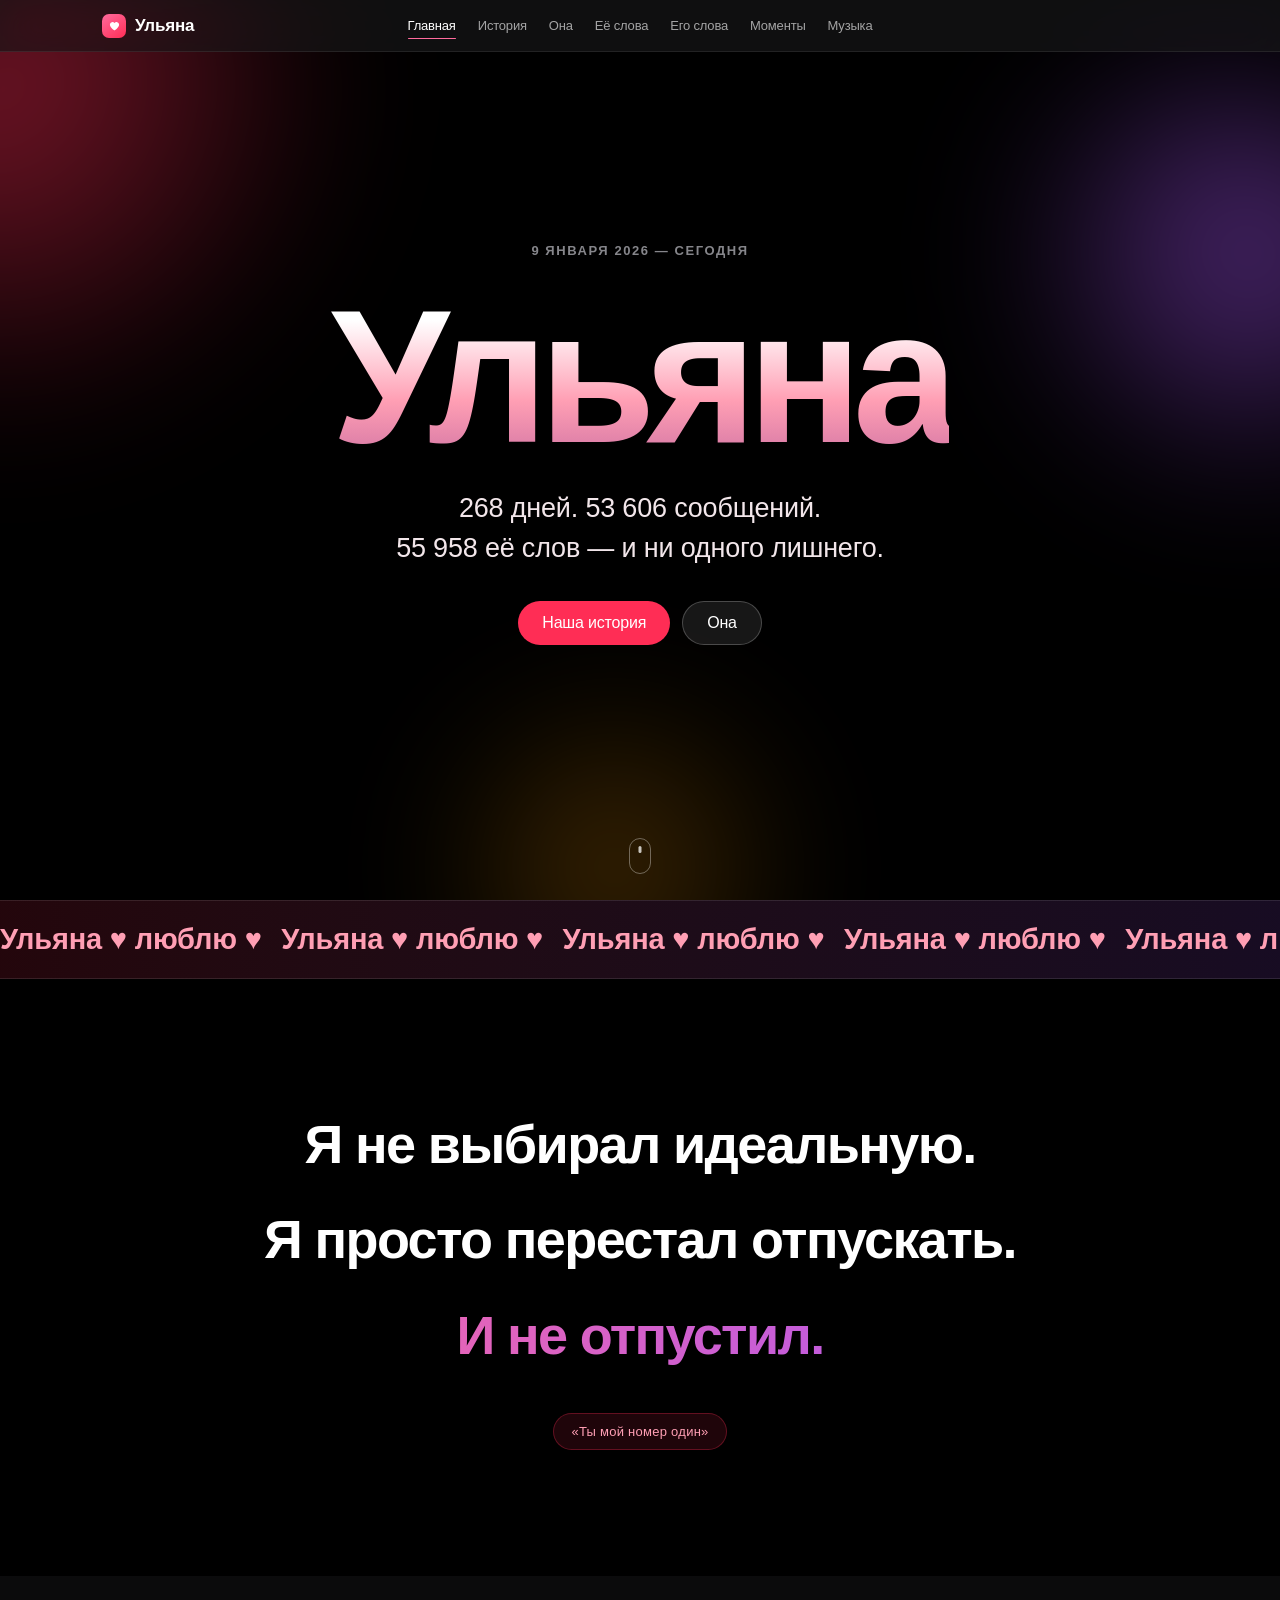
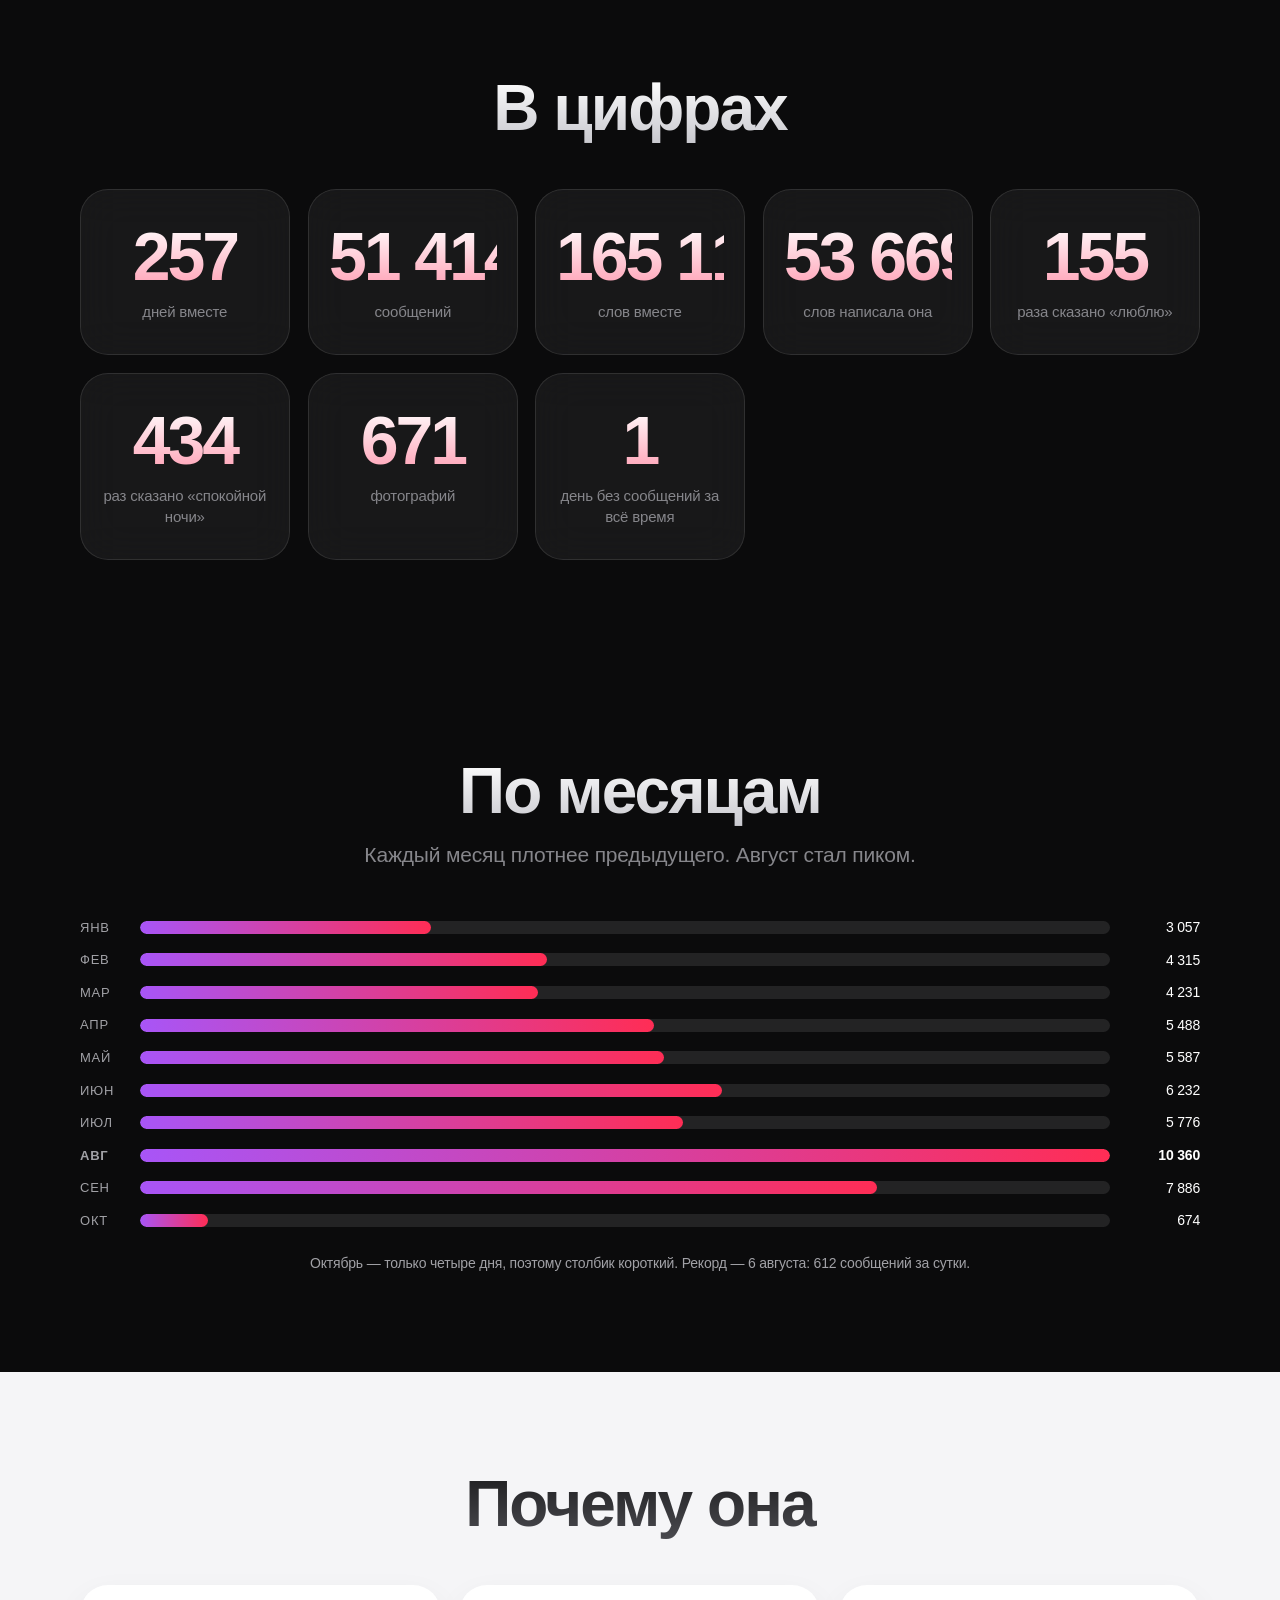
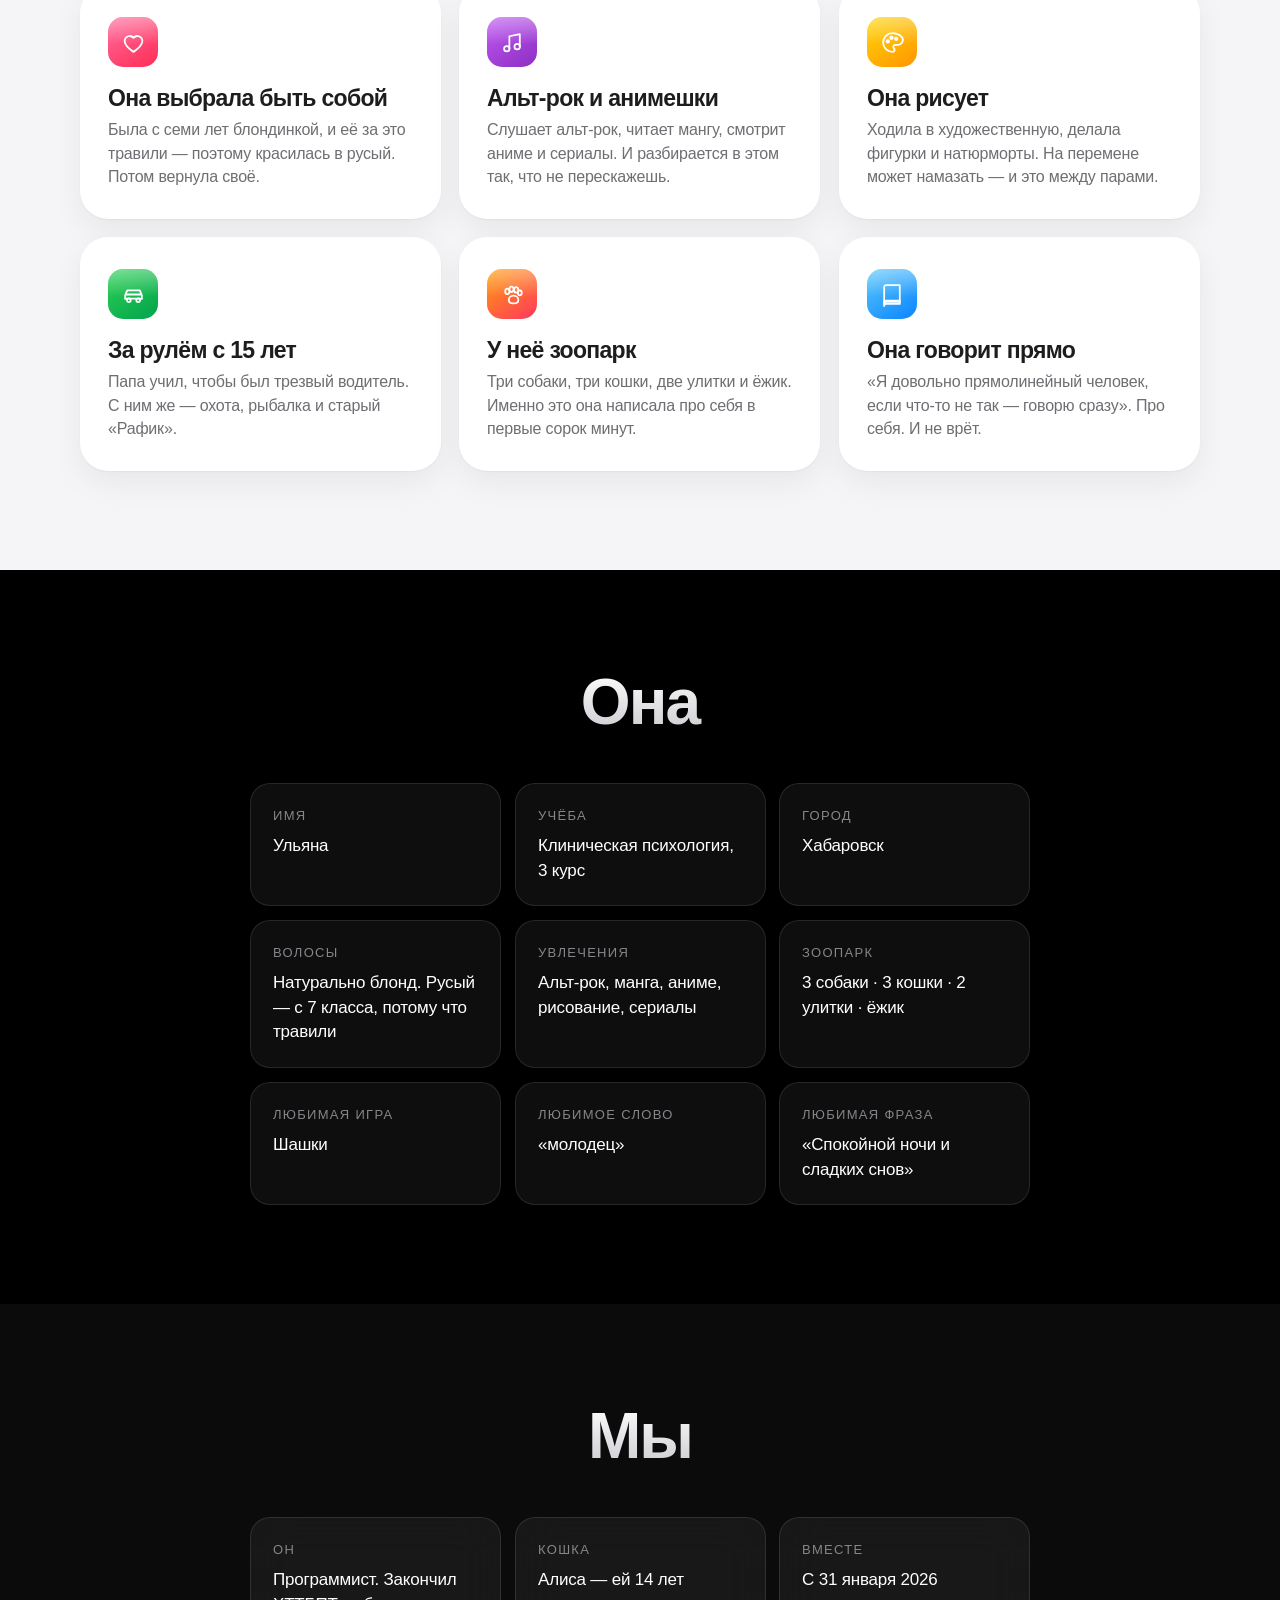
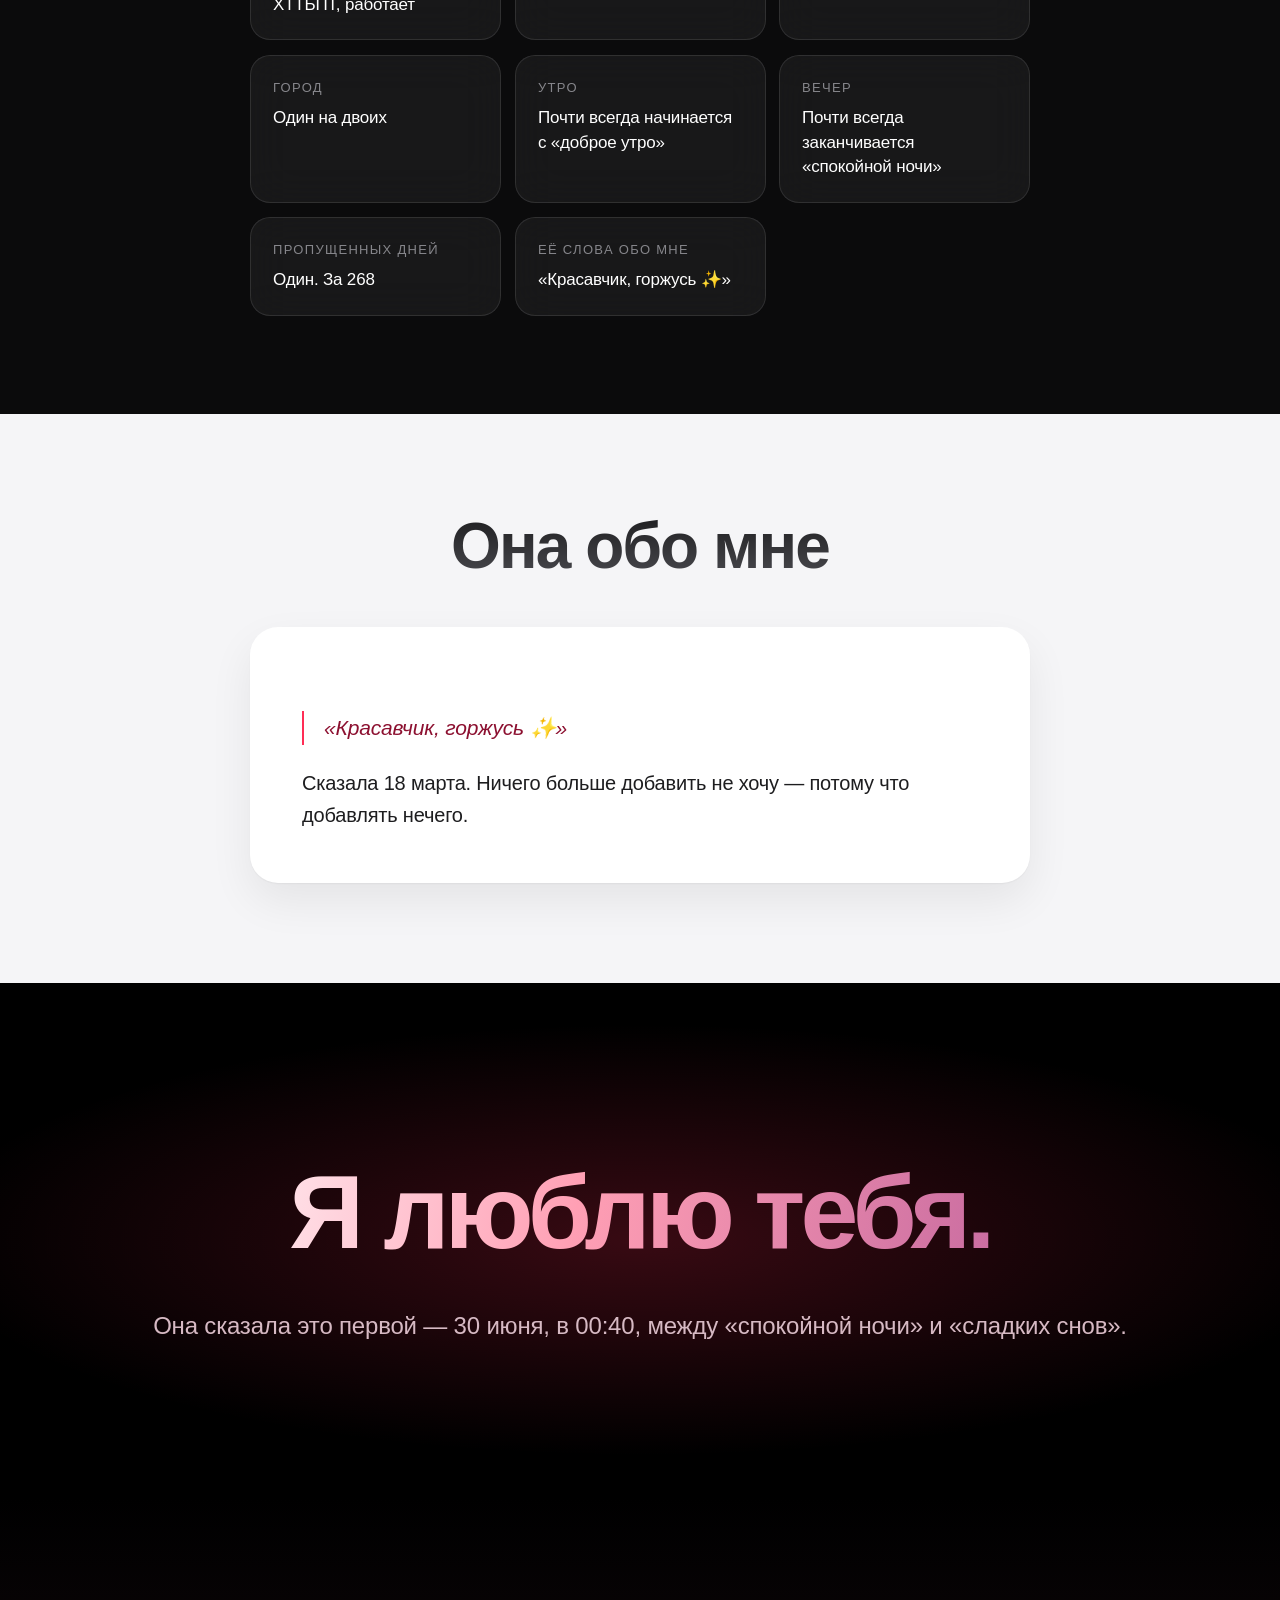
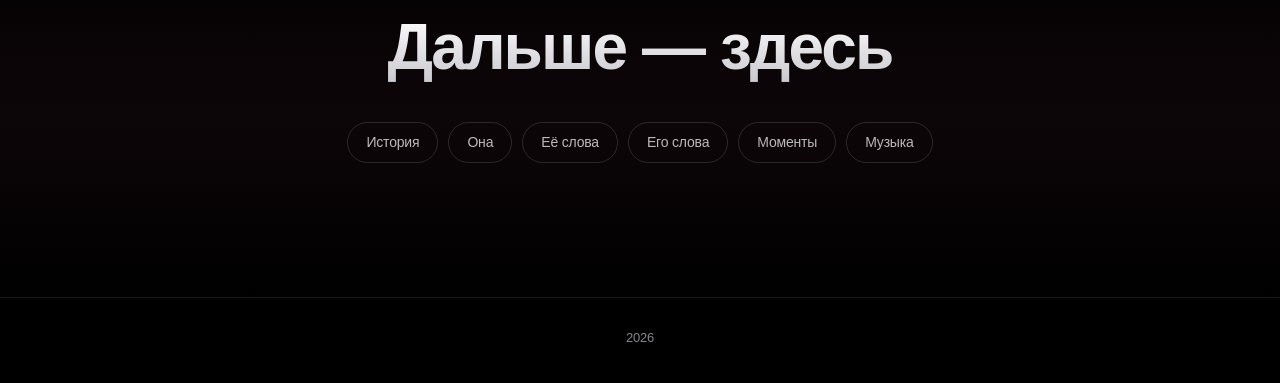
<file: index.html>
<!doctype html>
<html lang="ru">
<head>
<meta charset="utf-8">
<meta name="robots" content="noindex, nofollow, noarchive, nosnippet">
<meta name="viewport" content="width=device-width, initial-scale=1">
<title>Ульяна</title>
<meta name="description" content="Ульяна. 268 дней, 53 606 сообщений и 55 958 её слов.">
<link rel="stylesheet" href="styles.css?v=84edb5fe">
</head>
<body data-page="home">

<div class="progress" aria-hidden="true"></div>

<header class="nav">
  <nav class="nav__inner">
    <a class="nav__mark" href="index.html?v=84edb5fe">
      <span class="nav__glyph"><svg viewBox="0 0 24 24" aria-hidden="true"><path d="M12 21s-8.5-5.2-8.5-11A4.8 4.8 0 0 1 12 7.6 4.8 4.8 0 0 1 20.5 10c0 5.8-8.5 11-8.5 11z"/></svg></span>
      <span class="nav__name">Ульяна</span>
    </a>
    <ul class="nav__links">
      <li><a href="index.html?v=84edb5fe" data-nav="home">Главная</a></li>
      <li><a href="story.html?v=84edb5fe" data-nav="story">История</a></li>
      <li><a href="about.html?v=84edb5fe" data-nav="about">Она</a></li>
      <li><a href="quotes.html?v=84edb5fe" data-nav="quotes">Её слова</a></li>
      <li><a href="his.html?v=84edb5fe" data-nav="his">Его слова</a></li>
      <li><a href="moments.html?v=84edb5fe" data-nav="moments">Моменты</a></li>
      <li><a href="music.html?v=84edb5fe" data-nav="music">Музыка</a></li>
    </ul>
    <button class="nav__burger" aria-label="Меню" aria-expanded="false"><span></span></button>
  </nav>
  <div class="nav__mobile">
    <a href="index.html?v=84edb5fe">Главная</a>
    <a href="story.html?v=84edb5fe">История</a>
    <a href="about.html?v=84edb5fe">Она</a>
    <a href="quotes.html?v=84edb5fe">Её слова</a>
    <a href="his.html?v=84edb5fe">Его слова</a>
    <a href="moments.html?v=84edb5fe">Моменты</a>
    <a href="music.html?v=84edb5fe">Музыка</a>
  </div>
</header>

<main>

  <section class="hero" id="hero">
    <div class="orb orb--1" data-parallax="0.15"></div>
    <div class="orb orb--2" data-parallax="0.08"></div>
    <div class="orb orb--3" data-parallax="0.21"></div>
    <div class="hero__inner">
      <p class="eyebrow" data-reveal>9 января 2026 — сегодня</p>
      <h1 class="hero__title">Ульяна</h1>
      <p class="hero__sub" data-reveal>
        268 дней. 53 606 сообщений.<br>
        55 958 её слов — и ни одного лишнего.
      </p>
      <div class="hero__actions" data-reveal>
        <a class="btn" href="story.html?v=84edb5fe">Наша история</a>
        <a class="btn btn--ghost" href="about.html?v=84edb5fe">Она</a>
      </div>
    </div>
    <div class="scroll-hint" aria-hidden="true"><span></span></div>
  </section>

  <div class="marquee" aria-hidden="true">
    <div class="marquee__track">
      <span>Ульяна&nbsp;♥&nbsp;люблю&nbsp;♥&nbsp;</span><span>Ульяна&nbsp;♥&nbsp;люблю&nbsp;♥&nbsp;</span><span>Ульяна&nbsp;♥&nbsp;люблю&nbsp;♥&nbsp;</span><span>Ульяна&nbsp;♥&nbsp;люблю&nbsp;♥&nbsp;</span><span>Ульяна&nbsp;♥&nbsp;люблю&nbsp;♥&nbsp;</span><span>Ульяна&nbsp;♥&nbsp;люблю&nbsp;♥&nbsp;</span><span>Ульяна&nbsp;♥&nbsp;люблю&nbsp;♥&nbsp;</span><span>Ульяна&nbsp;♥&nbsp;люблю&nbsp;♥&nbsp;</span><span>Ульяна&nbsp;♥&nbsp;люблю&nbsp;♥&nbsp;</span><span>Ульяна&nbsp;♥&nbsp;люблю&nbsp;♥&nbsp;</span><span>Ульяна&nbsp;♥&nbsp;люблю&nbsp;♥&nbsp;</span><span>Ульяна&nbsp;♥&nbsp;люблю&nbsp;♥&nbsp;</span><span>Ульяна&nbsp;♥&nbsp;люблю&nbsp;♥&nbsp;</span><span>Ульяна&nbsp;♥&nbsp;люблю&nbsp;♥&nbsp;</span><span>Ульяна&nbsp;♥&nbsp;люблю&nbsp;♥&nbsp;</span><span>Ульяна&nbsp;♥&nbsp;люблю&nbsp;♥&nbsp;</span><span>Ульяна&nbsp;♥&nbsp;люблю&nbsp;♥&nbsp;</span><span>Ульяна&nbsp;♥&nbsp;люблю&nbsp;♥&nbsp;</span><span>Ульяна&nbsp;♥&nbsp;люблю&nbsp;♥&nbsp;</span><span>Ульяна&nbsp;♥&nbsp;люблю&nbsp;♥&nbsp;</span><span>Ульяна&nbsp;♥&nbsp;люблю&nbsp;♥&nbsp;</span><span>Ульяна&nbsp;♥&nbsp;люблю&nbsp;♥&nbsp;</span><span>Ульяна&nbsp;♥&nbsp;люблю&nbsp;♥&nbsp;</span><span>Ульяна&nbsp;♥&nbsp;люблю&nbsp;♥&nbsp;</span>
    </div>
  </div>

  <section class="statement">
    <p class="statement__line" data-reveal>Я не выбирал идеальную.</p>
    <p class="statement__line" data-reveal>Я просто перестал отпускать.</p>
    <p class="statement__line grad-rose" data-reveal>И не отпустил.</p>
    <div class="statement__foot" data-reveal>
      <span class="pill">«Ты мой номер один»</span>
    </div>
  </section>

  <section class="section section--dark" id="stats">
    <div class="wrap">
      <div class="section-head">
        <h2 class="h2" data-reveal>В цифрах</h2>
      </div>
      <div class="stats__grid">
        <div class="stat" data-reveal>
          <div class="stat__num"><span data-count="268">268</span></div>
          <div class="stat__label">дней вместе</div>
        </div>
        <div class="stat" data-reveal>
          <div class="stat__num"><span data-count="53606">53 606</span></div>
          <div class="stat__label">сообщений</div>
        </div>
        <div class="stat" data-reveal>
          <div class="stat__num"><span data-count="172159">172 159</span></div>
          <div class="stat__label">слов вместе</div>
        </div>
        <div class="stat" data-reveal>
          <div class="stat__num"><span data-count="55958">55 958</span></div>
          <div class="stat__label">слов написала она</div>
        </div>
        <div class="stat" data-reveal>
          <div class="stat__num"><span data-count="162">162</span></div>
          <div class="stat__label">раза сказано «люблю»</div>
        </div>
        <div class="stat" data-reveal>
          <div class="stat__num"><span data-count="452">452</span></div>
          <div class="stat__label">раз сказано «спокойной ночи»</div>
        </div>
        <div class="stat" data-reveal>
          <div class="stat__num"><span data-count="700">700</span></div>
          <div class="stat__label">фотографий</div>
        </div>
        <div class="stat" data-reveal>
          <div class="stat__num">1</div>
          <div class="stat__label">день без сообщений за всё время</div>
        </div>
      </div>
    </div>
  </section>

  <section class="section section--dark" id="months">
    <div class="wrap">
      <div class="section-head">
        <h2 class="h2" data-reveal>По месяцам</h2>
        <p class="lead" data-reveal>Каждый месяц плотнее предыдущего. Август стал пиком.</p>
      </div>
      <div class="mbars" data-reveal>
        <div class="mrow"><span class="mrow__m">янв</span><div class="mrow__bar"><div class="mrow__fill" style="--w:30%"></div></div><span class="mrow__v">3 057</span></div>
        <div class="mrow"><span class="mrow__m">фев</span><div class="mrow__bar"><div class="mrow__fill" style="--w:42%"></div></div><span class="mrow__v">4 315</span></div>
        <div class="mrow"><span class="mrow__m">мар</span><div class="mrow__bar"><div class="mrow__fill" style="--w:41%"></div></div><span class="mrow__v">4 231</span></div>
        <div class="mrow"><span class="mrow__m">апр</span><div class="mrow__bar"><div class="mrow__fill" style="--w:53%"></div></div><span class="mrow__v">5 488</span></div>
        <div class="mrow"><span class="mrow__m">май</span><div class="mrow__bar"><div class="mrow__fill" style="--w:54%"></div></div><span class="mrow__v">5 587</span></div>
        <div class="mrow"><span class="mrow__m">июн</span><div class="mrow__bar"><div class="mrow__fill" style="--w:60%"></div></div><span class="mrow__v">6 232</span></div>
        <div class="mrow"><span class="mrow__m">июл</span><div class="mrow__bar"><div class="mrow__fill" style="--w:56%"></div></div><span class="mrow__v">5 776</span></div>
        <div class="mrow mrow--peak"><span class="mrow__m">авг</span><div class="mrow__bar"><div class="mrow__fill" style="--w:100%"></div></div><span class="mrow__v">10 360</span></div>
        <div class="mrow"><span class="mrow__m">сен</span><div class="mrow__bar"><div class="mrow__fill" style="--w:76%"></div></div><span class="mrow__v">7 886</span></div>
        <div class="mrow"><span class="mrow__m">окт</span><div class="mrow__bar"><div class="mrow__fill" style="--w:7%"></div></div><span class="mrow__v">674</span></div>
      </div>
      <p class="mbars__note" data-reveal>Октябрь — только четыре дня, поэтому столбик короткий. Рекорд — 6 августа: 612 сообщений за сутки.</p>
    </div>
  </section>

  <section class="section section--light" id="reasons">
    <div class="wrap">
      <div class="section-head">
        <h2 class="h2" data-reveal>Почему она</h2>
      </div>
      <div class="cards">
        <article class="card" data-tilt data-reveal>
          <div class="card__icon i-rose"><svg viewBox="0 0 24 24"><path d="M12 21s-8.5-5.2-8.5-11A4.8 4.8 0 0 1 12 7.6 4.8 4.8 0 0 1 20.5 10c0 5.8-8.5 11-8.5 11z" class="fill"/></svg></div>
          <h3>Она выбрала быть собой</h3>
          <p>Была с семи лет блондинкой, и её за это травили — поэтому красилась в русый. Потом вернула своё.</p>
        </article>
        <article class="card" data-tilt data-reveal>
          <div class="card__icon i-music"><svg viewBox="0 0 24 24"><path d="M9 18V6l10-2v12"/><circle cx="6.5" cy="18" r="2.6"/><circle cx="16.5" cy="16" r="2.6"/></svg></div>
          <h3>Альт-рок и анимешки</h3>
          <p>Слушает альт-рок, читает мангу, смотрит аниме и сериалы. И разбирается в этом так, что не перескажешь.</p>
        </article>
        <article class="card" data-tilt data-reveal>
          <div class="card__icon i-brush"><svg viewBox="0 0 24 24"><path d="M12 3a9 9 0 1 0 0 18c1.1 0 2-.9 2-2 0-.5-.2-1-.6-1.4-.4-.4-.6-.9-.6-1.4 0-1.1.9-2 2-2h2.1A4.9 4.9 0 0 0 22 9.2C21.4 5.6 17 3 12 3z"/><circle cx="7.5" cy="11" r="1.2"/><circle cx="11" cy="7.5" r="1.2"/><circle cx="15.5" cy="8.5" r="1.2"/></svg></div>
          <h3>Она рисует</h3>
          <p>Ходила в художественную, делала фигурки и натюрморты. На перемене может намазать — и это между парами.</p>
        </article>
        <article class="card" data-tilt data-reveal>
          <div class="card__icon i-car"><svg viewBox="0 0 24 24"><path d="M4 16v-3.2L6 8h12l2 4.8V16"/><path d="M4 16h16"/><circle cx="7.5" cy="17.5" r="1.8"/><circle cx="16.5" cy="17.5" r="1.8"/><path d="M5 12h14"/></svg></div>
          <h3>За рулём с 15 лет</h3>
          <p>Папа учил, чтобы был трезвый водитель. С ним же — охота, рыбалка и старый «Рафик».</p>
        </article>
        <article class="card" data-tilt data-reveal>
          <div class="card__icon i-paw"><svg viewBox="0 0 24 24"><ellipse cx="7" cy="9" rx="2" ry="2.6"/><ellipse cx="11" cy="7" rx="2" ry="2.6"/><ellipse cx="15.5" cy="7.6" rx="2" ry="2.6"/><ellipse cx="19" cy="10.4" rx="1.9" ry="2.4"/><path d="M13 13c2.6 0 4.6 2 4.6 4.2 0 2-1.7 3.3-4.6 3.3S8.4 19.2 8.4 17.2C8.4 15 10.4 13 13 13z"/></svg></div>
          <h3>У неё зоопарк</h3>
          <p>Три собаки, три кошки, две улитки и ёжик. Именно это она написала про себя в первые сорок минут.</p>
        </article>
        <article class="card" data-tilt data-reveal>
          <div class="card__icon i-book"><svg viewBox="0 0 24 24"><path d="M4 4.5A2 2 0 0 1 6 3h13v16H6a2 2 0 0 0-2 2z"/><path d="M4 19.5A2 2 0 0 1 6 18h13v3H6a2 2 0 0 0-2 2z"/></svg></div>
          <h3>Она говорит прямо</h3>
          <p>«Я довольно прямолинейный человек, если что-то не так — говорю сразу». Про себя. И не врёт.</p>
        </article>
      </div>
    </div>
  </section>

  <section class="section">
    <div class="wrap wrap--narrow">
      <div class="section-head">
        <h2 class="h2" data-reveal>Она</h2>
      </div>
      <dl class="facts">
        <div class="fact" data-reveal><dt>Имя</dt><dd>Ульяна</dd></div>
        <div class="fact" data-reveal><dt>Учёба</dt><dd>Клиническая психология, 3 курс</dd></div>
        <div class="fact" data-reveal><dt>Город</dt><dd>Хабаровск</dd></div>
        <div class="fact" data-reveal><dt>Волосы</dt><dd>Натурально блонд. Русый — с 7 класса, потому что травили</dd></div>
        <div class="fact" data-reveal><dt>Увлечения</dt><dd>Альт-рок, манга, аниме, рисование, сериалы</dd></div>
        <div class="fact" data-reveal><dt>Зоопарк</dt><dd>3 собаки · 3 кошки · 2 улитки · ёжик</dd></div>
        <div class="fact" data-reveal><dt>Любимая игра</dt><dd>Шашки</dd></div>
        <div class="fact" data-reveal><dt>Любимое слово</dt><dd>«молодец»</dd></div>
        <div class="fact" data-reveal><dt>Любимая фраза</dt><dd>«Спокойной ночи и сладких снов»</dd></div>
      </dl>
    </div>
  </section>

  <section class="section section--dark">
    <div class="wrap wrap--narrow">
      <div class="section-head">
        <h2 class="h2" data-reveal>Мы</h2>
      </div>
      <dl class="facts">
        <div class="fact" data-reveal><dt>Он</dt><dd>Программист. Закончил ХТТБПТ, работает</dd></div>
        <div class="fact" data-reveal><dt>Кошка</dt><dd>Алиса — ей 14 лет</dd></div>
        <div class="fact" data-reveal><dt>Вместе</dt><dd>С 31 января 2026</dd></div>
        <div class="fact" data-reveal><dt>Город</dt><dd>Один на двоих</dd></div>
        <div class="fact" data-reveal><dt>Утро</dt><dd>Почти всегда начинается с «доброе утро»</dd></div>
        <div class="fact" data-reveal><dt>Вечер</dt><dd>Почти всегда заканчивается «спокойной ночи»</dd></div>
        <div class="fact" data-reveal><dt>Пропущенных дней</dt><dd>Один. За 268</dd></div>
        <div class="fact" data-reveal><dt>Её слова обо мне</dt><dd>«Красавчик, горжусь ✨»</dd></div>
      </dl>
    </div>
  </section>

  <section class="section section--light on-light">
    <div class="wrap wrap--narrow">
      <div class="section-head">
        <h2 class="h2" data-reveal>Она обо мне</h2>
      </div>
      <div class="prose" data-reveal style="margin-top:0">
        <p class="q" style="margin-top:0">«Красавчик, горжусь ✨»</p>
        <p>Сказала 18 марта. Ничего больше добавить не хочу — потому что добавлять нечего.</p>
      </div>
    </div>
  </section>

  <section class="mainline">
    <p class="mainline__text" data-reveal>Я люблю тебя.</p>
    <p class="mainline__sub" data-reveal>Она сказала это первой — 30 июня, в 00:40, между «спокойной ночи» и «сладких снов».</p>
  </section>

  <section class="cta">
    <h2 class="h2" data-reveal>Дальше — здесь</h2>
    <div class="cta__nav" data-reveal>
      <a href="story.html?v=84edb5fe">История</a>
      <a href="about.html?v=84edb5fe">Она</a>
      <a href="quotes.html?v=84edb5fe">Её слова</a>
      <a href="his.html?v=84edb5fe">Его слова</a>
      <a href="moments.html?v=84edb5fe">Моменты</a>
      <a href="music.html?v=84edb5fe">Музыка</a>
    </div>
  </section>

</main>

<footer class="footer">
  <p><span id="year">2026</span></p>
</footer>

<button class="totop" aria-label="Наверх">↑</button>
<script src="script.js?v=84edb5fe"></script>
</body>
</html>
</file>
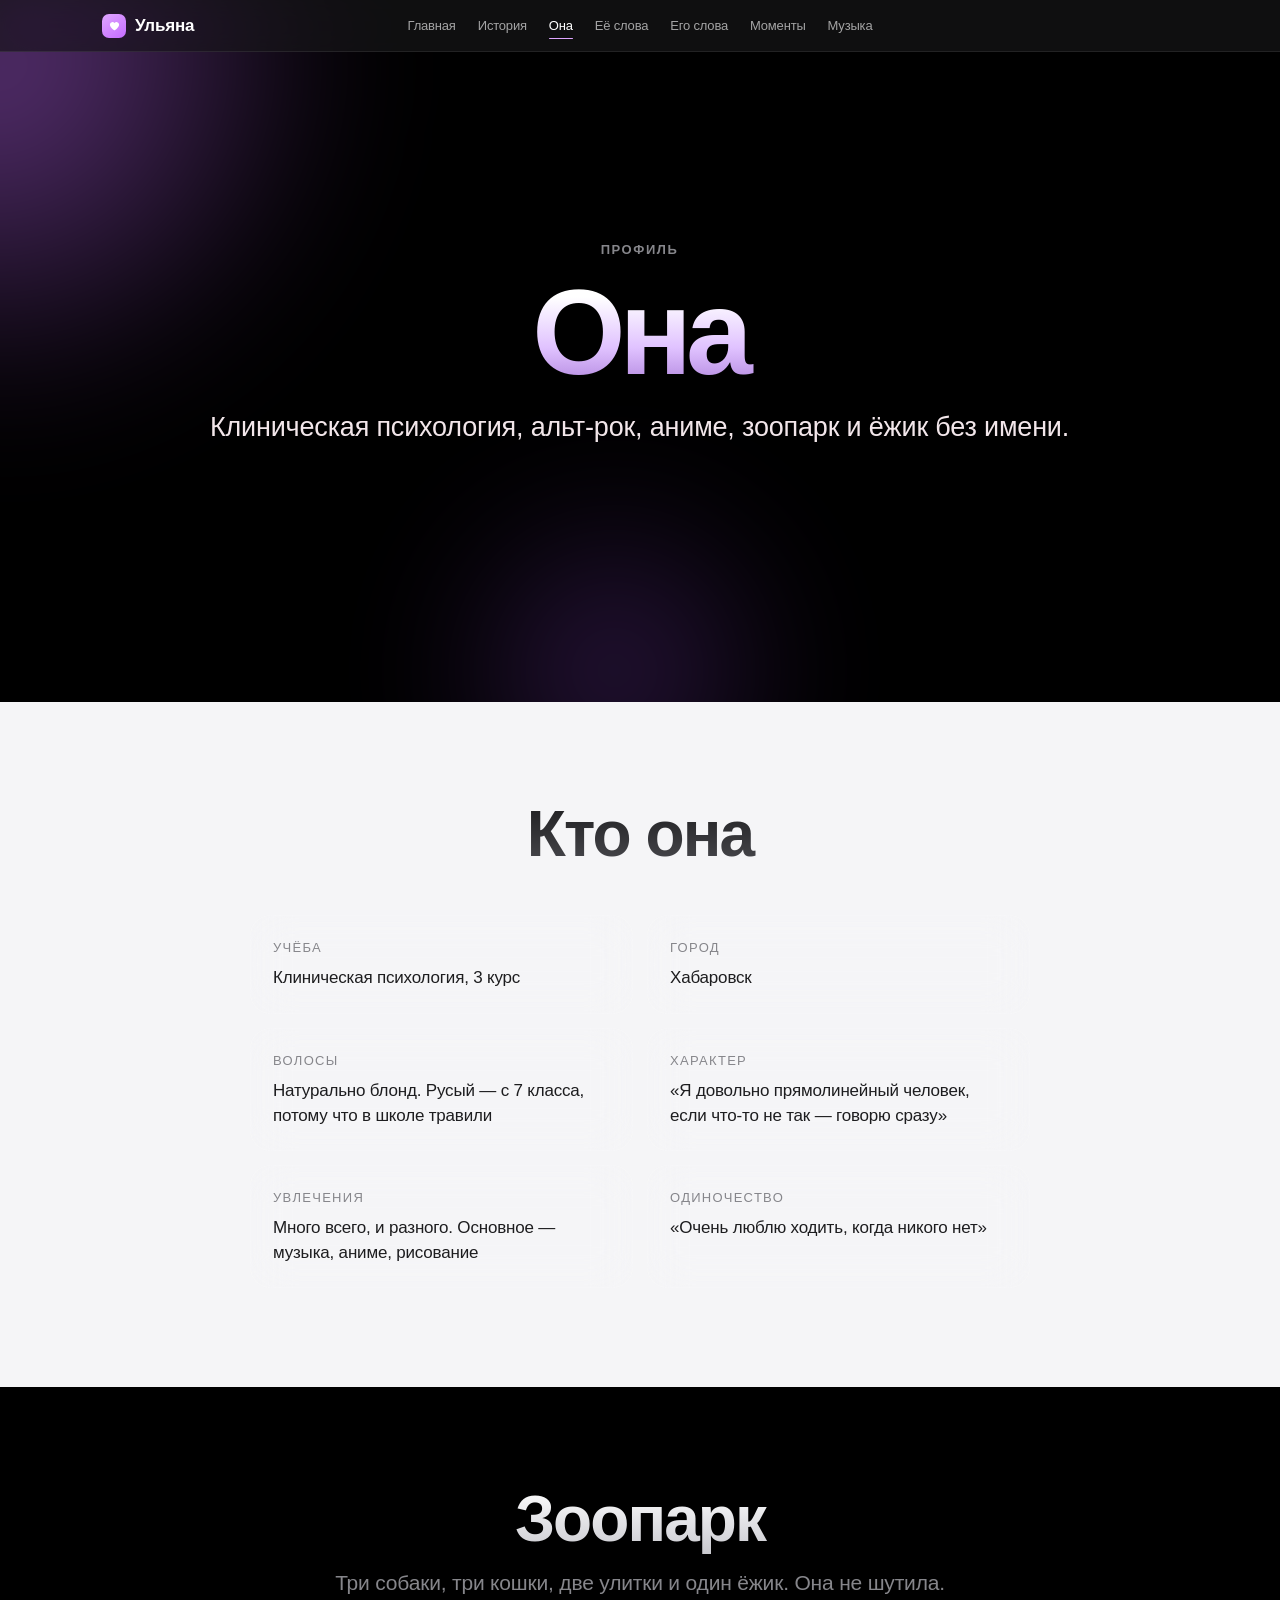
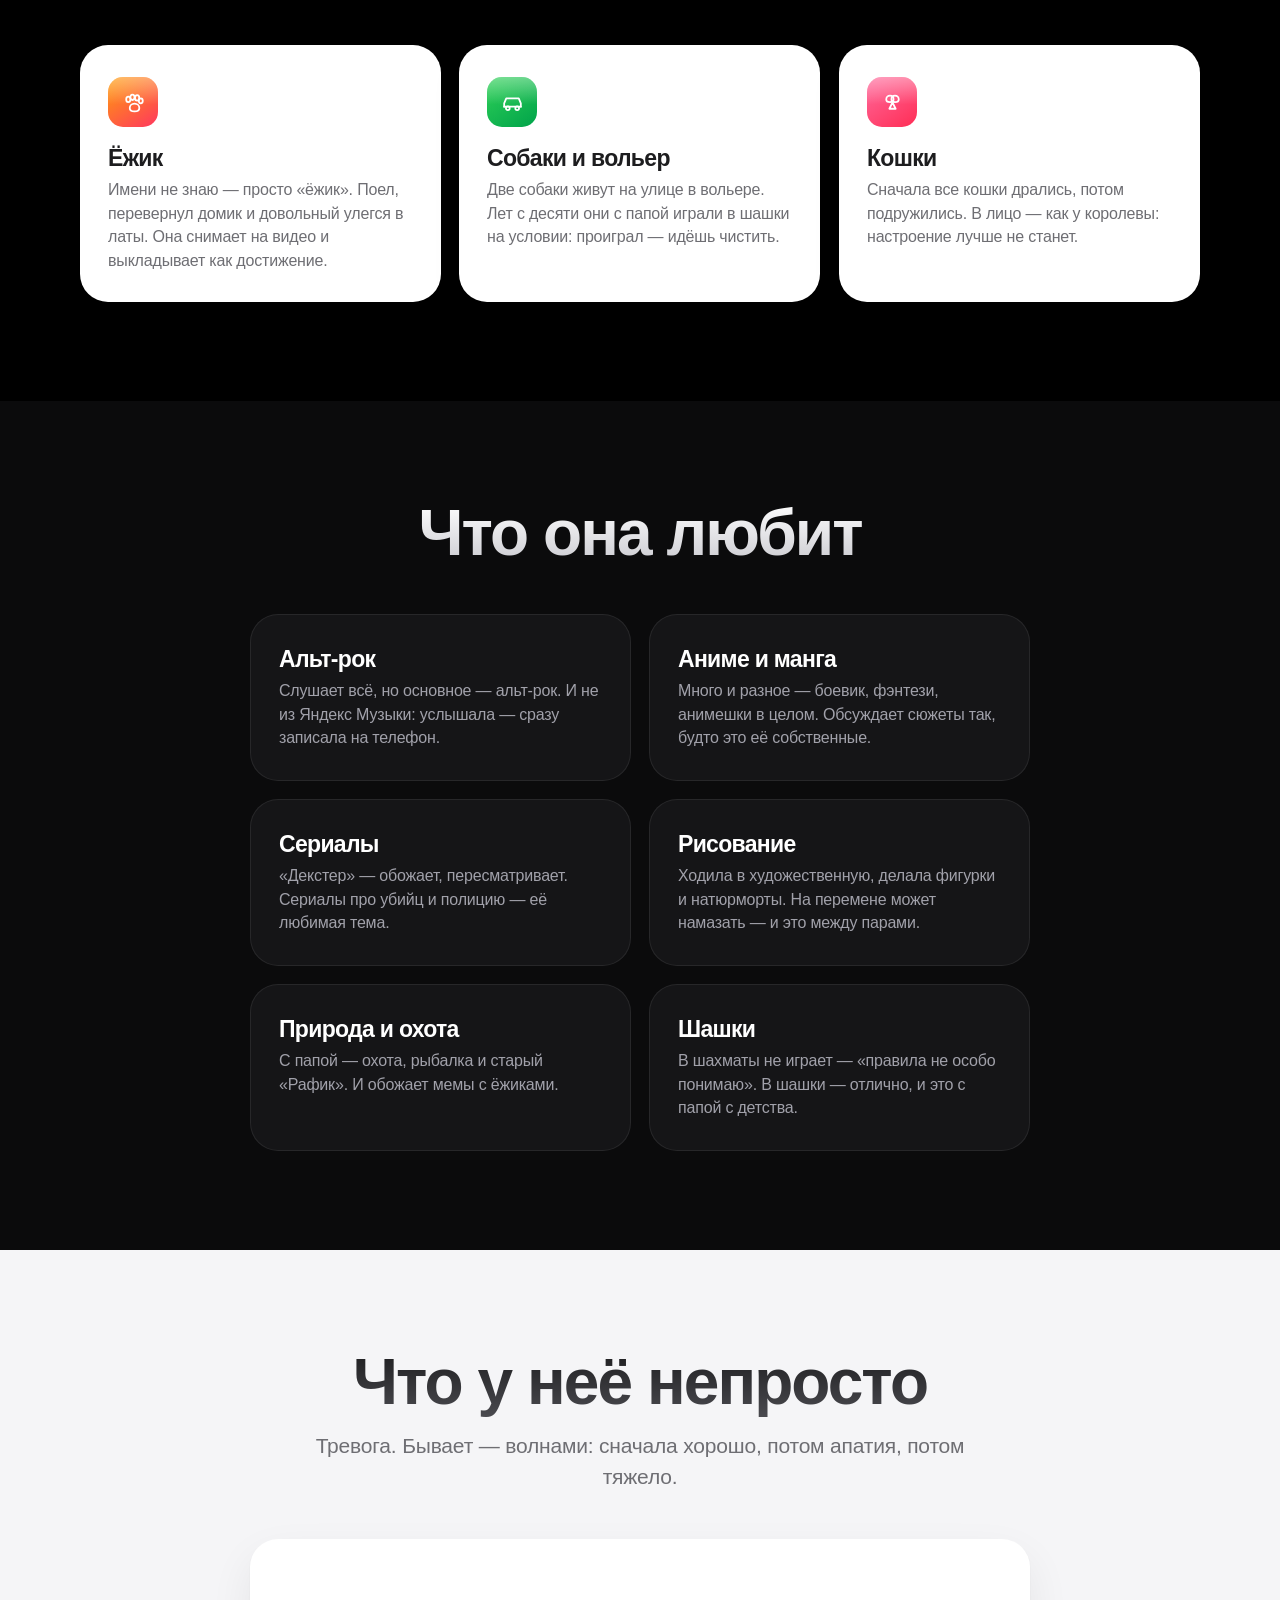
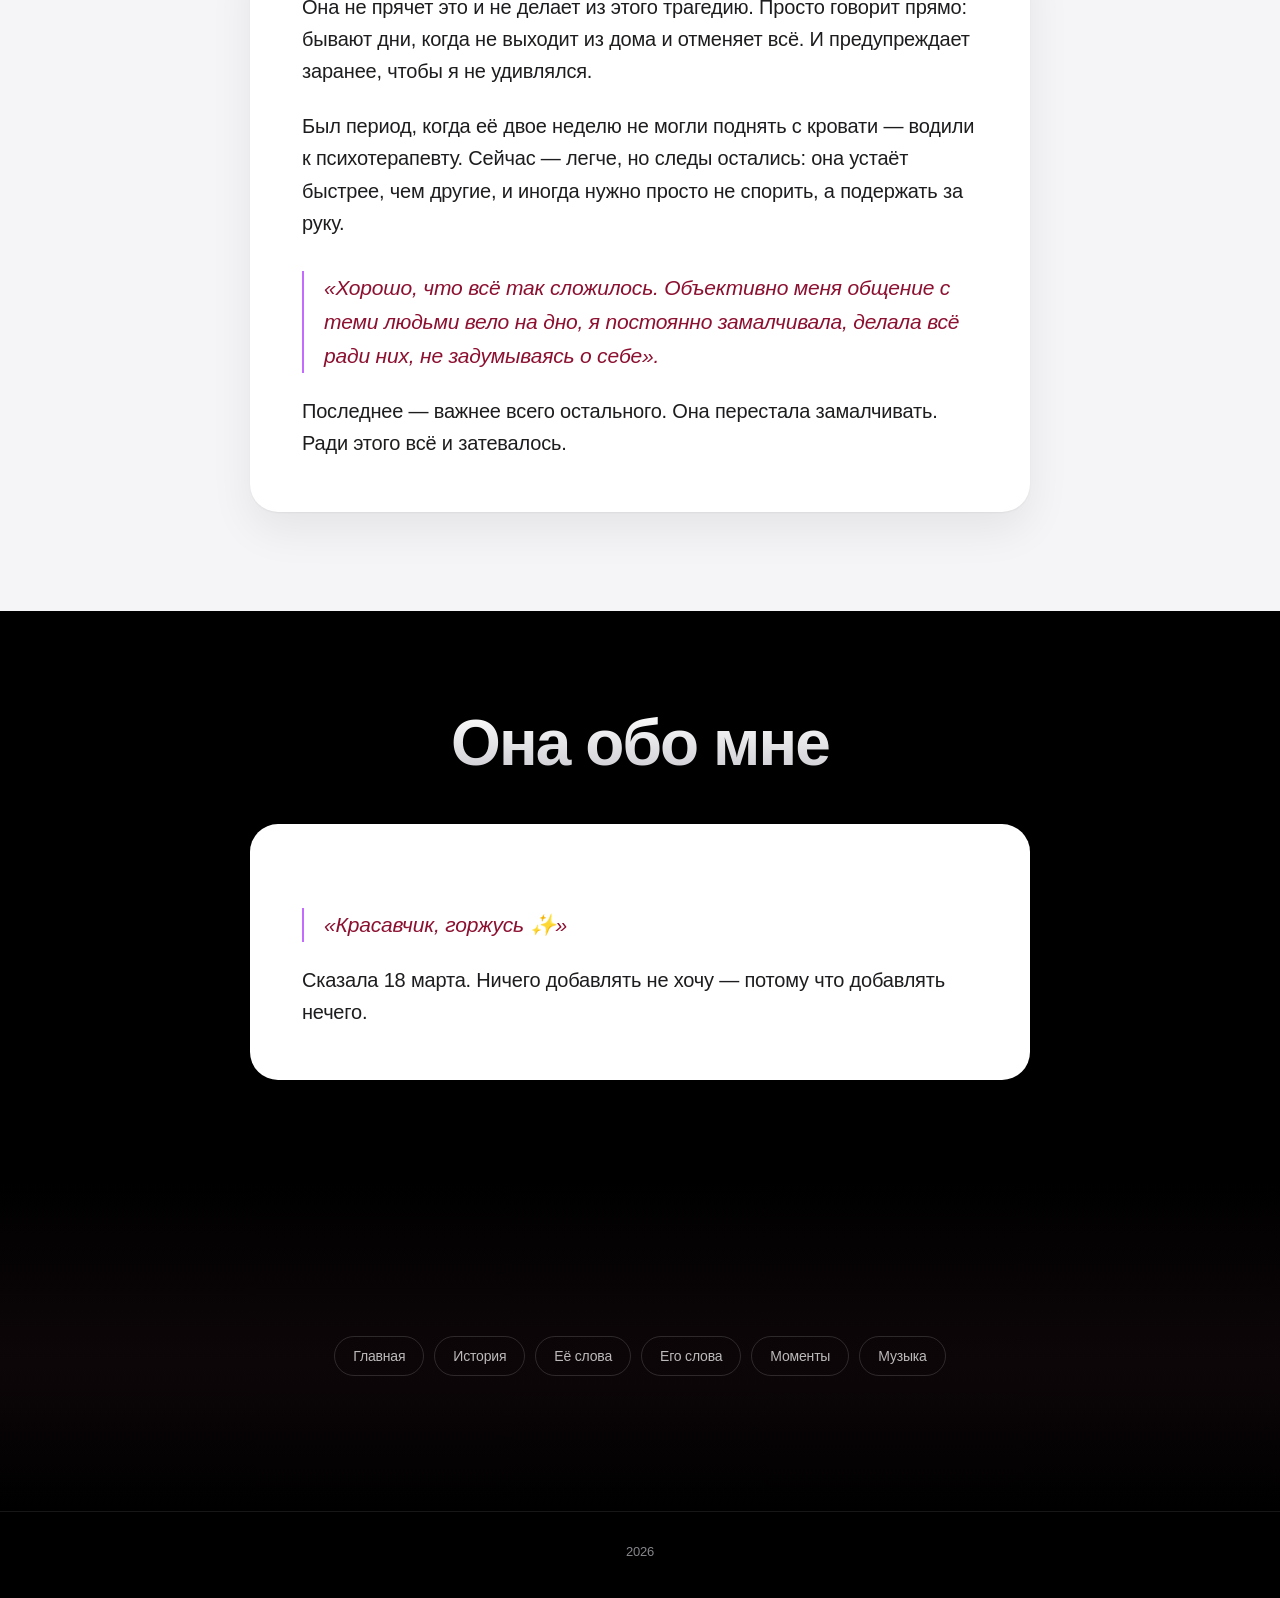
<file: about.html>
<!doctype html>
<html lang="ru">
<head>
<meta charset="utf-8">
<meta name="robots" content="noindex, nofollow, noarchive, nosnippet">
<meta name="viewport" content="width=device-width, initial-scale=1">
<title>Она</title>
<meta name="description" content="Она: клиническая психология, альт-рок, аниме, зоопарк и спокойное «доброе утро» каждое утро.">
<link rel="stylesheet" href="styles.css?v=84edb5fe">
</head>
<body data-page="about">

<div class="progress" aria-hidden="true"></div>

<header class="nav">
  <nav class="nav__inner">
    <a class="nav__mark" href="index.html?v=84edb5fe">
      <span class="nav__glyph"><svg viewBox="0 0 24 24"><path d="M12 21s-8.5-5.2-8.5-11A4.8 4.8 0 0 1 12 7.6 4.8 4.8 0 0 1 20.5 10c0 5.8-8.5 11-8.5 11z"/></svg></span>
      <span class="nav__name">Ульяна</span>
    </a>
    <ul class="nav__links">
      <li><a href="index.html?v=84edb5fe" data-nav="home">Главная</a></li>
      <li><a href="story.html?v=84edb5fe" data-nav="story">История</a></li>
      <li><a href="about.html?v=84edb5fe" data-nav="about">Она</a></li>
      <li><a href="quotes.html?v=84edb5fe" data-nav="quotes">Её слова</a></li>
      <li><a href="his.html?v=84edb5fe" data-nav="his">Его слова</a></li>
      <li><a href="moments.html?v=84edb5fe" data-nav="moments">Моменты</a></li>
      <li><a href="music.html?v=84edb5fe" data-nav="music">Музыка</a></li>
    </ul>
    <button class="nav__burger" aria-label="Меню" aria-expanded="false"><span></span></button>
  </nav>
  <div class="nav__mobile">
    <a href="index.html?v=84edb5fe">Главная</a>
    <a href="story.html?v=84edb5fe">История</a>
    <a href="about.html?v=84edb5fe">Она</a>
    <a href="quotes.html?v=84edb5fe">Её слова</a>
    <a href="his.html?v=84edb5fe">Его слова</a>
    <a href="moments.html?v=84edb5fe">Моменты</a>
    <a href="music.html?v=84edb5fe">Музыка</a>
  </div>
</header>

<main>

  <section class="hero hero--short hero--page">
    <div class="orb orb--1" data-parallax="0.12"></div>
    <div class="orb orb--3" data-parallax="0.16"></div>
    <div class="hero__inner">
      <p class="eyebrow" data-reveal>Профиль</p>
      <h1 class="hero__title">Она</h1>
      <p class="hero__sub" data-reveal>Клиническая психология, альт-рок, аниме, зоопарк и ёжик без имени.</p>
    </div>
  </section>

  <section class="section section--light on-light">
    <div class="wrap wrap--narrow">
      <div class="section-head">
        <h2 class="h2" data-reveal>Кто она</h2>
      </div>
      <div class="facts" style="grid-template-columns:repeat(auto-fit,minmax(280px,1fr))">
        <div class="fact" data-reveal><dt>Учёба</dt><dd>Клиническая психология, 3 курс</dd></div>
        <div class="fact" data-reveal><dt>Город</dt><dd>Хабаровск</dd></div>
        <div class="fact" data-reveal><dt>Волосы</dt><dd>Натурально блонд. Русый — с 7 класса, потому что в школе травили</dd></div>
        <div class="fact" data-reveal><dt>Характер</dt><dd>«Я довольно прямолинейный человек, если что-то не так — говорю сразу»</dd></div>
        <div class="fact" data-reveal><dt>Увлечения</dt><dd>Много всего, и разного. Основное — музыка, аниме, рисование</dd></div>
        <div class="fact" data-reveal><dt>Одиночество</dt><dd>«Очень люблю ходить, когда никого нет»</dd></div>
      </div>
    </div>
  </section>

  <section class="section">
    <div class="wrap">
      <div class="section-head">
        <h2 class="h2" data-reveal>Зоопарк</h2>
        <p class="lead" data-reveal>Три собаки, три кошки, две улитки и один ёжик. Она не шутила.</p>
      </div>
      <div class="cards">
        <article class="card" data-tilt data-reveal>
          <div class="card__icon i-paw"><svg viewBox="0 0 24 24"><ellipse cx="7" cy="9" rx="2" ry="2.6"/><ellipse cx="11" cy="7" rx="2" ry="2.6"/><ellipse cx="15.5" cy="7.6" rx="2" ry="2.6"/><ellipse cx="19" cy="10.4" rx="1.9" ry="2.4"/><path d="M13 13c2.6 0 4.6 2 4.6 4.2 0 2-1.7 3.3-4.6 3.3S8.4 19.2 8.4 17.2C8.4 15 10.4 13 13 13z"/></svg></div>
          <h3>Ёжик</h3>
          <p>Имени не знаю — просто «ёжик». Поел, перевернул домик и довольный улегся в латы. Она снимает на видео и выкладывает как достижение.</p>
        </article>
        <article class="card" data-tilt data-reveal>
          <div class="card__icon i-car"><svg viewBox="0 0 24 24"><path d="M4 16v-3.2L6 8h12l2 4.8V16"/><path d="M4 16h16"/><circle cx="7.5" cy="17.5" r="1.8"/><circle cx="16.5" cy="17.5" r="1.8"/></svg></div>
          <h3>Собаки и вольер</h3>
          <p>Две собаки живут на улице в вольере. Лет с десяти они с папой играли в шашки на условии: проиграл — идёшь чистить.</p>
        </article>
        <article class="card" data-tilt data-reveal>
          <div class="card__icon i-rose"><svg viewBox="0 0 24 24"><path d="M6 9c0-2 1.6-3.6 3.6-3.6S13 7 13 9s-1.5 2.6-3.4 2.6S6 11 6 9z"/><path d="M18 9c0-2-1.6-3.6-3.6-3.6S11 7 11 9s1.5 2.6 3.4 2.6S18 11 18 9z"/><path d="M12 12l-3 6h6z"/></svg></div>
          <h3>Кошки</h3>
          <p>Сначала все кошки дрались, потом подружились. В лицо — как у королевы: настроение лучше не станет.</p>
        </article>
      </div>
    </div>
  </section>

  <section class="section section--dark">
    <div class="wrap wrap--narrow">
      <div class="section-head">
        <h2 class="h2" data-reveal>Что она любит</h2>
      </div>
      <div class="cards">
        <article class="card" data-tilt data-reveal style="background:#151517;box-shadow:none;border:1px solid rgba(255,255,255,.08)">
          <h3 style="color:#fff">Альт-рок</h3>
          <p style="color:#a1a1aa">Слушает всё, но основное — альт-рок. И не из Яндекс Музыки: услышала — сразу записала на телефон.</p>
        </article>
        <article class="card" data-tilt data-reveal style="background:#151517;box-shadow:none;border:1px solid rgba(255,255,255,.08)">
          <h3 style="color:#fff">Аниме и манга</h3>
          <p style="color:#a1a1aa">Много и разное — боевик, фэнтези, анимешки в целом. Обсуждает сюжеты так, будто это её собственные.</p>
        </article>
        <article class="card" data-tilt data-reveal style="background:#151517;box-shadow:none;border:1px solid rgba(255,255,255,.08)">
          <h3 style="color:#fff">Сериалы</h3>
          <p style="color:#a1a1aa">«Декстер» — обожает, пересматривает. Сериалы про убийц и полицию — её любимая тема.</p>
        </article>
        <article class="card" data-tilt data-reveal style="background:#151517;box-shadow:none;border:1px solid rgba(255,255,255,.08)">
          <h3 style="color:#fff">Рисование</h3>
          <p style="color:#a1a1aa">Ходила в художественную, делала фигурки и натюрморты. На перемене может намазать — и это между парами.</p>
        </article>
        <article class="card" data-tilt data-reveal style="background:#151517;box-shadow:none;border:1px solid rgba(255,255,255,.08)">
          <h3 style="color:#fff">Природа и охота</h3>
          <p style="color:#a1a1aa">С папой — охота, рыбалка и старый «Рафик». И обожает мемы с ёжиками.</p>
        </article>
        <article class="card" data-tilt data-reveal style="background:#151517;box-shadow:none;border:1px solid rgba(255,255,255,.08)">
          <h3 style="color:#fff">Шашки</h3>
          <p style="color:#a1a1aa">В шахматы не играет — «правила не особо понимаю». В шашки — отлично, и это с папой с детства.</p>
        </article>
      </div>
    </div>
  </section>

  <section class="section section--light on-light">
    <div class="wrap wrap--narrow">
      <div class="section-head">
        <h2 class="h2" data-reveal>Что у неё непросто</h2>
        <p class="lead" data-reveal>Тревога. Бывает — волнами: сначала хорошо, потом апатия, потом тяжело.</p>
      </div>
      <div class="prose">
        <p>Она не прячет это и не делает из этого трагедию. Просто говорит прямо: бывают дни, когда не выходит из дома и отменяет всё. И предупреждает заранее, чтобы я не удивлялся.</p>
        <p>Был период, когда её двое неделю не могли поднять с кровати — водили к психотерапевту. Сейчас — легче, но следы остались: она устаёт быстрее, чем другие, и иногда нужно просто не спорить, а подержать за руку.</p>
        <p class="q">«Хорошо, что всё так сложилось. Объективно меня общение с теми людьми вело на дно, я постоянно замалчивала, делала всё ради них, не задумываясь о себе».</p>
        <p>Последнее — важнее всего остального. Она перестала замалчивать. Ради этого всё и затевалось.</p>
      </div>
    </div>
  </section>

  <section class="section">
    <div class="wrap wrap--narrow">
      <div class="section-head">
        <h2 class="h2" data-reveal>Она обо мне</h2>
      </div>
      <div class="prose" data-reveal>
        <p class="q" style="margin-top:0">«Красавчик, горжусь ✨»</p>
        <p>Сказала 18 марта. Ничего добавлять не хочу — потому что добавлять нечего.</p>
      </div>
    </div>
  </section>

  <section class="cta">
    <div class="cta__nav">
      <a href="index.html?v=84edb5fe">Главная</a>
      <a href="story.html?v=84edb5fe">История</a>
      <a href="quotes.html?v=84edb5fe">Её слова</a>
      <a href="his.html?v=84edb5fe">Его слова</a>
      <a href="moments.html?v=84edb5fe">Моменты</a>
      <a href="music.html?v=84edb5fe">Музыка</a>
    </div>
  </section>

</main>

<footer class="footer">
  <p><span id="year">2026</span></p>
</footer>

<button class="totop" aria-label="Наверх">↑</button>
<script src="script.js?v=84edb5fe"></script>
</body>
</html>
</file>
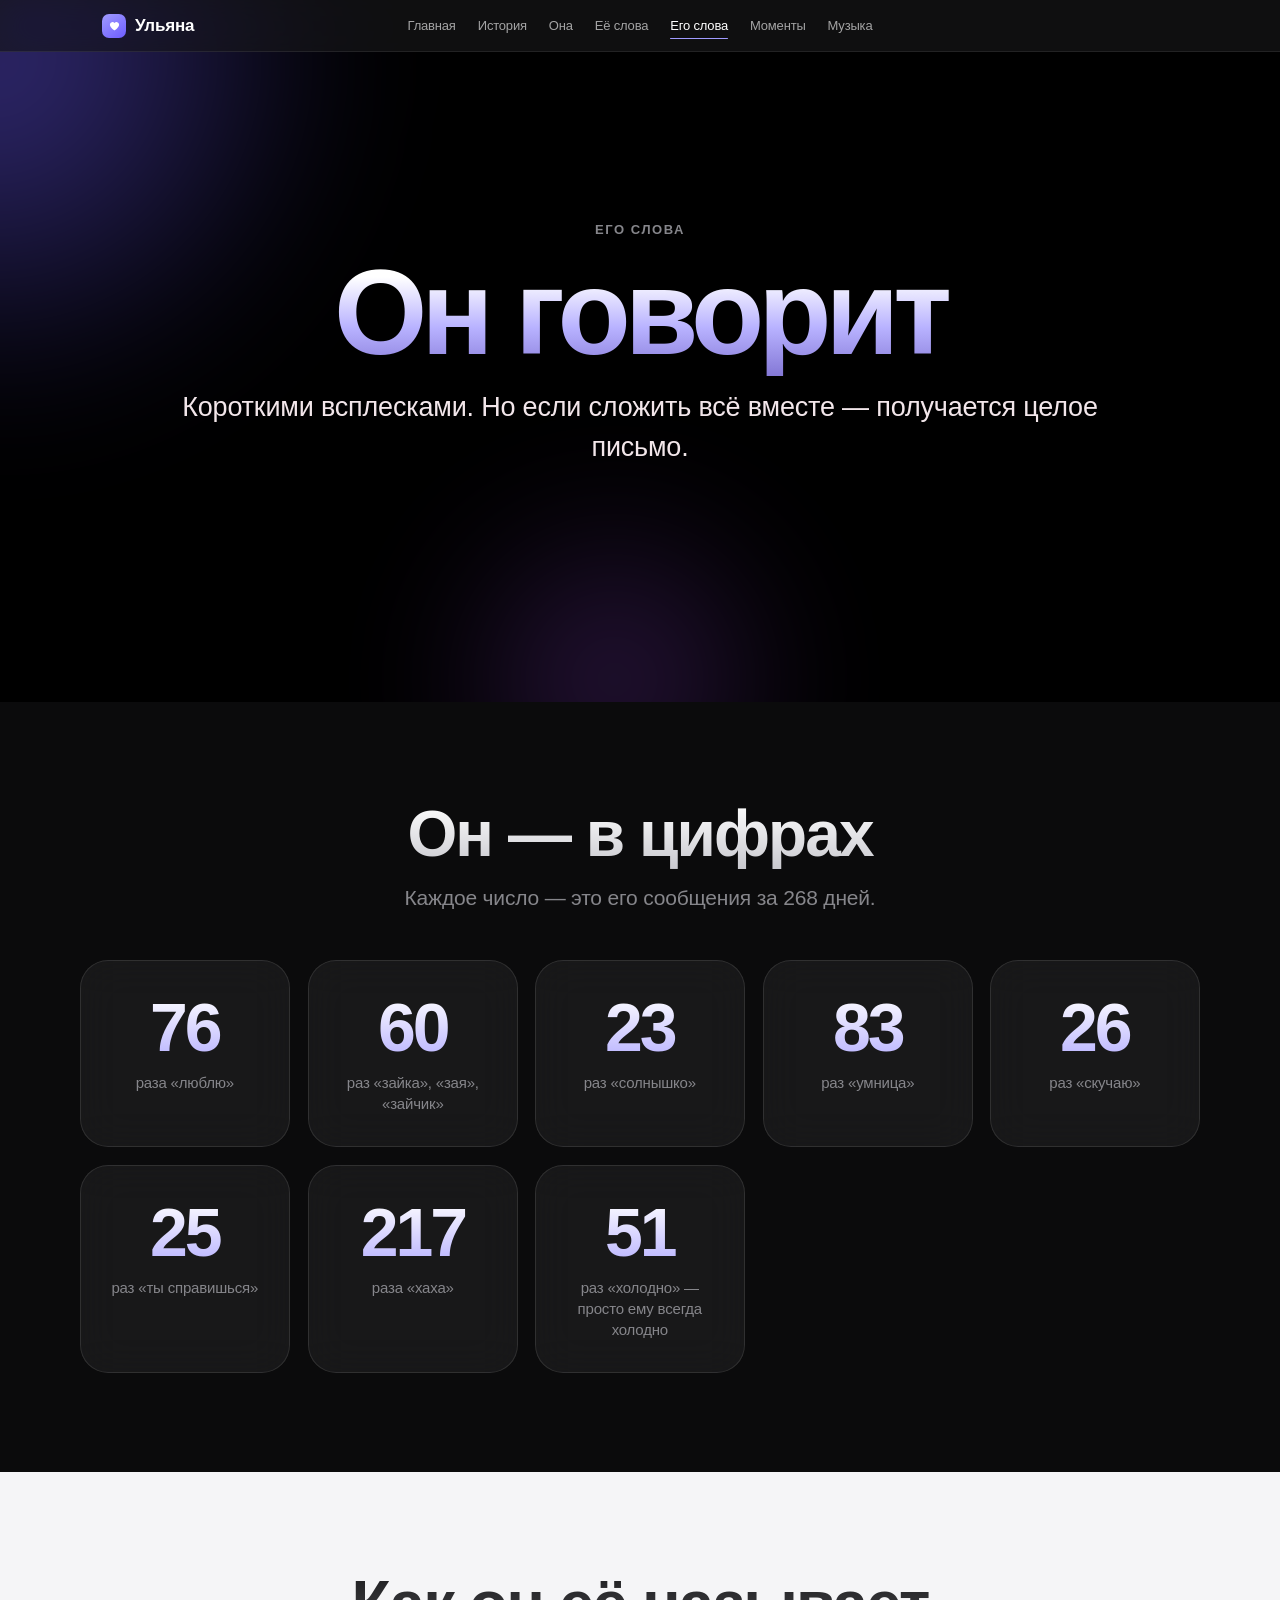
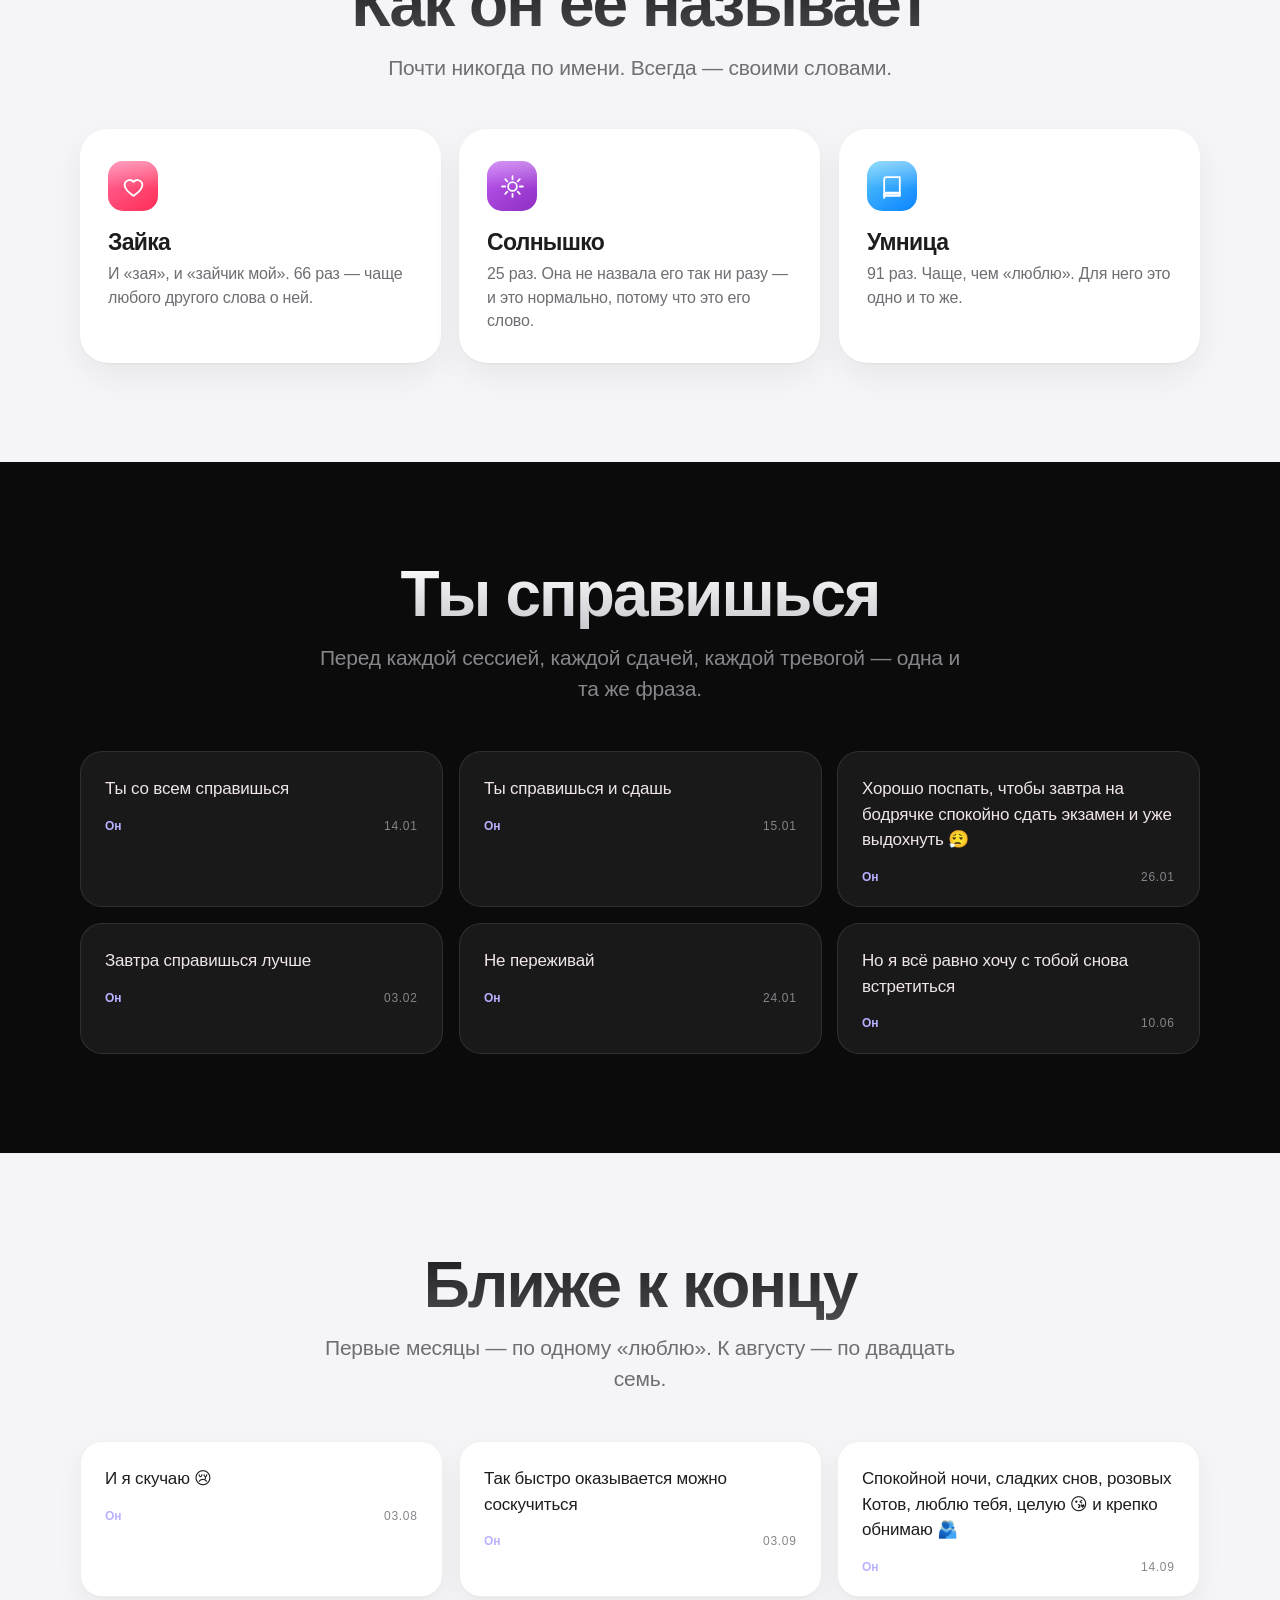
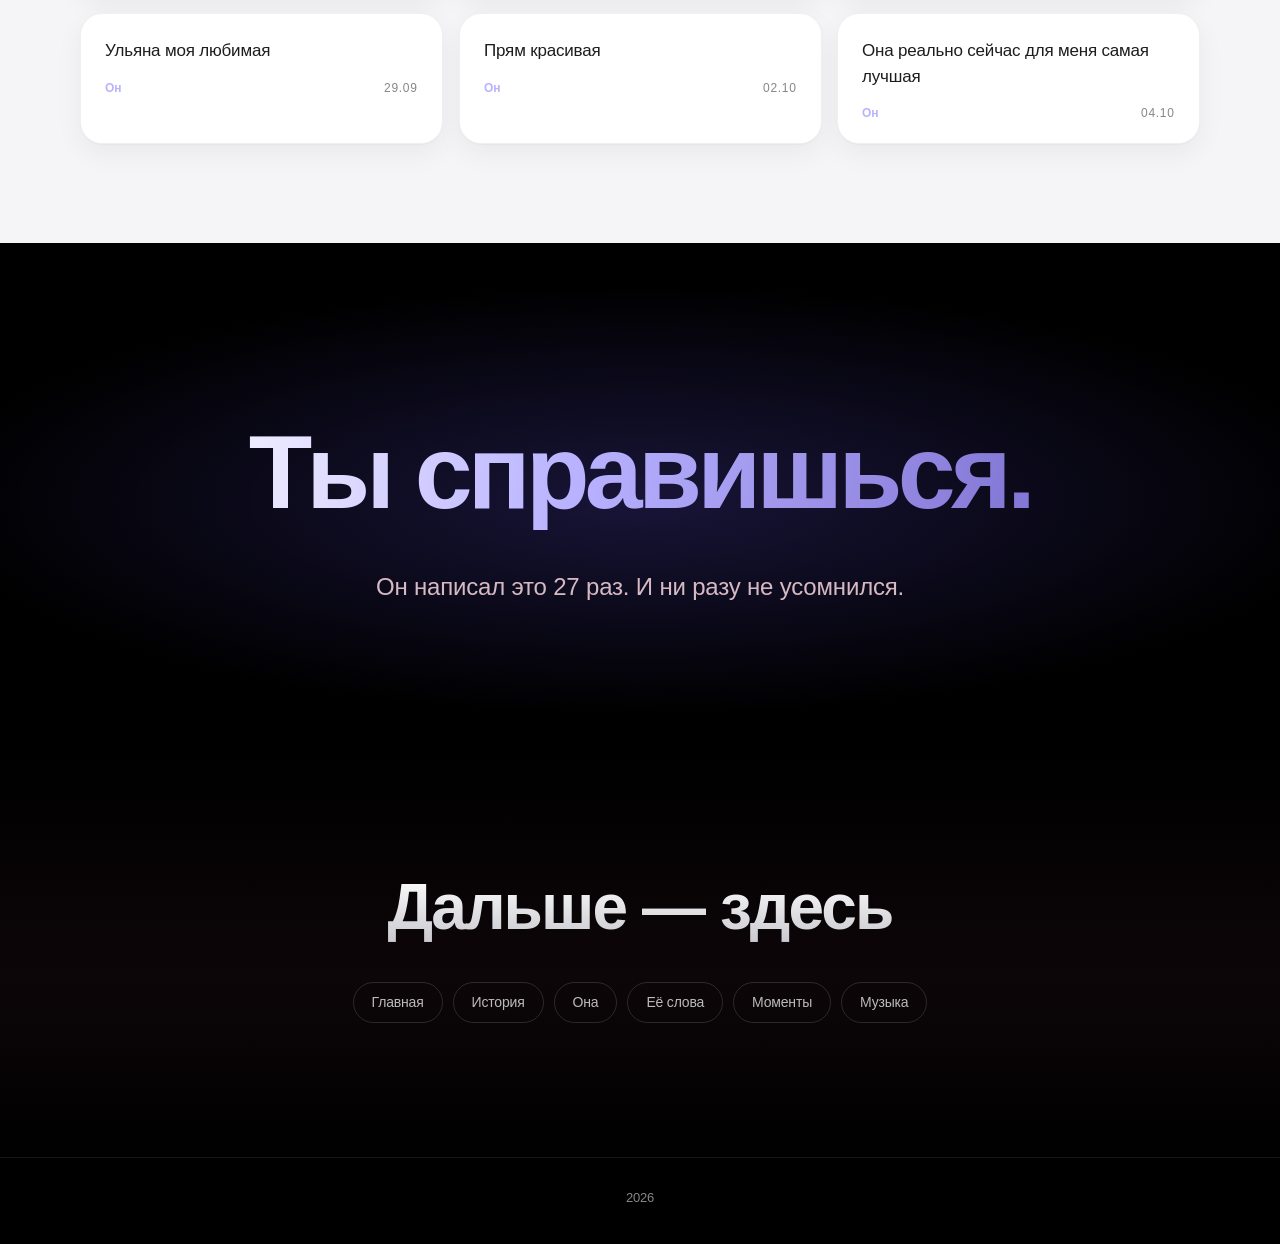
<file: his.html>
<!doctype html>
<html lang="ru">
<head>
<meta charset="utf-8">
<meta name="robots" content="noindex, nofollow, noarchive, nosnippet">
<meta name="viewport" content="width=device-width, initial-scale=1">
<title>Его слова</title>
<meta name="description" content="Зайка, солнышко, ты справишься — как он говорит с ней.">
<link rel="stylesheet" href="styles.css?v=84edb5fe">
</head>
<body data-page="his">

<div class="progress" aria-hidden="true"></div>

<header class="nav">
  <nav class="nav__inner">
    <a class="nav__mark" href="index.html?v=84edb5fe">
      <span class="nav__glyph"><svg viewBox="0 0 24 24" aria-hidden="true"><path d="M12 21s-8.5-5.2-8.5-11A4.8 4.8 0 0 1 12 7.6 4.8 4.8 0 0 1 20.5 10c0 5.8-8.5 11-8.5 11z"/></svg></span>
      <span class="nav__name">Ульяна</span>
    </a>
    <ul class="nav__links">
      <li><a href="index.html?v=84edb5fe" data-nav="home">Главная</a></li>
      <li><a href="story.html?v=84edb5fe" data-nav="story">История</a></li>
      <li><a href="about.html?v=84edb5fe" data-nav="about">Она</a></li>
      <li><a href="quotes.html?v=84edb5fe" data-nav="quotes">Её слова</a></li>
      <li><a href="his.html?v=84edb5fe" data-nav="his">Его слова</a></li>
      <li><a href="moments.html?v=84edb5fe" data-nav="moments">Моменты</a></li>
      <li><a href="music.html?v=84edb5fe" data-nav="music">Музыка</a></li>
    </ul>
    <button class="nav__burger" aria-label="Меню" aria-expanded="false"><span></span></button>
  </nav>
  <div class="nav__mobile">
    <a href="index.html?v=84edb5fe">Главная</a>
    <a href="story.html?v=84edb5fe">История</a>
    <a href="about.html?v=84edb5fe">Она</a>
    <a href="quotes.html?v=84edb5fe">Её слова</a>
    <a href="his.html?v=84edb5fe">Его слова</a>
    <a href="moments.html?v=84edb5fe">Моменты</a>
    <a href="music.html?v=84edb5fe">Музыка</a>
  </div>
</header>

<main>

  <section class="hero hero--short hero--page">
    <div class="orb orb--1" data-parallax="0.11"></div>
    <div class="orb orb--3" data-parallax="0.15"></div>
    <div class="hero__inner">
      <p class="eyebrow" data-reveal>Его слова</p>
      <h1 class="hero__title">Он говорит</h1>
      <p class="hero__sub" data-reveal>Короткими всплесками. Но если сложить всё вместе — получается целое письмо.</p>
    </div>
  </section>

  <section class="section section--dark" id="numbers">
    <div class="wrap">
      <div class="section-head">
        <h2 class="h2" data-reveal>Он — в цифрах</h2>
        <p class="lead" data-reveal>Каждое число — это его сообщения за 268 дней.</p>
      </div>
      <div class="stats__grid">
        <div class="stat" data-reveal>
          <div class="stat__num"><span data-count="83">83</span></div>
          <div class="stat__label">раза «люблю»</div>
        </div>
        <div class="stat" data-reveal>
          <div class="stat__num"><span data-count="66">66</span></div>
          <div class="stat__label">раз «зайка», «зая», «зайчик»</div>
        </div>
        <div class="stat" data-reveal>
          <div class="stat__num"><span data-count="25">25</span></div>
          <div class="stat__label">раз «солнышко»</div>
        </div>
        <div class="stat" data-reveal>
          <div class="stat__num"><span data-count="91">91</span></div>
          <div class="stat__label">раз «умница»</div>
        </div>
        <div class="stat" data-reveal>
          <div class="stat__num"><span data-count="29">29</span></div>
          <div class="stat__label">раз «скучаю»</div>
        </div>
        <div class="stat" data-reveal>
          <div class="stat__num"><span data-count="27">27</span></div>
          <div class="stat__label">раз «ты справишься»</div>
        </div>
        <div class="stat" data-reveal>
          <div class="stat__num"><span data-count="238">238</span></div>
          <div class="stat__label">раза «хаха»</div>
        </div>
        <div class="stat" data-reveal>
          <div class="stat__num"><span data-count="56">56</span></div>
          <div class="stat__label">раз «холодно» — просто ему всегда холодно</div>
        </div>
      </div>
    </div>
  </section>

  <section class="section section--light on-light" id="names">
    <div class="wrap">
      <div class="section-head">
        <h2 class="h2" data-reveal>Как он её называет</h2>
        <p class="lead" data-reveal>Почти никогда по имени. Всегда — своими словами.</p>
      </div>
      <div class="cards">
        <article class="card" data-tilt data-reveal>
          <div class="card__icon i-rose"><svg viewBox="0 0 24 24"><path d="M12 21s-8.5-5.2-8.5-11A4.8 4.8 0 0 1 12 7.6 4.8 4.8 0 0 1 20.5 10c0 5.8-8.5 11-8.5 11z" class="fill"/></svg></div>
          <h3>Зайка</h3>
          <p>И «зая», и «зайчик мой». 66 раз — чаще любого другого слова о ней.</p>
        </article>
        <article class="card" data-tilt data-reveal>
          <div class="card__icon i-music"><svg viewBox="0 0 24 24"><circle cx="12" cy="12" r="4.2"/><path d="M12 2v3M12 19v3M2 12h3M19 12h3M5 5l2 2M17 17l2 2M19 5l-2 2M7 17l-2 2"/></svg></div>
          <h3>Солнышко</h3>
          <p>25 раз. Она не назвала его так ни разу — и это нормально, потому что это его слово.</p>
        </article>
        <article class="card" data-tilt data-reveal>
          <div class="card__icon i-book"><svg viewBox="0 0 24 24"><path d="M4 4.5A2 2 0 0 1 6 3h13v16H6a2 2 0 0 0-2 2z"/><path d="M4 19.5A2 2 0 0 1 6 18h13v3H6a2 2 0 0 0-2 2z"/></svg></div>
          <h3>Умница</h3>
          <p>91 раз. Чаще, чем «люблю». Для него это одно и то же.</p>
        </article>
      </div>
    </div>
  </section>

  <section class="section section--dark" id="support">
    <div class="wrap">
      <div class="section-head">
        <h2 class="h2" data-reveal>Ты справишься</h2>
        <p class="lead" data-reveal>Перед каждой сессией, каждой сдачей, каждой тревогой — одна и та же фраза.</p>
      </div>
      <div class="quotes">
        <div class="qmsg" data-reveal>
          <p class="qmsg__text">Ты со всем справишься</p>
          <div class="qmsg__meta"><span class="qmsg__who">Он</span><span class="qmsg__date">14.01</span></div>
        </div>
        <div class="qmsg" data-reveal>
          <p class="qmsg__text">Ты справишься и сдашь</p>
          <div class="qmsg__meta"><span class="qmsg__who">Он</span><span class="qmsg__date">15.01</span></div>
        </div>
        <div class="qmsg" data-reveal>
          <p class="qmsg__text">Хорошо поспать, чтобы завтра на бодрячке спокойно сдать экзамен и уже выдохнуть 😮‍💨</p>
          <div class="qmsg__meta"><span class="qmsg__who">Он</span><span class="qmsg__date">26.01</span></div>
        </div>
        <div class="qmsg" data-reveal>
          <p class="qmsg__text">Завтра справишься лучше</p>
          <div class="qmsg__meta"><span class="qmsg__who">Он</span><span class="qmsg__date">03.02</span></div>
        </div>
        <div class="qmsg" data-reveal>
          <p class="qmsg__text">Не переживай</p>
          <div class="qmsg__meta"><span class="qmsg__who">Он</span><span class="qmsg__date">24.01</span></div>
        </div>
        <div class="qmsg" data-reveal>
          <p class="qmsg__text">Но я всё равно хочу с тобой снова встретиться</p>
          <div class="qmsg__meta"><span class="qmsg__who">Он</span><span class="qmsg__date">10.06</span></div>
        </div>
      </div>
    </div>
  </section>

  <section class="section section--light on-light" id="tender">
    <div class="wrap">
      <div class="section-head">
        <h2 class="h2" data-reveal>Ближе к концу</h2>
        <p class="lead" data-reveal>Первые месяцы — по одному «люблю». К августу — по двадцать семь.</p>
      </div>
      <div class="quotes">
        <div class="qmsg" data-reveal>
          <p class="qmsg__text">И я скучаю 😢</p>
          <div class="qmsg__meta"><span class="qmsg__who">Он</span><span class="qmsg__date">03.08</span></div>
        </div>
        <div class="qmsg" data-reveal>
          <p class="qmsg__text">Так быстро оказывается можно соскучиться</p>
          <div class="qmsg__meta"><span class="qmsg__who">Он</span><span class="qmsg__date">03.09</span></div>
        </div>
        <div class="qmsg" data-reveal>
          <p class="qmsg__text">Спокойной ночи, сладких снов, розовых Котов, люблю тебя, целую 😘 и крепко обнимаю 🫂</p>
          <div class="qmsg__meta"><span class="qmsg__who">Он</span><span class="qmsg__date">14.09</span></div>
        </div>
        <div class="qmsg" data-reveal>
          <p class="qmsg__text">Ульяна моя любимая</p>
          <div class="qmsg__meta"><span class="qmsg__who">Он</span><span class="qmsg__date">29.09</span></div>
        </div>
        <div class="qmsg" data-reveal>
          <p class="qmsg__text">Прям красивая</p>
          <div class="qmsg__meta"><span class="qmsg__who">Он</span><span class="qmsg__date">02.10</span></div>
        </div>
        <div class="qmsg" data-reveal>
          <p class="qmsg__text">Она реально сейчас для меня самая лучшая</p>
          <div class="qmsg__meta"><span class="qmsg__who">Он</span><span class="qmsg__date">04.10</span></div>
        </div>
      </div>
    </div>
  </section>

  <section class="mainline">
    <p class="mainline__text" data-reveal>Ты справишься.</p>
    <p class="mainline__sub" data-reveal>Он написал это 27 раз. И ни разу не усомнился.</p>
  </section>

  <section class="cta">
    <h2 class="h2" data-reveal>Дальше — здесь</h2>
    <div class="cta__nav" data-reveal>
      <a href="index.html?v=84edb5fe">Главная</a>
      <a href="story.html?v=84edb5fe">История</a>
      <a href="about.html?v=84edb5fe">Она</a>
      <a href="quotes.html?v=84edb5fe">Её слова</a>
      <a href="moments.html?v=84edb5fe">Моменты</a>
      <a href="music.html?v=84edb5fe">Музыка</a>
    </div>
  </section>

</main>

<footer class="footer">
  <p><span id="year">2026</span></p>
</footer>

<button class="totop" aria-label="Наверх">↑</button>
<script src="script.js?v=84edb5fe"></script>
</body>
</html>
</file>
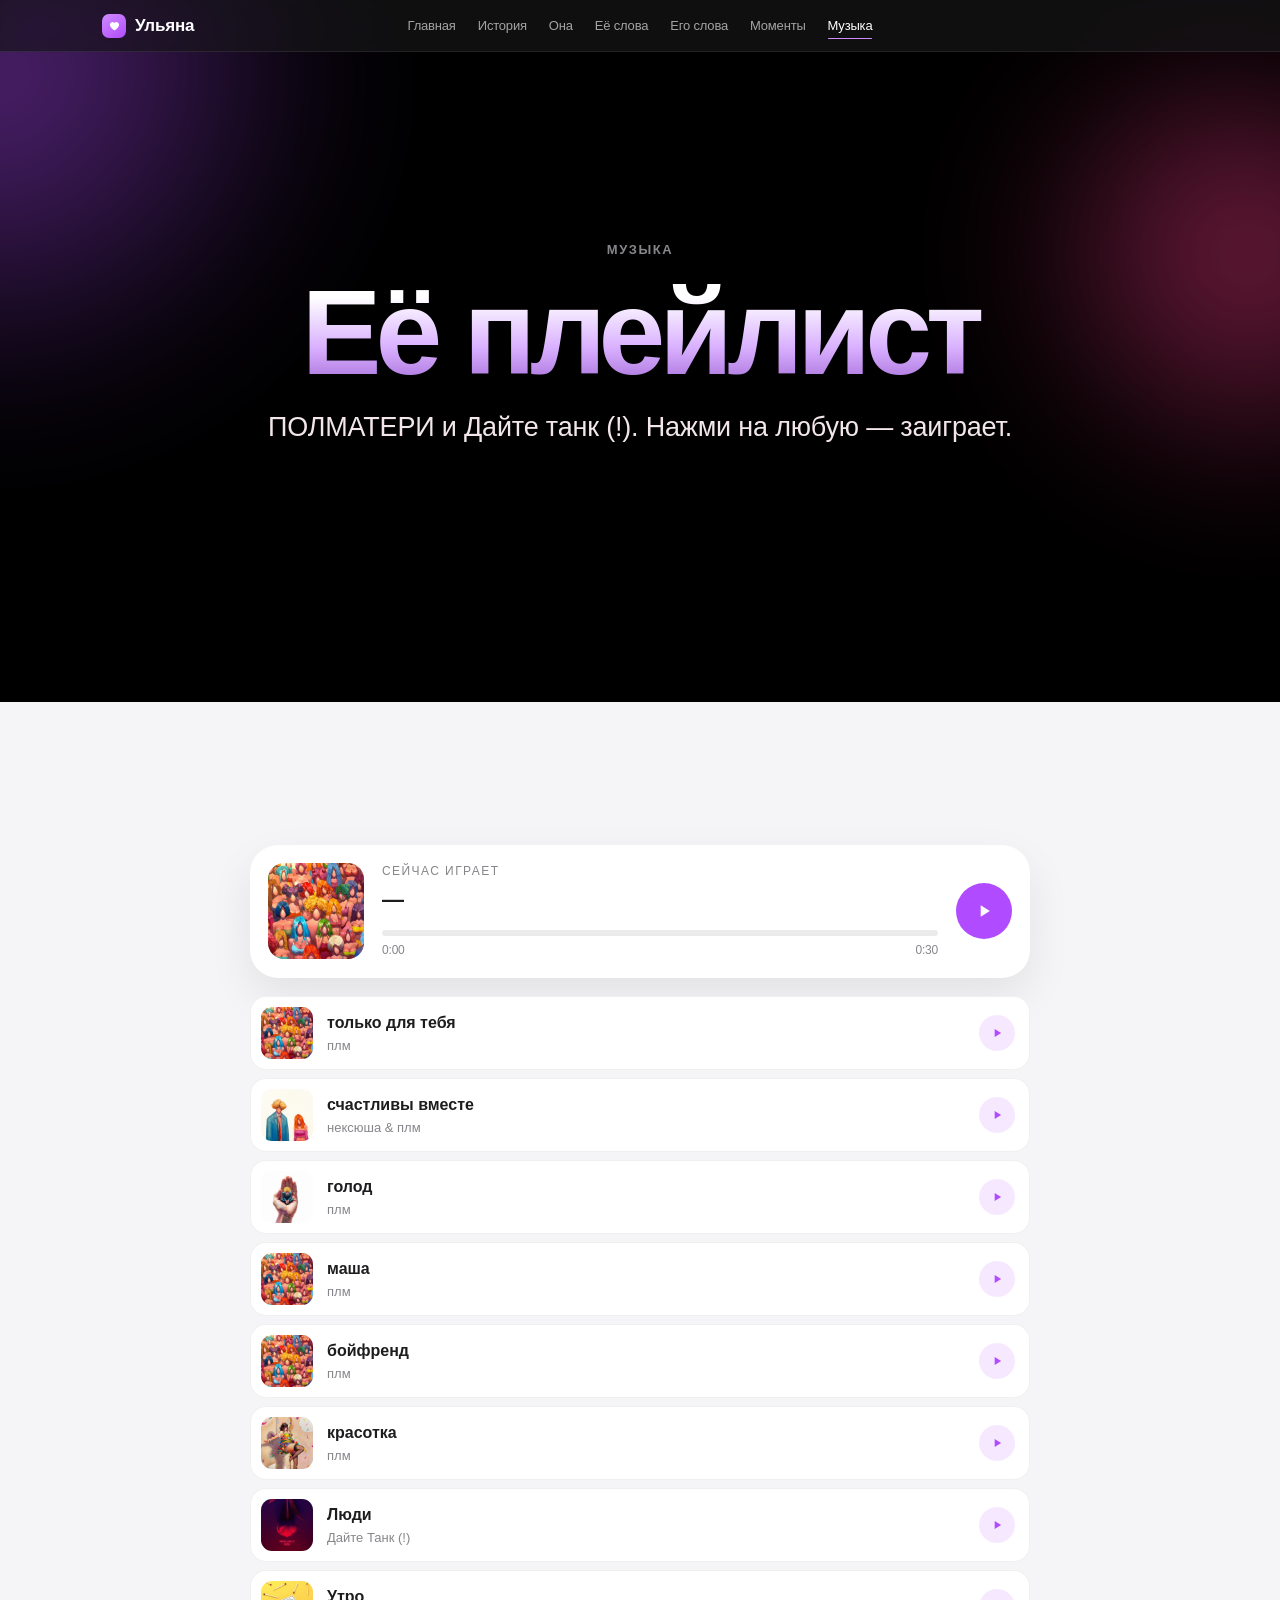
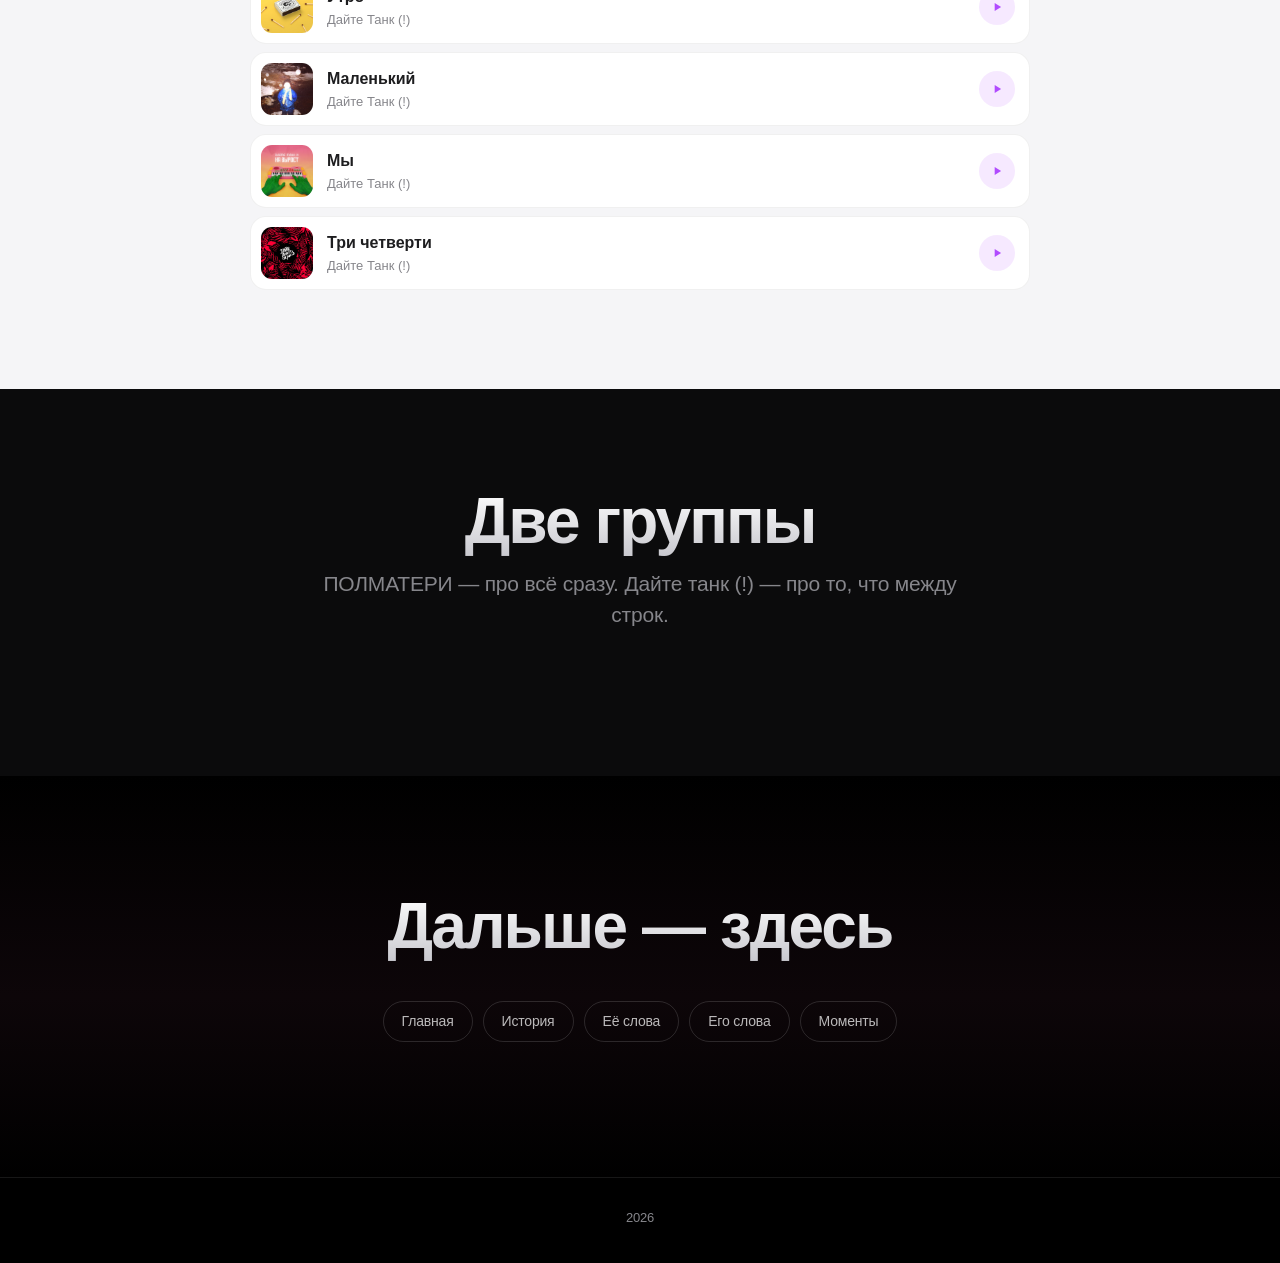
<file: music.html>
<!doctype html>
<html lang="ru">
<head>
<meta charset="utf-8">
<meta name="robots" content="noindex, nofollow, noarchive, nosnippet">
<meta name="viewport" content="width=device-width, initial-scale=1">
<title>Музыка</title>
<meta name="description" content="Её плейлист: ПОЛМАТЕРИ и Дайте танк (!).">
<link rel="stylesheet" href="styles.css?v=84edb5fe">
</head>
<body data-page="music">

<div class="progress" aria-hidden="true"></div>

<header class="nav">
  <nav class="nav__inner">
    <a class="nav__mark" href="index.html?v=84edb5fe">
      <span class="nav__glyph"><svg viewBox="0 0 24 24" aria-hidden="true"><path d="M12 21s-8.5-5.2-8.5-11A4.8 4.8 0 0 1 12 7.6 4.8 4.8 0 0 1 20.5 10c0 5.8-8.5 11-8.5 11z"/></svg></span>
      <span class="nav__name">Ульяна</span>
    </a>
    <ul class="nav__links">
      <li><a href="index.html?v=84edb5fe" data-nav="home">Главная</a></li>
      <li><a href="story.html?v=84edb5fe" data-nav="story">История</a></li>
      <li><a href="about.html?v=84edb5fe" data-nav="about">Она</a></li>
      <li><a href="quotes.html?v=84edb5fe" data-nav="quotes">Её слова</a></li>
      <li><a href="his.html?v=84edb5fe" data-nav="his">Его слова</a></li>
      <li><a href="moments.html?v=84edb5fe" data-nav="moments">Моменты</a></li>
      <li><a href="music.html?v=84edb5fe" data-nav="music">Музыка</a></li>
    </ul>
    <button class="nav__burger" aria-label="Меню" aria-expanded="false"><span></span></button>
  </nav>
  <div class="nav__mobile">
    <a href="index.html?v=84edb5fe">Главная</a>
    <a href="story.html?v=84edb5fe">История</a>
    <a href="about.html?v=84edb5fe">Она</a>
    <a href="quotes.html?v=84edb5fe">Её слова</a>
    <a href="his.html?v=84edb5fe">Его слова</a>
    <a href="moments.html?v=84edb5fe">Моменты</a>
    <a href="music.html?v=84edb5fe">Музыка</a>
  </div>
</header>

<main>

  <section class="hero hero--short hero--page">
    <div class="orb orb--2" data-parallax="0.1"></div>
    <div class="orb orb--1" data-parallax="0.15"></div>
    <div class="hero__inner">
      <p class="eyebrow" data-reveal>Музыка</p>
      <h1 class="hero__title">Её плейлист</h1>
      <p class="hero__sub" data-reveal>ПОЛМАТЕРИ и Дайте танк (!). Нажми на любую — заиграет.</p>
    </div>
  </section>

  <section class="section section--light on-light" id="playlist">
    <div class="wrap wrap--narrow">
      <div class="player">
        <div class="now" data-reveal>
          <div class="now__cover"><img id="nowCover" src="assets/music/01.jpg" alt=""></div>
          <div class="now__body">
            <div class="now__label">Сейчас играет</div>
            <div class="now__title" id="nowTitle">—</div>
            <div class="now__artist" id="nowArtist"></div>
            <div class="now__progress" id="bar"><div class="now__fill" id="fill"></div></div>
            <div class="now__times"><span id="cur">0:00</span><span id="dur">0:30</span></div>
          </div>
          <button class="now__btn" id="btn" aria-label="Играть">
            <svg class="ic-play" viewBox="0 0 24 24"><path d="M8 5v14l11-7z"/></svg>
            <svg class="ic-pause" viewBox="0 0 24 24"><path d="M6 5h4v14H6zM14 5h4v14h-4z"/></svg>
          </button>
        </div>
        <div class="tracks" id="tracks" data-reveal></div>
      </div>
    </div>
  </section>

  <section class="section section--dark">
    <div class="wrap wrap--narrow">
      <div class="section-head">
        <h2 class="h2" data-reveal>Две группы</h2>
        <p class="lead" data-reveal>ПОЛМАТЕРИ — про всё сразу. Дайте танк (!) — про то, что между строк.</p>
      </div>
    </div>
  </section>

  <section class="cta">
    <h2 class="h2" data-reveal>Дальше — здесь</h2>
    <div class="cta__nav" data-reveal>
      <a href="index.html?v=84edb5fe">Главная</a>
      <a href="story.html?v=84edb5fe">История</a>
      <a href="quotes.html?v=84edb5fe">Её слова</a>
      <a href="his.html?v=84edb5fe">Его слова</a>
      <a href="moments.html?v=84edb5fe">Моменты</a>
    </div>
  </section>

</main>

<footer class="footer">
  <p><span id="year">2026</span></p>
</footer>

<button class="totop" aria-label="Наверх">↑</button>
<script>
const TRACKS = [{"title": "только для тебя", "artist": "плм", "cover": "01.jpg", "audio": "01.m4a"}, {"title": "счастливы вместе", "artist": "нексюша & плм", "cover": "02.jpg", "audio": "02.m4a"}, {"title": "голод", "artist": "плм", "cover": "03.jpg", "audio": "03.m4a"}, {"title": "маша", "artist": "плм", "cover": "04.jpg", "audio": "04.m4a"}, {"title": "бойфренд", "artist": "плм", "cover": "05.jpg", "audio": "05.m4a"}, {"title": "красотка", "artist": "плм", "cover": "06.jpg", "audio": "06.m4a"}, {"title": "Люди", "artist": "Дайте Танк (!)", "cover": "07.jpg", "audio": "07.m4a"}, {"title": "Утро", "artist": "Дайте Танк (!)", "cover": "08.jpg", "audio": "08.m4a"}, {"title": "Маленький", "artist": "Дайте Танк (!)", "cover": "09.jpg", "audio": "09.m4a"}, {"title": "Мы", "artist": "Дайте Танк (!)", "cover": "10.jpg", "audio": "10.m4a"}, {"title": "Три четверти", "artist": "Дайте Танк (!)", "cover": "11.jpg", "audio": "11.m4a"}];
const P = 'assets/music/';
const audio = new Audio();
audio.preload = 'metadata';
const rowsEl = document.getElementById('tracks');
const nowCover = document.getElementById('nowCover');
const nowTitle = document.getElementById('nowTitle');
const nowArtist = document.getElementById('nowArtist');
const fill = document.getElementById('fill');
const cur = document.getElementById('cur');
const dur = document.getElementById('dur');
const btn = document.getElementById('btn');
const bar = document.getElementById('bar');
const rows = [];
let current = -1;

function fmt(s){ s = Math.max(0, Math.floor(s||0)); return Math.floor(s/60) + ':' + String(s%60).padStart(2,'0'); }

TRACKS.forEach((t, i) => {
  const b = document.createElement('button');
  b.className = 'track';
  b.type = 'button';
  b.innerHTML =
    '<span class="track__cover"><img loading="lazy" src="' + P + t.cover + '" alt=""></span>' +
    '<span class="track__meta"><span class="track__title">' + t.title + '</span>' +
    '<span class="track__artist">' + t.artist + '</span></span>' +
    '<span class="track__play"><svg class="ic-play" viewBox="0 0 24 24"><path d="M8 5v14l11-7z"/></svg>' +
    '<svg class="ic-pause" viewBox="0 0 24 24"><path d="M6 5h4v14H6zM14 5h4v14h-4z"/></svg></span>';
  b.addEventListener('click', () => choose(i));
  rowsEl.appendChild(b);
  rows.push(b);
});

function choose(i){
  if (i === current){
    if (audio.paused) audio.play(); else audio.pause();
    return;
  }
  current = i;
  const t = TRACKS[i];
  nowCover.src = P + t.cover;
  nowTitle.textContent = t.title;
  nowArtist.textContent = t.artist;
  dur.textContent = '0:30';
  cur.textContent = '0:00';
  fill.style.width = '0%';
  rows.forEach((r, k) => r.classList.toggle('is-active', k === i));
  audio.src = P + t.audio;
  audio.play();
}

function markPlaying(v){
  btn.classList.toggle('is-playing', v);
  if (rows[current]) rows[current].classList.toggle('is-playing', v);
}
audio.addEventListener('play', () => markPlaying(true));
audio.addEventListener('playing', () => markPlaying(true));
audio.addEventListener('pause', () => markPlaying(false));
audio.addEventListener('ended', () => { markPlaying(false); fill.style.width = '0%'; cur.textContent = '0:00'; });
audio.addEventListener('loadedmetadata', () => { if (isFinite(audio.duration)) dur.textContent = fmt(audio.duration); });
audio.addEventListener('timeupdate', () => {
  cur.textContent = fmt(audio.currentTime);
  fill.style.width = (audio.duration ? (audio.currentTime / audio.duration * 100) : 0) + '%';
});

btn.addEventListener('click', () => {
  if (current < 0) { choose(0); return; }
  if (audio.paused) audio.play(); else audio.pause();
});
bar.addEventListener('click', (e) => {
  if (!audio.duration) return;
  const r = bar.getBoundingClientRect();
  audio.currentTime = Math.max(0, Math.min(1, (e.clientX - r.left) / r.width)) * audio.duration;
});
</script>
<script src="script.js?v=84edb5fe"></script>
</body>
</html>
</file>
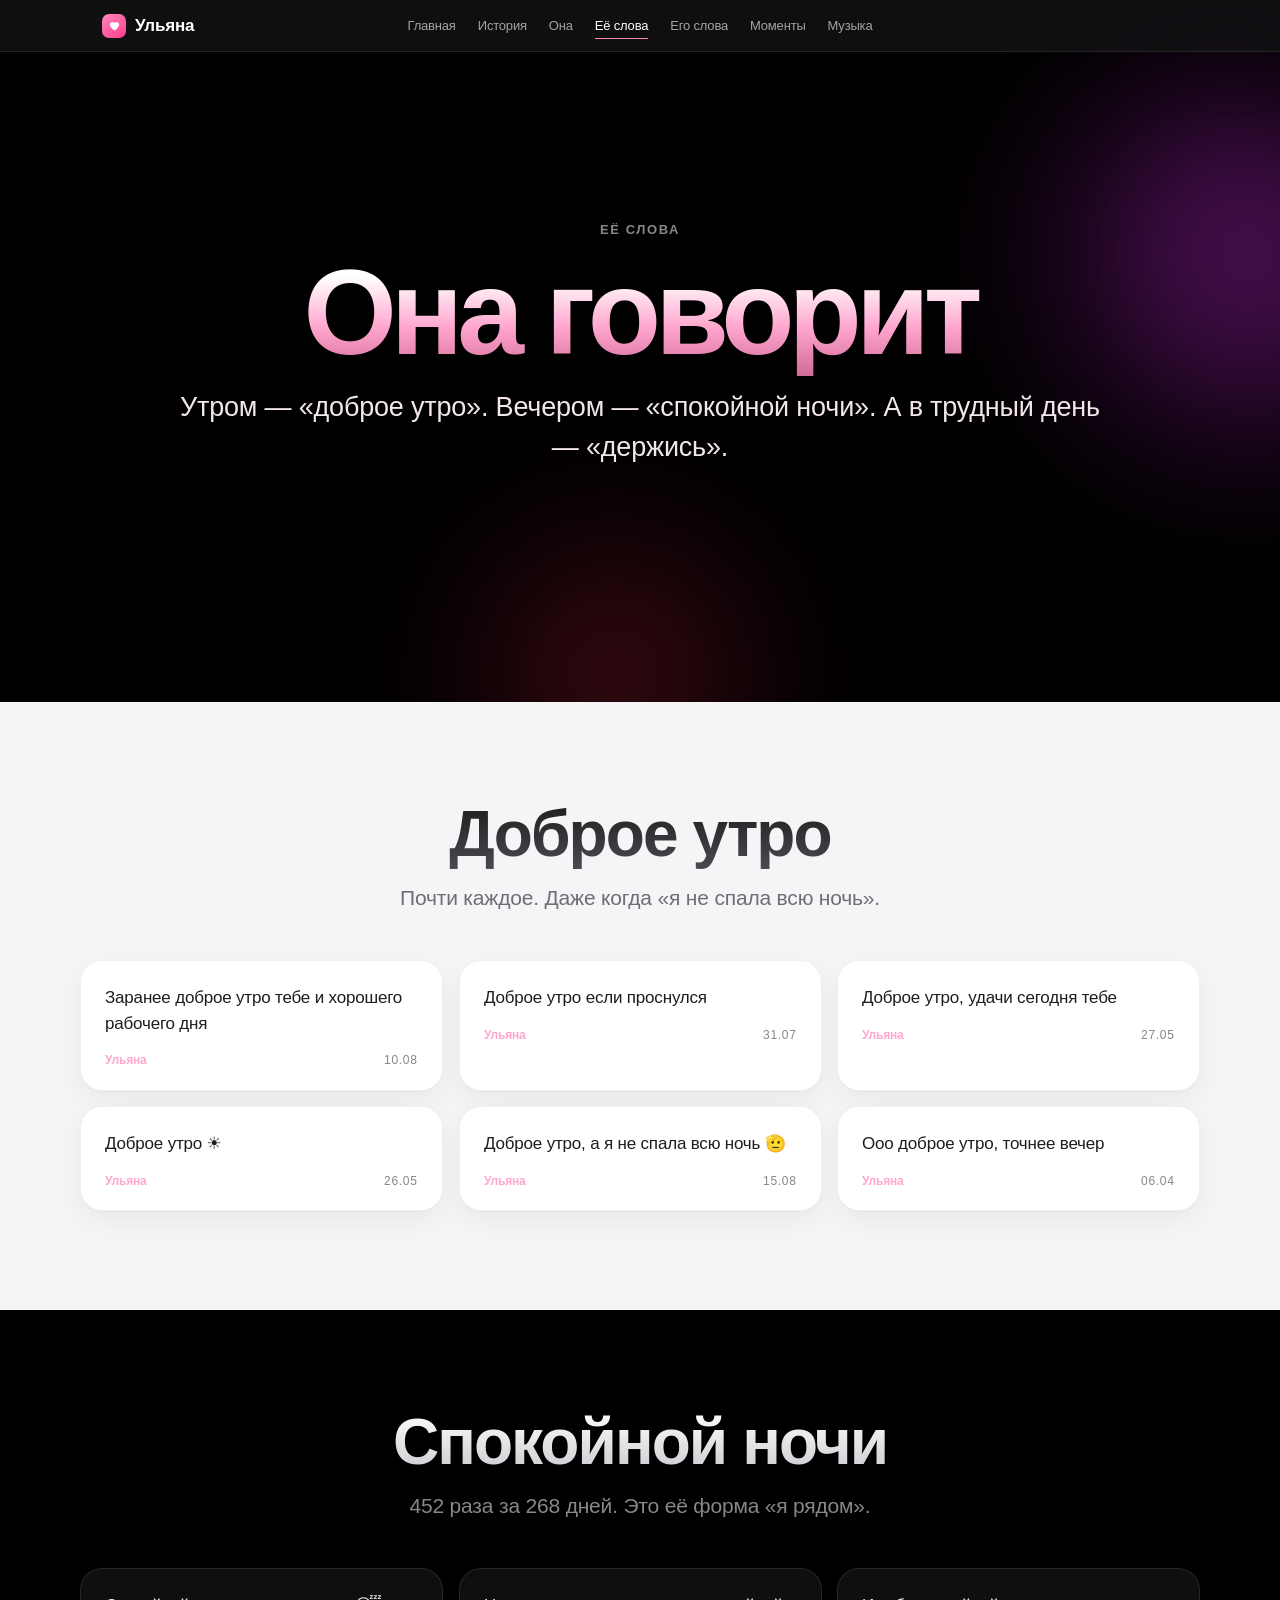
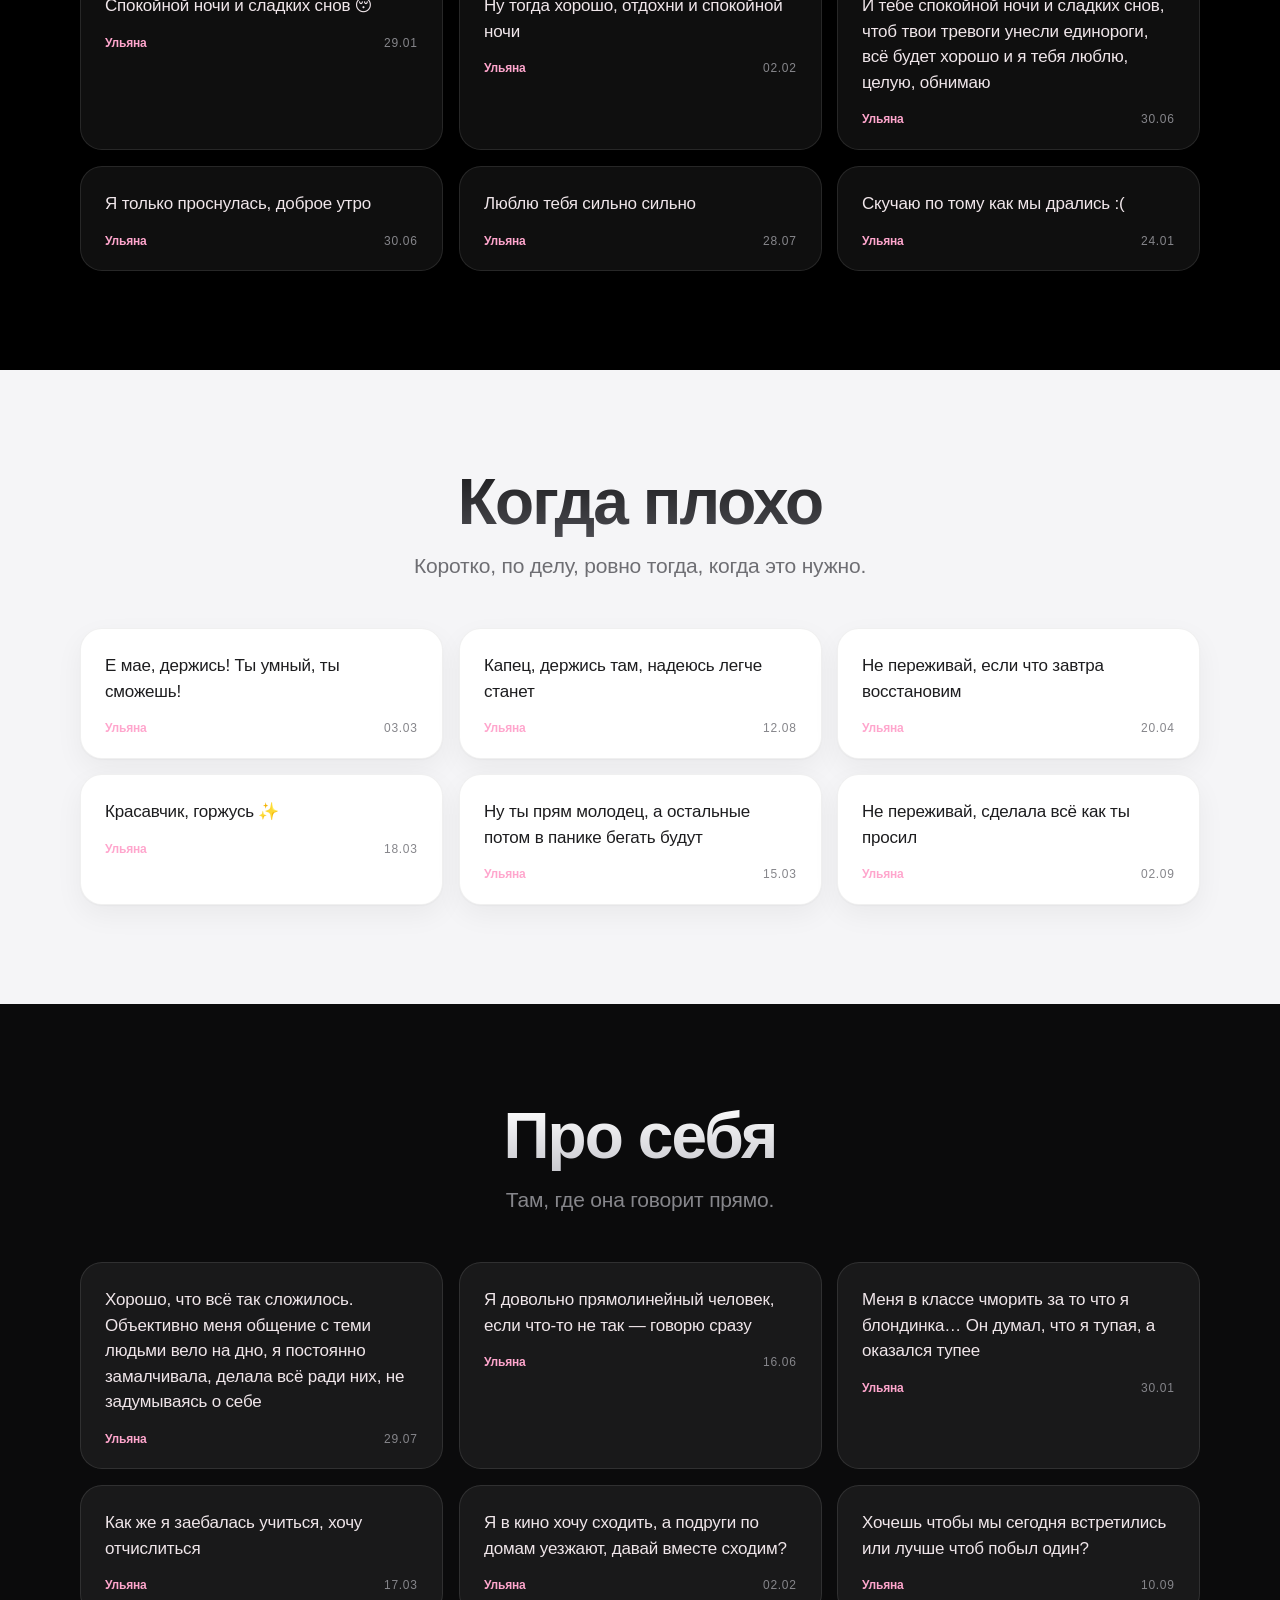
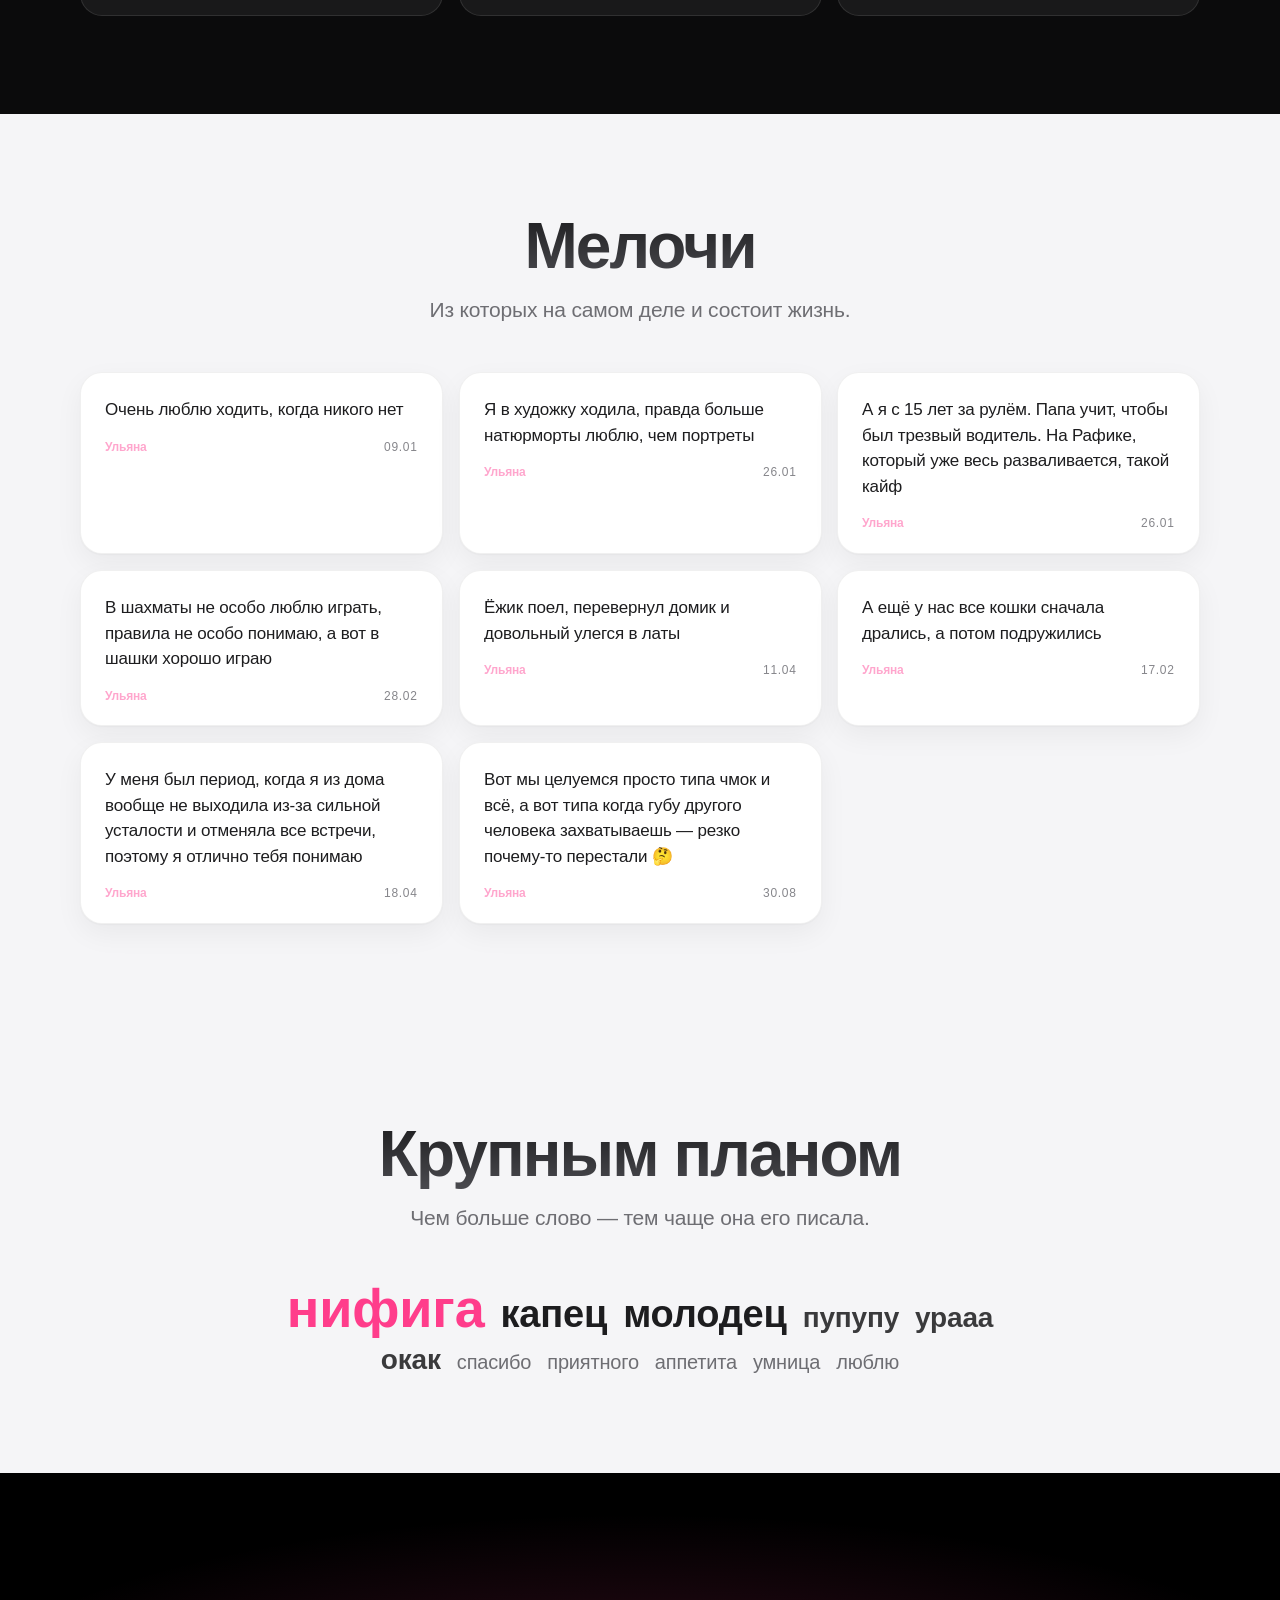
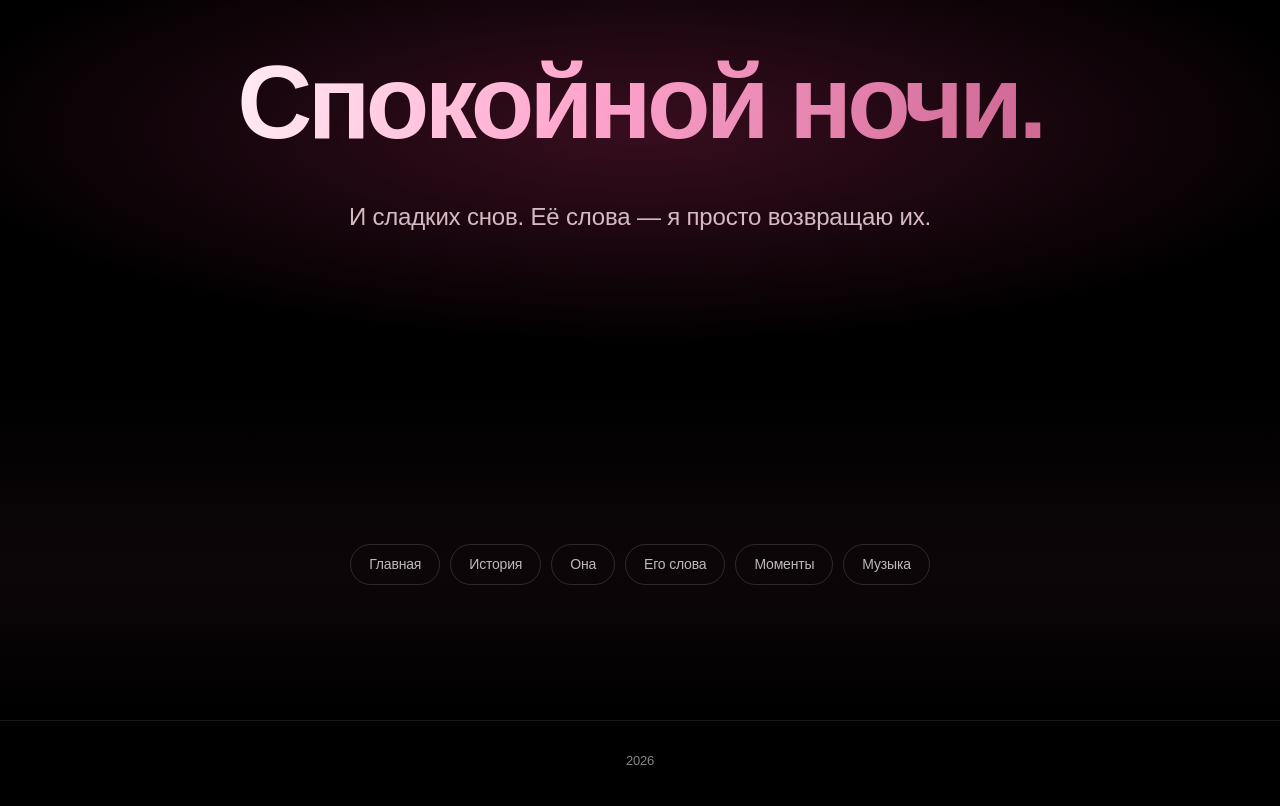
<file: quotes.html>
<!doctype html>
<html lang="ru">
<head>
<meta charset="utf-8">
<meta name="robots" content="noindex, nofollow, noarchive, nosnippet">
<meta name="viewport" content="width=device-width, initial-scale=1">
<title>Её слова</title>
<meta name="description" content="Доброе утро, спокойной ночи, поддержка и любовь — её словами.">
<link rel="stylesheet" href="styles.css?v=84edb5fe">
</head>
<body data-page="quotes">

<div class="progress" aria-hidden="true"></div>

<header class="nav">
  <nav class="nav__inner">
    <a class="nav__mark" href="index.html?v=84edb5fe">
      <span class="nav__glyph"><svg viewBox="0 0 24 24"><path d="M12 21s-8.5-5.2-8.5-11A4.8 4.8 0 0 1 12 7.6 4.8 4.8 0 0 1 20.5 10c0 5.8-8.5 11-8.5 11z"/></svg></span>
      <span class="nav__name">Ульяна</span>
    </a>
    <ul class="nav__links">
      <li><a href="index.html?v=84edb5fe" data-nav="home">Главная</a></li>
      <li><a href="story.html?v=84edb5fe" data-nav="story">История</a></li>
      <li><a href="about.html?v=84edb5fe" data-nav="about">Она</a></li>
      <li><a href="quotes.html?v=84edb5fe" data-nav="quotes">Её слова</a></li>
      <li><a href="his.html?v=84edb5fe" data-nav="his">Его слова</a></li>
      <li><a href="moments.html?v=84edb5fe" data-nav="moments">Моменты</a></li>
      <li><a href="music.html?v=84edb5fe" data-nav="music">Музыка</a></li>
    </ul>
    <button class="nav__burger" aria-label="Меню" aria-expanded="false"><span></span></button>
  </nav>
  <div class="nav__mobile">
    <a href="index.html?v=84edb5fe">Главная</a>
    <a href="story.html?v=84edb5fe">История</a>
    <a href="about.html?v=84edb5fe">Она</a>
    <a href="quotes.html?v=84edb5fe">Её слова</a>
    <a href="his.html?v=84edb5fe">Его слова</a>
    <a href="moments.html?v=84edb5fe">Моменты</a>
    <a href="music.html?v=84edb5fe">Музыка</a>
  </div>
</header>

<main>

  <section class="hero hero--short hero--page">
    <div class="orb orb--2" data-parallax="0.1"></div>
    <div class="orb orb--3" data-parallax="0.14"></div>
    <div class="hero__inner">
      <p class="eyebrow" data-reveal>Её слова</p>
      <h1 class="hero__title">Она говорит</h1>
      <p class="hero__sub" data-reveal>Утром — «доброе утро». Вечером — «спокойной ночи». А в трудный день — «держись».</p>
    </div>
  </section>

  <section class="section section--light on-light">
    <div class="wrap">
      <div class="section-head">
        <h2 class="h2" data-reveal>Доброе утро</h2>
        <p class="lead" data-reveal>Почти каждое. Даже когда «я не спала всю ночь».</p>
      </div>
      <div class="quotes">
        <div class="qmsg" data-reveal>
          <p class="qmsg__text">Заранее доброе утро тебе и хорошего рабочего дня</p>
          <div class="qmsg__meta"><span class="qmsg__who">Ульяна</span><span class="qmsg__date">10.08</span></div>
        </div>
        <div class="qmsg" data-reveal>
          <p class="qmsg__text">Доброе утро если проснулся</p>
          <div class="qmsg__meta"><span class="qmsg__who">Ульяна</span><span class="qmsg__date">31.07</span></div>
        </div>
        <div class="qmsg" data-reveal>
          <p class="qmsg__text">Доброе утро, удачи сегодня тебе</p>
          <div class="qmsg__meta"><span class="qmsg__who">Ульяна</span><span class="qmsg__date">27.05</span></div>
        </div>
        <div class="qmsg" data-reveal>
          <p class="qmsg__text">Доброе утро ☀️</p>
          <div class="qmsg__meta"><span class="qmsg__who">Ульяна</span><span class="qmsg__date">26.05</span></div>
        </div>
        <div class="qmsg" data-reveal>
          <p class="qmsg__text">Доброе утро, а я не спала всю ночь 🫡</p>
          <div class="qmsg__meta"><span class="qmsg__who">Ульяна</span><span class="qmsg__date">15.08</span></div>
        </div>
        <div class="qmsg" data-reveal>
          <p class="qmsg__text">Ооо доброе утро, точнее вечер</p>
          <div class="qmsg__meta"><span class="qmsg__who">Ульяна</span><span class="qmsg__date">06.04</span></div>
        </div>
      </div>
    </div>
  </section>

  <section class="section">
    <div class="wrap">
      <div class="section-head">
        <h2 class="h2" data-reveal>Спокойной ночи</h2>
        <p class="lead" data-reveal>452 раза за 268 дней. Это её форма «я рядом».</p>
      </div>
      <div class="quotes">
        <div class="qmsg" data-reveal>
          <p class="qmsg__text">Спокойной ночи и сладких снов 😴</p>
          <div class="qmsg__meta"><span class="qmsg__who">Ульяна</span><span class="qmsg__date">29.01</span></div>
        </div>
        <div class="qmsg" data-reveal>
          <p class="qmsg__text">Ну тогда хорошо, отдохни и спокойной ночи</p>
          <div class="qmsg__meta"><span class="qmsg__who">Ульяна</span><span class="qmsg__date">02.02</span></div>
        </div>
        <div class="qmsg" data-reveal>
          <p class="qmsg__text">И тебе спокойной ночи и сладких снов, чтоб твои тревоги унесли единороги, всё будет хорошо и я тебя люблю, целую, обнимаю</p>
          <div class="qmsg__meta"><span class="qmsg__who">Ульяна</span><span class="qmsg__date">30.06</span></div>
        </div>
        <div class="qmsg" data-reveal>
          <p class="qmsg__text">Я только проснулась, доброе утро</p>
          <div class="qmsg__meta"><span class="qmsg__who">Ульяна</span><span class="qmsg__date">30.06</span></div>
        </div>
        <div class="qmsg" data-reveal>
          <p class="qmsg__text">Люблю тебя сильно сильно</p>
          <div class="qmsg__meta"><span class="qmsg__who">Ульяна</span><span class="qmsg__date">28.07</span></div>
        </div>
        <div class="qmsg" data-reveal>
          <p class="qmsg__text">Скучаю по тому как мы дрались :(</p>
          <div class="qmsg__meta"><span class="qmsg__who">Ульяна</span><span class="qmsg__date">24.01</span></div>
        </div>
      </div>
    </div>
  </section>

  <section class="section section--light on-light">
    <div class="wrap">
      <div class="section-head">
        <h2 class="h2" data-reveal>Когда плохо</h2>
        <p class="lead" data-reveal>Коротко, по делу, ровно тогда, когда это нужно.</p>
      </div>
      <div class="quotes">
        <div class="qmsg" data-reveal>
          <p class="qmsg__text">Е мае, держись! Ты умный, ты сможешь!</p>
          <div class="qmsg__meta"><span class="qmsg__who">Ульяна</span><span class="qmsg__date">03.03</span></div>
        </div>
        <div class="qmsg" data-reveal>
          <p class="qmsg__text">Капец, держись там, надеюсь легче станет</p>
          <div class="qmsg__meta"><span class="qmsg__who">Ульяна</span><span class="qmsg__date">12.08</span></div>
        </div>
        <div class="qmsg" data-reveal>
          <p class="qmsg__text">Не переживай, если что завтра восстановим</p>
          <div class="qmsg__meta"><span class="qmsg__who">Ульяна</span><span class="qmsg__date">20.04</span></div>
        </div>
        <div class="qmsg" data-reveal>
          <p class="qmsg__text">Красавчик, горжусь ✨</p>
          <div class="qmsg__meta"><span class="qmsg__who">Ульяна</span><span class="qmsg__date">18.03</span></div>
        </div>
        <div class="qmsg" data-reveal>
          <p class="qmsg__text">Ну ты прям молодец, а остальные потом в панике бегать будут</p>
          <div class="qmsg__meta"><span class="qmsg__who">Ульяна</span><span class="qmsg__date">15.03</span></div>
        </div>
        <div class="qmsg" data-reveal>
          <p class="qmsg__text">Не переживай, сделала всё как ты просил</p>
          <div class="qmsg__meta"><span class="qmsg__who">Ульяна</span><span class="qmsg__date">02.09</span></div>
        </div>
      </div>
    </div>
  </section>

  <section class="section section--dark">
    <div class="wrap">
      <div class="section-head">
        <h2 class="h2" data-reveal>Про себя</h2>
        <p class="lead" data-reveal>Там, где она говорит прямо.</p>
      </div>
      <div class="quotes">
        <div class="qmsg" data-reveal>
          <p class="qmsg__text">Хорошо, что всё так сложилось. Объективно меня общение с теми людьми вело на дно, я постоянно замалчивала, делала всё ради них, не задумываясь о себе</p>
          <div class="qmsg__meta"><span class="qmsg__who">Ульяна</span><span class="qmsg__date">29.07</span></div>
        </div>
        <div class="qmsg" data-reveal>
          <p class="qmsg__text">Я довольно прямолинейный человек, если что-то не так — говорю сразу</p>
          <div class="qmsg__meta"><span class="qmsg__who">Ульяна</span><span class="qmsg__date">16.06</span></div>
        </div>
        <div class="qmsg" data-reveal>
          <p class="qmsg__text">Меня в классе чморить за то что я блондинка… Он думал, что я тупая, а оказался тупее</p>
          <div class="qmsg__meta"><span class="qmsg__who">Ульяна</span><span class="qmsg__date">30.01</span></div>
        </div>
        <div class="qmsg" data-reveal>
          <p class="qmsg__text">Как же я заебалась учиться, хочу отчислиться</p>
          <div class="qmsg__meta"><span class="qmsg__who">Ульяна</span><span class="qmsg__date">17.03</span></div>
        </div>
        <div class="qmsg" data-reveal>
          <p class="qmsg__text">Я в кино хочу сходить, а подруги по домам уезжают, давай вместе сходим?</p>
          <div class="qmsg__meta"><span class="qmsg__who">Ульяна</span><span class="qmsg__date">02.02</span></div>
        </div>
        <div class="qmsg" data-reveal>
          <p class="qmsg__text">Хочешь чтобы мы сегодня встретились или лучше чтоб побыл один?</p>
          <div class="qmsg__meta"><span class="qmsg__who">Ульяна</span><span class="qmsg__date">10.09</span></div>
        </div>
      </div>
    </div>
  </section>

  <section class="section section--light on-light">
    <div class="wrap">
      <div class="section-head">
        <h2 class="h2" data-reveal>Мелочи</h2>
        <p class="lead" data-reveal>Из которых на самом деле и состоит жизнь.</p>
      </div>
      <div class="quotes">
        <div class="qmsg" data-reveal>
          <p class="qmsg__text">Очень люблю ходить, когда никого нет</p>
          <div class="qmsg__meta"><span class="qmsg__who">Ульяна</span><span class="qmsg__date">09.01</span></div>
        </div>
        <div class="qmsg" data-reveal>
          <p class="qmsg__text">Я в художку ходила, правда больше натюрморты люблю, чем портреты</p>
          <div class="qmsg__meta"><span class="qmsg__who">Ульяна</span><span class="qmsg__date">26.01</span></div>
        </div>
        <div class="qmsg" data-reveal>
          <p class="qmsg__text">А я с 15 лет за рулём. Папа учит, чтобы был трезвый водитель. На Рафике, который уже весь разваливается, такой кайф</p>
          <div class="qmsg__meta"><span class="qmsg__who">Ульяна</span><span class="qmsg__date">26.01</span></div>
        </div>
        <div class="qmsg" data-reveal>
          <p class="qmsg__text">В шахматы не особо люблю играть, правила не особо понимаю, а вот в шашки хорошо играю</p>
          <div class="qmsg__meta"><span class="qmsg__who">Ульяна</span><span class="qmsg__date">28.02</span></div>
        </div>
        <div class="qmsg" data-reveal>
          <p class="qmsg__text">Ёжик поел, перевернул домик и довольный улегся в латы</p>
          <div class="qmsg__meta"><span class="qmsg__who">Ульяна</span><span class="qmsg__date">11.04</span></div>
        </div>
        <div class="qmsg" data-reveal>
          <p class="qmsg__text">А ещё у нас все кошки сначала дрались, а потом подружились</p>
          <div class="qmsg__meta"><span class="qmsg__who">Ульяна</span><span class="qmsg__date">17.02</span></div>
        </div>
        <div class="qmsg" data-reveal>
          <p class="qmsg__text">У меня был период, когда я из дома вообще не выходила из-за сильной усталости и отменяла все встречи, поэтому я отлично тебя понимаю</p>
          <div class="qmsg__meta"><span class="qmsg__who">Ульяна</span><span class="qmsg__date">18.04</span></div>
        </div>
        <div class="qmsg" data-reveal>
          <p class="qmsg__text">Вот мы целуемся просто типа чмок и всё, а вот типа когда губу другого человека захватываешь — резко почему-то перестали 🤔</p>
          <div class="qmsg__meta"><span class="qmsg__who">Ульяна</span><span class="qmsg__date">30.08</span></div>
        </div>
      </div>
    </div>
  </section>

  <section class="section section--light on-light" id="cloud">
    <div class="wrap wrap--narrow">
      <div class="section-head">
        <h2 class="h2" data-reveal>Крупным планом</h2>
        <p class="lead" data-reveal>Чем больше слово — тем чаще она его писала.</p>
      </div>
      <div class="cloud" data-reveal>
        <span class="c1">нифига</span>
        <span class="c2">капец</span>
        <span class="c2">молодец</span>
        <span class="c3">пупупу</span>
        <span class="c3">урааа</span>
        <span class="c3">окак</span>
        <span class="c4">спасибо</span>
        <span class="c4">приятного</span>
        <span class="c4">аппетита</span>
        <span class="c4">умница</span>
        <span class="c4">люблю</span>
      </div>
    </div>
  </section>

  <section class="mainline">
    <p class="mainline__text" data-reveal>Спокойной ночи.</p>
    <p class="mainline__sub" data-reveal>И сладких снов. Её слова — я просто возвращаю их.</p>
  </section>

  <section class="cta">
    <div class="cta__nav">
      <a href="index.html?v=84edb5fe">Главная</a>
      <a href="story.html?v=84edb5fe">История</a>
      <a href="about.html?v=84edb5fe">Она</a>
      <a href="his.html?v=84edb5fe">Его слова</a>
      <a href="moments.html?v=84edb5fe">Моменты</a>
      <a href="music.html?v=84edb5fe">Музыка</a>
    </div>
  </section>

</main>

<footer class="footer">
  <p><span id="year">2026</span></p>
</footer>

<button class="totop" aria-label="Наверх">↑</button>
<script src="script.js?v=84edb5fe"></script>
</body>
</html>
</file>
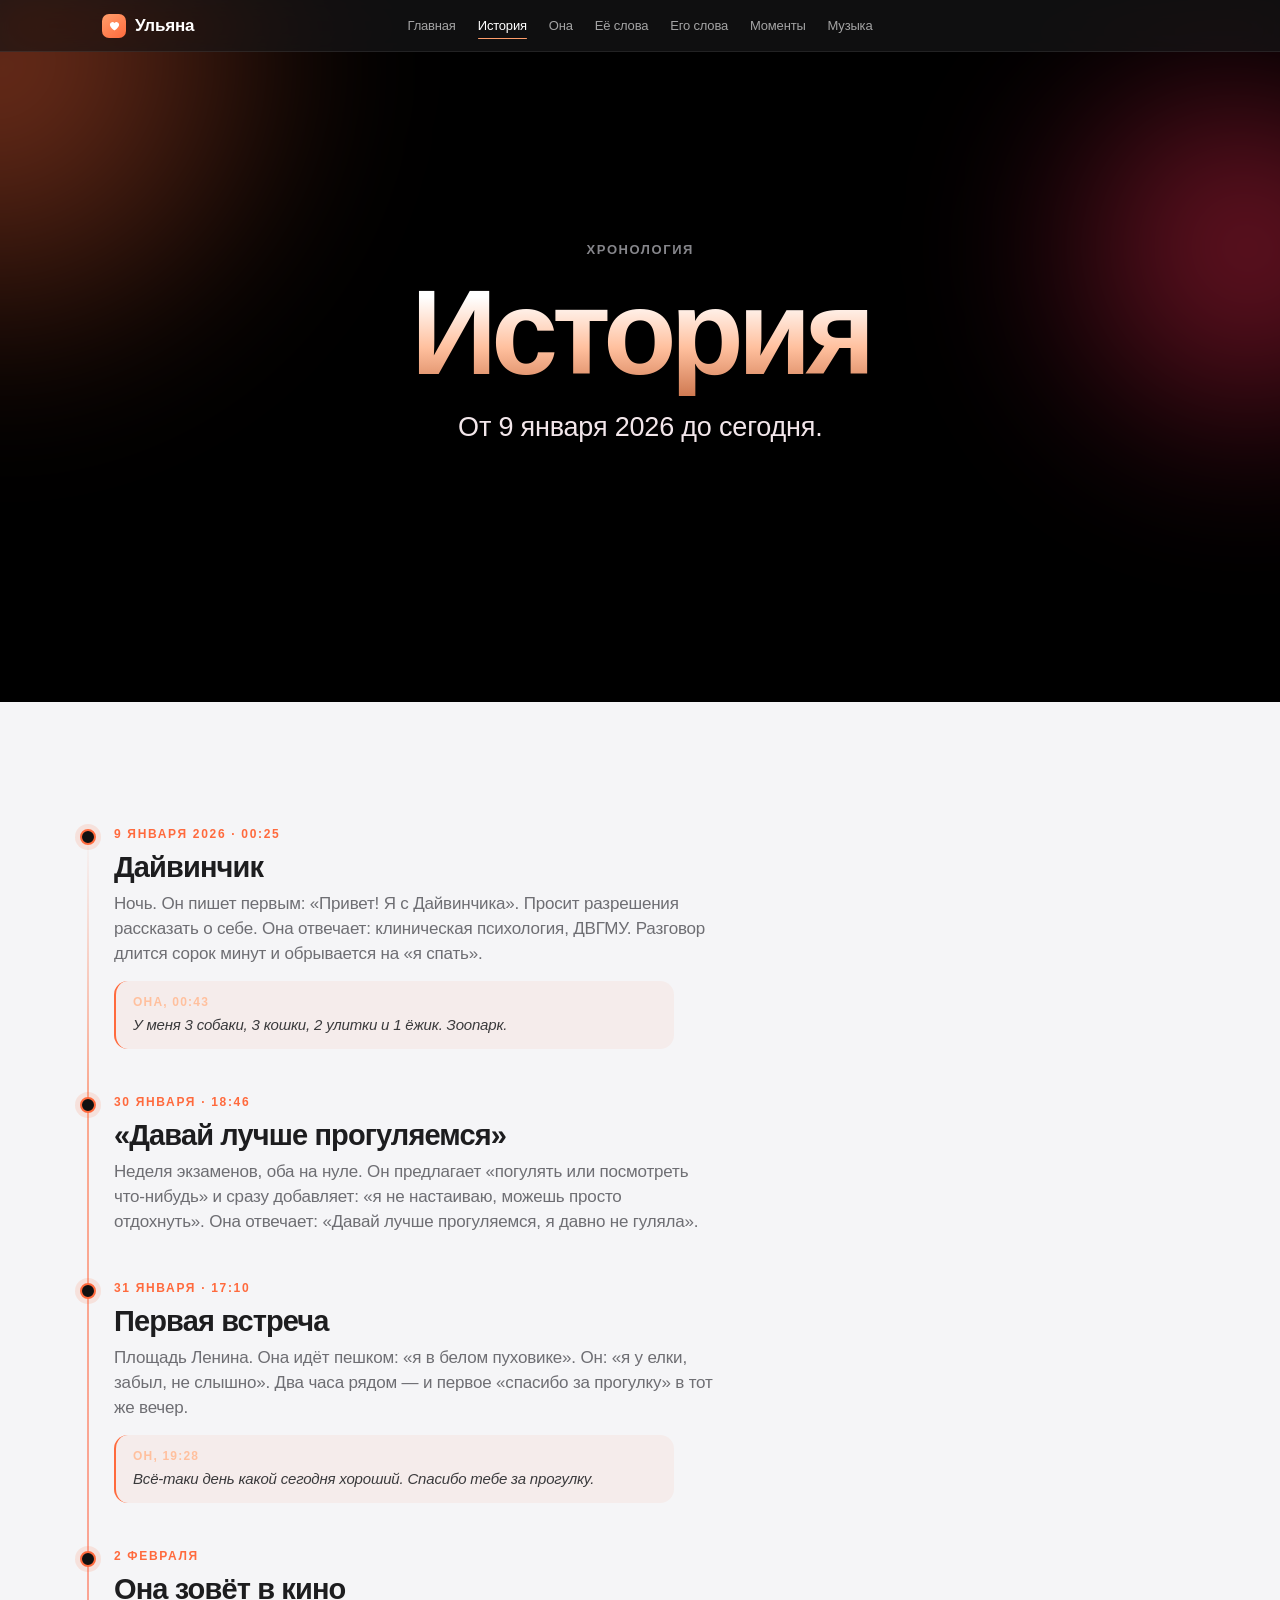
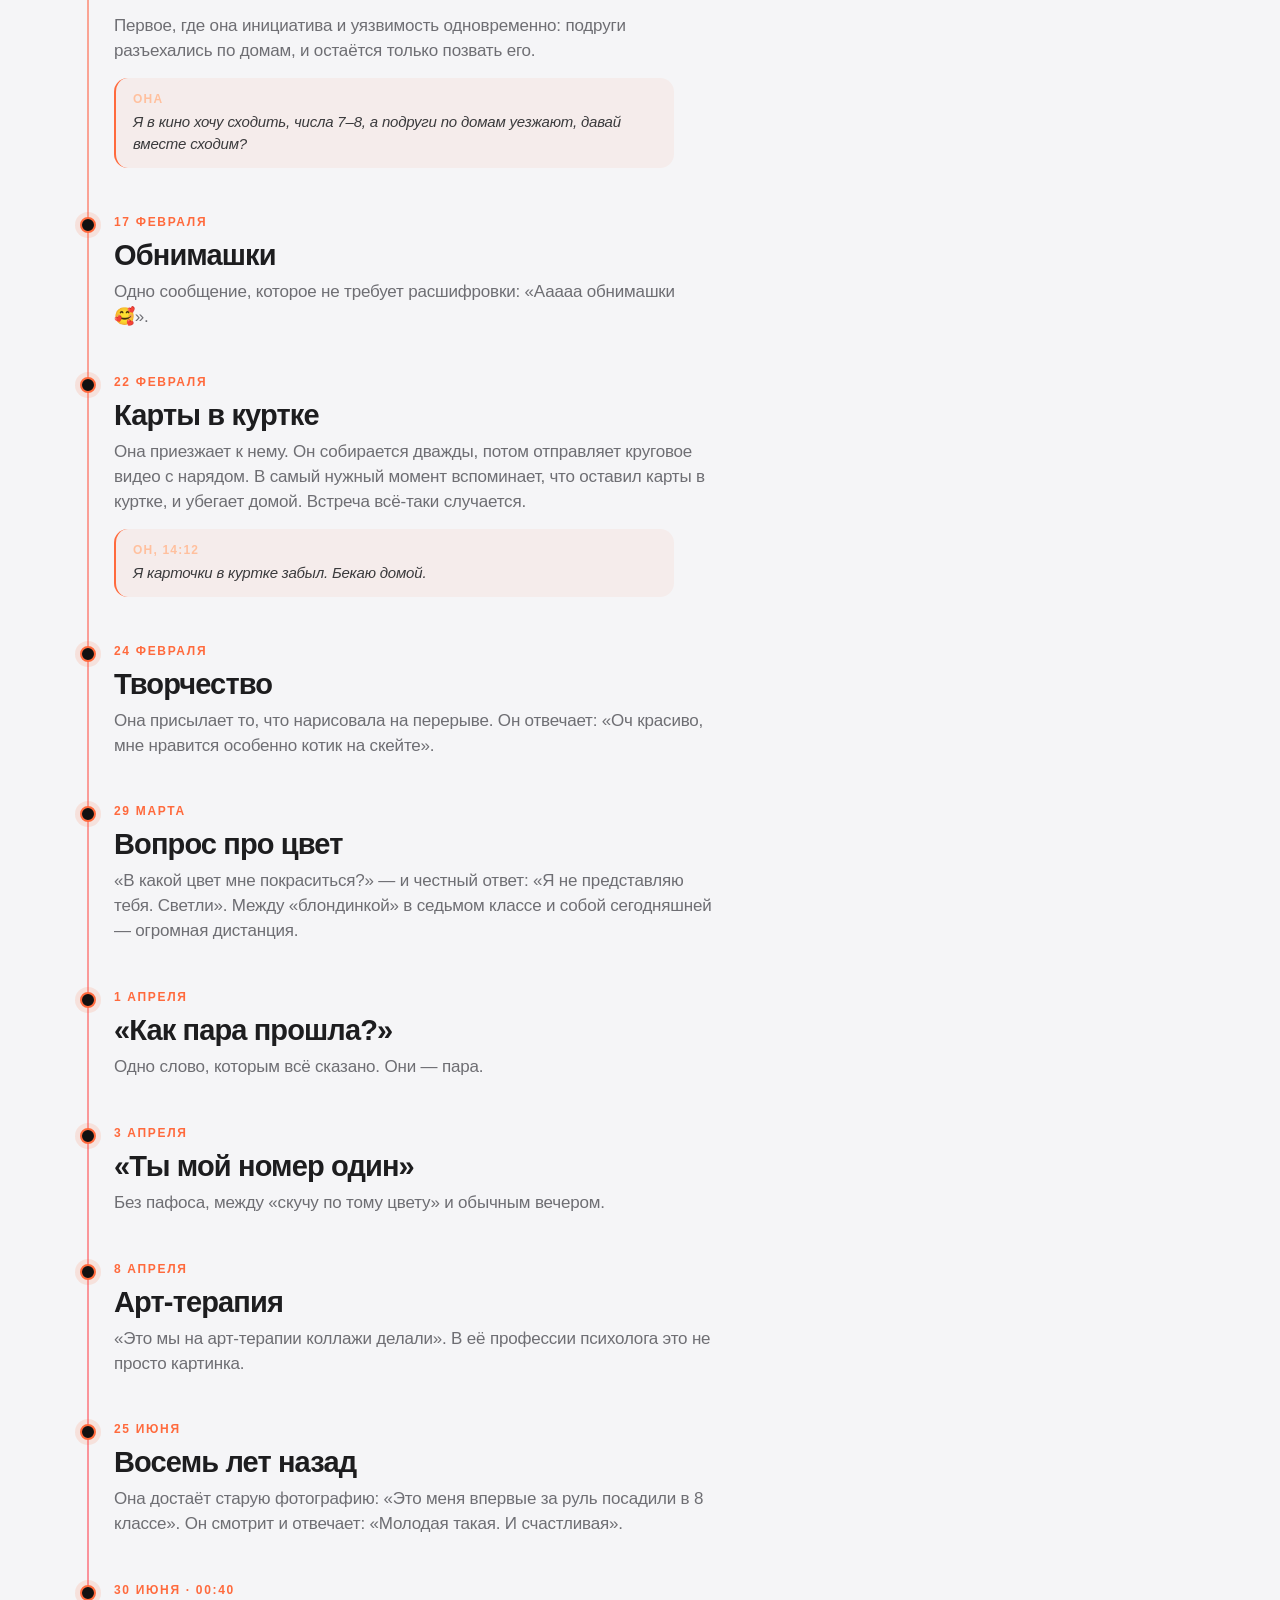
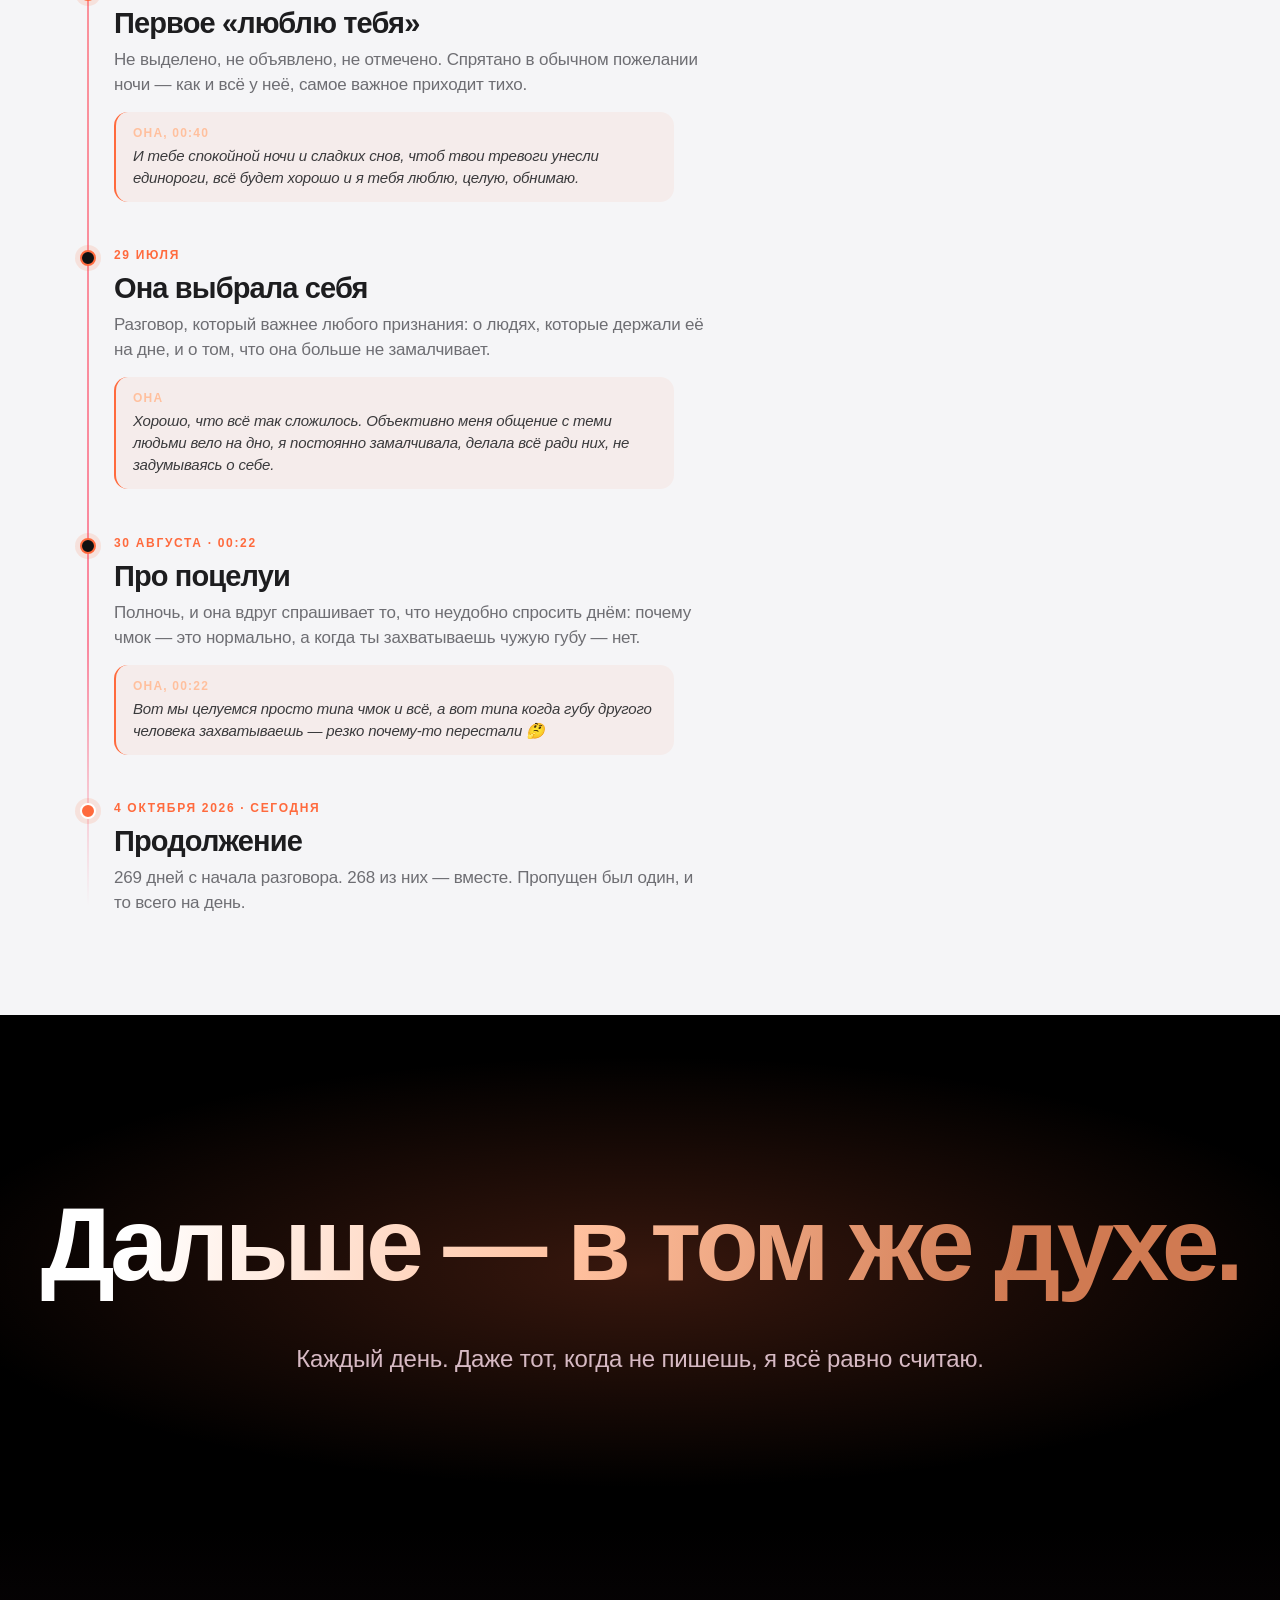
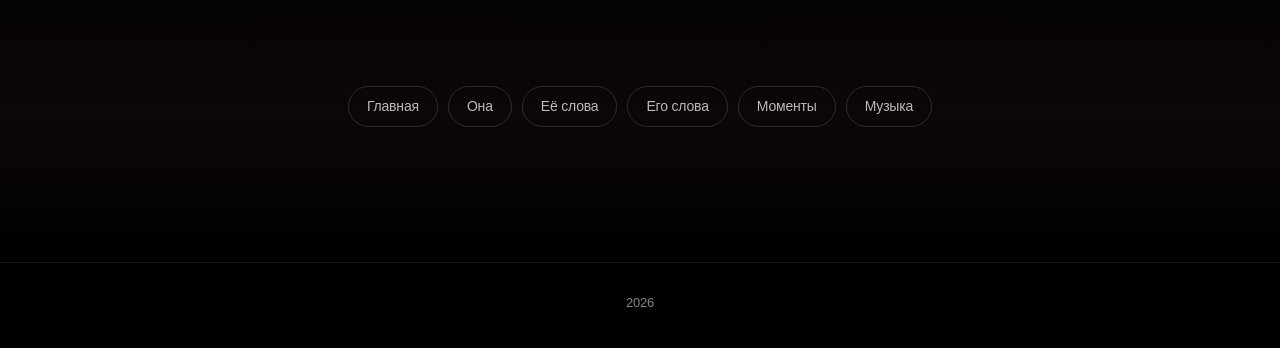
<file: story.html>
<!doctype html>
<html lang="ru">
<head>
<meta charset="utf-8">
<meta name="robots" content="noindex, nofollow, noarchive, nosnippet">
<meta name="viewport" content="width=device-width, initial-scale=1">
<title>Наша история</title>
<meta name="description" content="Хронология: от Дайвинчика 9 января 2026 до сегодняшнего дня.">
<link rel="stylesheet" href="styles.css?v=84edb5fe">
</head>
<body data-page="story">

<div class="progress" aria-hidden="true"></div>

<header class="nav">
  <nav class="nav__inner">
    <a class="nav__mark" href="index.html?v=84edb5fe">
      <span class="nav__glyph"><svg viewBox="0 0 24 24"><path d="M12 21s-8.5-5.2-8.5-11A4.8 4.8 0 0 1 12 7.6 4.8 4.8 0 0 1 20.5 10c0 5.8-8.5 11-8.5 11z"/></svg></span>
      <span class="nav__name">Ульяна</span>
    </a>
    <ul class="nav__links">
      <li><a href="index.html?v=84edb5fe" data-nav="home">Главная</a></li>
      <li><a href="story.html?v=84edb5fe" data-nav="story">История</a></li>
      <li><a href="about.html?v=84edb5fe" data-nav="about">Она</a></li>
      <li><a href="quotes.html?v=84edb5fe" data-nav="quotes">Её слова</a></li>
      <li><a href="his.html?v=84edb5fe" data-nav="his">Его слова</a></li>
      <li><a href="moments.html?v=84edb5fe" data-nav="moments">Моменты</a></li>
      <li><a href="music.html?v=84edb5fe" data-nav="music">Музыка</a></li>
    </ul>
    <button class="nav__burger" aria-label="Меню" aria-expanded="false"><span></span></button>
  </nav>
  <div class="nav__mobile">
    <a href="index.html?v=84edb5fe">Главная</a>
    <a href="story.html?v=84edb5fe">История</a>
    <a href="about.html?v=84edb5fe">Она</a>
    <a href="quotes.html?v=84edb5fe">Её слова</a>
    <a href="his.html?v=84edb5fe">Его слова</a>
    <a href="moments.html?v=84edb5fe">Моменты</a>
    <a href="music.html?v=84edb5fe">Музыка</a>
  </div>
</header>

<main>

  <section class="hero hero--short hero--page">
    <div class="orb orb--1" data-parallax="0.12"></div>
    <div class="orb orb--2" data-parallax="0.06"></div>
    <div class="hero__inner">
      <p class="eyebrow" data-reveal>Хронология</p>
      <h1 class="hero__title">История</h1>
      <p class="hero__sub" data-reveal>От 9 января 2026 до сегодня.</p>
    </div>
  </section>

  <section class="section section--light on-light">
    <div class="wrap">
      <ol class="timeline">

        <li class="tl" data-reveal>
          <div class="tl__dot"></div>
          <span class="tl__date">9 января 2026 · 00:25</span>
          <h3>Дайвинчик</h3>
          <p>Ночь. Он пишет первым: «Привет! Я с Дайвинчика». Просит разрешения рассказать о себе. Она отвечает: клиническая психология, ДВГМУ. Разговор длится сорок минут и обрывается на «я спать».</p>
          <div class="tl__say"><b>она, 00:43</b>У меня 3 собаки, 3 кошки, 2 улитки и 1 ёжик. Зоопарк.</div>
        </li>

        <li class="tl" data-reveal>
          <div class="tl__dot"></div>
          <span class="tl__date">30 января · 18:46</span>
          <h3>«Давай лучше прогуляемся»</h3>
          <p>Неделя экзаменов, оба на нуле. Он предлагает «погулять или посмотреть что-нибудь» и сразу добавляет: «я не настаиваю, можешь просто отдохнуть». Она отвечает: «Давай лучше прогуляемся, я давно не гуляла».</p>
        </li>

        <li class="tl" data-reveal>
          <div class="tl__dot"></div>
          <span class="tl__date">31 января · 17:10</span>
          <h3>Первая встреча</h3>
          <p>Площадь Ленина. Она идёт пешком: «я в белом пуховике». Он: «я у елки, забыл, не слышно». Два часа рядом — и первое «спасибо за прогулку» в тот же вечер.</p>
          <div class="tl__say"><b>он, 19:28</b>Всё-таки день какой сегодня хороший. Спасибо тебе за прогулку.</div>
        </li>

        <li class="tl" data-reveal>
          <div class="tl__dot"></div>
          <span class="tl__date">2 февраля</span>
          <h3>Она зовёт в кино</h3>
          <p>Первое, где она инициатива и уязвимость одновременно: подруги разъехались по домам, и остаётся только позвать его.</p>
          <div class="tl__say"><b>она</b>Я в кино хочу сходить, числа 7–8, а подруги по домам уезжают, давай вместе сходим?</div>
        </li>

        <li class="tl" data-reveal>
          <div class="tl__dot"></div>
          <span class="tl__date">17 февраля</span>
          <h3>Обнимашки</h3>
          <p>Одно сообщение, которое не требует расшифровки: «Ааааа обнимашки 🥰».</p>
        </li>

        <li class="tl" data-reveal>
          <div class="tl__dot"></div>
          <span class="tl__date">22 февраля</span>
          <h3>Карты в куртке</h3>
          <p>Она приезжает к нему. Он собирается дважды, потом отправляет круговое видео с нарядом. В самый нужный момент вспоминает, что оставил карты в куртке, и убегает домой. Встреча всё-таки случается.</p>
          <div class="tl__say"><b>он, 14:12</b>Я карточки в куртке забыл. Бекаю домой.</div>
        </li>

        <li class="tl" data-reveal>
          <div class="tl__dot"></div>
          <span class="tl__date">24 февраля</span>
          <h3>Творчество</h3>
          <p>Она присылает то, что нарисовала на перерыве. Он отвечает: «Оч красиво, мне нравится особенно котик на скейте».</p>
        </li>

        <li class="tl" data-reveal>
          <div class="tl__dot"></div>
          <span class="tl__date">29 марта</span>
          <h3>Вопрос про цвет</h3>
          <p>«В какой цвет мне покраситься?» — и честный ответ: «Я не представляю тебя. Светли». Между «блондинкой» в седьмом классе и собой сегодняшней — огромная дистанция.</p>
        </li>

        <li class="tl" data-reveal>
          <div class="tl__dot"></div>
          <span class="tl__date">1 апреля</span>
          <h3>«Как пара прошла?»</h3>
          <p>Одно слово, которым всё сказано. Они — пара.</p>
        </li>

        <li class="tl" data-reveal>
          <div class="tl__dot"></div>
          <span class="tl__date">3 апреля</span>
          <h3>«Ты мой номер один»</h3>
          <p>Без пафоса, между «скучу по тому цвету» и обычным вечером.</p>
        </li>

        <li class="tl" data-reveal>
          <div class="tl__dot"></div>
          <span class="tl__date">8 апреля</span>
          <h3>Арт-терапия</h3>
          <p>«Это мы на арт-терапии коллажи делали». В её профессии психолога это не просто картинка.</p>
        </li>

        <li class="tl" data-reveal>
          <div class="tl__dot"></div>
          <span class="tl__date">25 июня</span>
          <h3>Восемь лет назад</h3>
          <p>Она достаёт старую фотографию: «Это меня впервые за руль посадили в 8 классе». Он смотрит и отвечает: «Молодая такая. И счастливая».</p>
        </li>

        <li class="tl" data-reveal>
          <div class="tl__dot"></div>
          <span class="tl__date">30 июня · 00:40</span>
          <h3>Первое «люблю тебя»</h3>
          <p>Не выделено, не объявлено, не отмечено. Спрятано в обычном пожелании ночи — как и всё у неё, самое важное приходит тихо.</p>
          <div class="tl__say"><b>она, 00:40</b>И тебе спокойной ночи и сладких снов, чтоб твои тревоги унесли единороги, всё будет хорошо и я тебя люблю, целую, обнимаю.</div>
        </li>

        <li class="tl" data-reveal>
          <div class="tl__dot"></div>
          <span class="tl__date">29 июля</span>
          <h3>Она выбрала себя</h3>
          <p>Разговор, который важнее любого признания: о людях, которые держали её на дне, и о том, что она больше не замалчивает.</p>
          <div class="tl__say"><b>она</b>Хорошо, что всё так сложилось. Объективно меня общение с теми людьми вело на дно, я постоянно замалчивала, делала всё ради них, не задумываясь о себе.</div>
        </li>

        <li class="tl" data-reveal>
          <div class="tl__dot"></div>
          <span class="tl__date">30 августа · 00:22</span>
          <h3>Про поцелуи</h3>
          <p>Полночь, и она вдруг спрашивает то, что неудобно спросить днём: почему чмок — это нормально, а когда ты захватываешь чужую губу — нет.</p>
          <div class="tl__say"><b>она, 00:22</b>Вот мы целуемся просто типа чмок и всё, а вот типа когда губу другого человека захватываешь — резко почему-то перестали 🤔</div>
        </li>

        <li class="tl tl--live" data-reveal>
          <div class="tl__dot"></div>
          <span class="tl__date">4 октября 2026 · сегодня</span>
          <h3>Продолжение</h3>
          <p>269 дней с начала разговора. 268 из них — вместе. Пропущен был один, и то всего на день.</p>
        </li>

      </ol>
    </div>
  </section>

  <section class="mainline">
    <p class="mainline__text" data-reveal>Дальше — в том же духе.</p>
    <p class="mainline__sub" data-reveal>Каждый день. Даже тот, когда не пишешь, я всё равно считаю.</p>
  </section>

  <section class="cta">
    <div class="cta__nav">
      <a href="index.html?v=84edb5fe">Главная</a>
      <a href="about.html?v=84edb5fe">Она</a>
      <a href="quotes.html?v=84edb5fe">Её слова</a>
      <a href="his.html?v=84edb5fe">Его слова</a>
      <a href="moments.html?v=84edb5fe">Моменты</a>
      <a href="music.html?v=84edb5fe">Музыка</a>
    </div>
  </section>

</main>

<footer class="footer">
  <p><span id="year">2026</span></p>
</footer>

<button class="totop" aria-label="Наверх">↑</button>
<script src="script.js?v=84edb5fe"></script>
</body>
</html>
</file>
<file: styles.css>
/* =========================================================
   Ульяна — страница о любимой девочке
   Дизайн в духе Apple, тёплая романтическая палитра.
   7 страниц, общий стиль, свой оттенок у каждой.
   ========================================================= */

:root{
  --black:#000; --white:#fff;
  --gray-6:#f5f5f7; --gray-3:#86868b;
  --rose:#ff2d55; --rose-lt:#ff6b9d; --violet:#a855f7; --gold:#ffcc00;
  --orb1:#ff2d55; --orb2:#a855f7; --orb3:#ff9f0a;
  --hero-a:#ff9fb4; --hero-b:#c86ba0;
  --nav-h:52px;
  --radius:28px;
  --ease:cubic-bezier(.28,.11,.32,1);
  --maxw:1120px;
}

*,*::before,*::after{box-sizing:border-box}
html{scroll-behavior:smooth;-webkit-text-size-adjust:100%;
  -webkit-tap-highlight-color:rgba(255,45,85,.16)}
body{
  margin:0;background:var(--black);color:var(--white);
  font-family:-apple-system,BlinkMacSystemFont,"SF Pro Display","SF Pro Text",
              "Helvetica Neue",Helvetica,Arial,system-ui,sans-serif;
  font-size:17px;line-height:1.47;letter-spacing:-.011em;
  -webkit-font-smoothing:antialiased;overflow-x:hidden;
}
h1,h2,h3,h4{margin:0;letter-spacing:-.03em;line-height:1.06;font-weight:600}
p{margin:0} a{color:inherit;text-decoration:none}
ul,ol,dl{list-style:none;margin:0;padding:0}
code{font-family:"SF Mono",ui-monospace,Menlo,monospace;font-size:.85em;
     background:rgba(0,0,0,.07);padding:.15em .45em;border-radius:6px}
img{max-width:100%;display:block}

/* ── Прогресс ────────────────────────────────────────────── */
.progress{position:fixed;inset:0 auto auto 0;height:2px;width:100%;
  transform-origin:0 50%;transform:scaleX(0);z-index:120;pointer-events:none;
  background:linear-gradient(90deg,var(--rose),var(--rose-lt),var(--violet))}

/* ── Типографика ─────────────────────────────────────────── */
.h2{font-size:clamp(34px,5.4vw,64px);text-align:center;
  background:linear-gradient(180deg,#fff,#c9c9cf);
  -webkit-background-clip:text;background-clip:text;
  -webkit-text-fill-color:transparent;color:transparent}
.on-light .h2,.section--light .h2{
  background:linear-gradient(180deg,#1d1d1f,#4a4a4f);
  -webkit-background-clip:text;background-clip:text}
.h3{font-size:clamp(24px,3.2vw,38px);text-align:center;color:#e9e9ee}
.on-light .h3,.section--light .h3{color:#1d1d1f}
.h4{font-size:clamp(20px,2.4vw,28px)}
.lead{text-align:center;color:var(--gray-3);
  font-size:clamp(17px,2vw,21px);margin:14px auto 0;max-width:660px}
.on-light .lead,.section--light .lead{color:#6e6e73}
.eyebrow{text-align:center;color:var(--gray-3);font-size:13px;font-weight:600;
  letter-spacing:.12em;text-transform:uppercase}
.pill{display:inline-block;padding:8px 17px;border-radius:980px;
  background:color-mix(in srgb,var(--rose) 12%,transparent);
  border:1px solid color-mix(in srgb,var(--rose) 30%,transparent);
  color:var(--hero-a);font-size:13px;letter-spacing:.02em}
.pill--light{background:color-mix(in srgb,var(--rose) 8%,transparent);border-color:color-mix(in srgb,var(--rose) 26%,transparent);color:var(--rose)}
.grad-rose{background:linear-gradient(92deg,var(--rose-lt),var(--violet));
  -webkit-background-clip:text;background-clip:text;
  -webkit-text-fill-color:transparent;color:transparent}

/* ── Кнопки ───────────────────────────────────────────────── */
.btn{display:inline-flex;align-items:center;justify-content:center;
  height:44px;padding:0 24px;border-radius:980px;background:var(--rose);color:#fff;
  font-size:16px;transition:filter .25s var(--ease),transform .25s var(--ease),box-shadow .25s var(--ease);
  white-space:nowrap}
.btn:hover{filter:brightness(1.08);transform:translateY(-1px);box-shadow:0 10px 30px color-mix(in srgb,var(--rose) 40%,transparent)}
.btn:active{transform:translateY(0) scale(.98)}
.btn,.nav__burger,.dot,.totop,.shot{touch-action:manipulation}
.btn,.dot,.nav__burger{-webkit-user-select:none;user-select:none}
.btn--ghost{background:rgba(255,255,255,.09);border:1px solid rgba(255,255,255,.22);
  -webkit-backdrop-filter:blur(20px);backdrop-filter:blur(20px)}
.btn--ghost:hover{background:rgba(255,255,255,.17);box-shadow:none}
.btn--sm{height:32px;padding:0 15px;font-size:14px}
.btn--lg{height:52px;padding:0 32px;font-size:18px}

/* ── Навигация ───────────────────────────────────────────── */
.nav{position:fixed;top:0;left:0;right:0;height:calc(var(--nav-h) + env(safe-area-inset-top));z-index:100;
  padding-top:env(safe-area-inset-top);
  background:rgba(22,22,23,.7);
  -webkit-backdrop-filter:saturate(180%) blur(20px);
  backdrop-filter:saturate(180%) blur(20px);
  border-bottom:1px solid rgba(255,255,255,.08)}
.nav__inner{max-width:var(--maxw);height:var(--nav-h);margin:0 auto;
  padding-left:max(22px,env(safe-area-inset-left));padding-right:max(22px,env(safe-area-inset-right));
  display:grid;grid-template-columns:1fr auto 1fr;align-items:center;gap:18px}
.nav__mark{grid-column:1;justify-self:start;display:flex;align-items:center;gap:9px;font-weight:600}
.nav__glyph{width:24px;height:24px;border-radius:7px;display:grid;place-items:center;
  background:linear-gradient(145deg,var(--rose-lt),var(--rose))}
.nav__glyph svg{width:13px;height:13px;fill:#fff}
.nav__links{grid-column:2;justify-self:center;display:flex;gap:22px;font-size:13px;color:rgba(255,255,255,.62)}
.nav__links a{transition:color .2s;position:relative;padding:4px 0}
.nav__links a:hover{color:#fff}
.nav__links a.is-active{color:#fff}
.nav__links a.is-active::after{content:"";position:absolute;left:0;right:0;bottom:-2px;
  height:1.5px;background:var(--rose-lt);border-radius:2px}
@media (max-width:1000px){
  .nav__links{display:none}
  .nav__burger{display:flex !important}
}
.nav__burger{grid-column:3;justify-self:end;display:none;width:34px;height:34px;border:0;border-radius:9px;
  background:rgba(255,255,255,.1);color:#fff;cursor:pointer;align-items:center;
  justify-content:center}
.nav__burger span{display:block;width:15px;height:1.6px;background:#fff;border-radius:2px;
  position:relative}
.nav__burger span::before,.nav__burger span::after{content:"";position:absolute;
  left:0;width:15px;height:1.6px;background:#fff;border-radius:2px}
.nav__burger span::before{top:-5px} .nav__burger span::after{top:5px}
.nav__mobile{display:none;flex-direction:column;gap:2px;padding:10px 22px 18px;
  background:rgba(22,22,23,.94);border-bottom:1px solid rgba(255,255,255,.08);
  -webkit-backdrop-filter:blur(20px);backdrop-filter:blur(20px)}
.nav__mobile.is-open{display:flex}
.nav__mobile a{padding:11px 2px;font-size:15px;color:rgba(255,255,255,.85);
  border-bottom:1px solid rgba(255,255,255,.06)}

/* ── Hero ────────────────────────────────────────────────── */
.hero{position:relative;min-height:100svh;display:grid;place-items:center;text-align:center;
  padding:calc(var(--nav-h) + env(safe-area-inset-top) + 54px) 22px 120px;overflow:hidden}
.hero--short{min-height:min(78svh,760px)}
.hero__inner{position:relative;z-index:2;max-width:940px}
.hero__title{font-size:clamp(64px,17vw,190px);font-weight:700;letter-spacing:-.05em;margin:.08em 0 0;
  background:linear-gradient(180deg,#fff 22%,var(--hero-a) 62%,var(--hero-b));
  -webkit-background-clip:text;background-clip:text;
  -webkit-text-fill-color:transparent;color:transparent;will-change:transform,opacity}
.hero--page .hero__title{font-size:clamp(42px,10vw,120px)}
.hero__sub{font-size:clamp(18px,2.5vw,27px);font-weight:300;color:#f2e6ea;margin-top:12px}
.hero__actions{display:flex;gap:12px;justify-content:center;flex-wrap:wrap;margin-top:32px}
.orb{position:absolute;border-radius:50%;filter:blur(70px);opacity:.5;pointer-events:none;z-index:1}
.orb--1{width:44vmax;height:44vmax;left:-14vmax;top:-12vmax;
  background:radial-gradient(circle at 30% 30%,var(--orb1),transparent 65%)}
.orb--2{width:36vmax;height:36vmax;right:-12vmax;top:4vmax;
  background:radial-gradient(circle at 60% 40%,var(--orb2),transparent 65%)}
.orb--3{width:32vmax;height:32vmax;left:32%;bottom:-16vmax;
  background:radial-gradient(circle at 50% 50%,var(--orb3),transparent 65%);opacity:.3}
.scroll-hint{position:absolute;bottom:26px;left:50%;translate:-50% 0;z-index:2;
  width:22px;height:36px;border:1.5px solid rgba(255,255,255,.35);border-radius:12px}
.scroll-hint span{position:absolute;top:7px;left:50%;translate:-50% 0;width:3px;height:7px;
  border-radius:2px;background:rgba(255,255,255,.75);animation:scrollDot 1.8s var(--ease) infinite}
@keyframes scrollDot{
  0%,100%{transform:translateY(0);opacity:0}30%{opacity:1}
  70%{transform:translateY(13px);opacity:1}100%{transform:translateY(13px);opacity:0}}

/* ── Бегущая строка ──────────────────────────────────────── */
.marquee{overflow:hidden;white-space:nowrap;padding:17px 0;
  background:linear-gradient(90deg,color-mix(in srgb,var(--rose) 14%,transparent),color-mix(in srgb,var(--violet) 14%,transparent));
  border-block:1px solid rgba(255,255,255,.1)}
.marquee__track{display:inline-block;font-size:clamp(19px,2.5vw,29px);font-weight:600;
  color:var(--hero-a);animation:slide 180s linear infinite}
.marquee__track span{padding-right:.4em}
@keyframes slide{to{transform:translateX(-50%)}}

/* ── Statement ───────────────────────────────────────────── */
.statement{padding:clamp(80px,14vh,170px) 22px;text-align:center;max-width:1050px;margin:0 auto}
.statement__line{font-size:clamp(27px,4.6vw,54px);font-weight:600;letter-spacing:-.03em}
.statement__line + .statement__line{margin-top:.3em}
.statement__foot{margin-top:38px}

/* ── Секции ──────────────────────────────────────────────── */
.section{padding:clamp(70px,11vh,140px) 22px}
.section--light{background:var(--gray-6);color:#1d1d1f}
.section--dark{background:#0b0b0c;color:#fff}
.section--tight{padding-block:clamp(50px,7vh,90px)}
.wrap{max-width:var(--maxw);margin:0 auto}
.wrap--narrow{max-width:780px}
.section-head{text-align:center;margin-bottom:46px}

/* ── Сетка карточек ──────────────────────────────────────── */
.cards{display:grid;gap:18px;margin-top:46px;
  grid-template-columns:repeat(auto-fit,minmax(268px,1fr))}
.card{background:#fff;border-radius:var(--radius);padding:32px 28px 30px;
  box-shadow:0 1px 2px rgba(0,0,0,.05),0 12px 32px rgba(0,0,0,.06);
  transition:transform .4s var(--ease),box-shadow .4s var(--ease);will-change:transform}
.card:hover{transform:translateY(-6px);
  box-shadow:0 2px 4px rgba(0,0,0,.06),0 24px 56px rgba(0,0,0,.13)}
.card h3{font-size:23px;color:#1d1d1f}
.card p{margin-top:8px;color:#6e6e73;font-size:16px}
.card__icon{width:50px;height:50px;border-radius:15px;margin-bottom:19px;
  display:grid;place-items:center;position:relative;overflow:hidden}
.card__icon svg{width:25px;height:25px;fill:none;stroke:#fff;stroke-width:1.7;
  stroke-linecap:round;stroke-linejoin:round;position:relative;z-index:2}
.card__icon::after{content:"";position:absolute;inset:0;
  background:linear-gradient(180deg,rgba(255,255,255,.35),transparent 55%)}
.card__icon svg.fill{fill:#fff;stroke:none}
.i-rose{background:linear-gradient(145deg,#ff6b9d,#ff2d55)}
.i-music{background:linear-gradient(145deg,#bf5af2,#8e2ec2)}
.i-brush{background:linear-gradient(145deg,#ffd60a,#ff9500)}
.i-book{background:linear-gradient(145deg,#5ac8fa,#0a84ff)}
.i-car{background:linear-gradient(145deg,#30d158,#00a34a)}
.i-paw{background:linear-gradient(145deg,#ff9f0a,#ff375f)}

/* ── Карточки-строки (факты) ─────────────────────────────── */
.facts{display:grid;gap:14px;margin-top:44px;grid-template-columns:repeat(auto-fit,minmax(250px,1fr))}
.fact{background:rgba(255,255,255,.055);border:1px solid rgba(255,255,255,.1);
  -webkit-backdrop-filter:blur(20px);backdrop-filter:blur(20px);
  border-radius:20px;padding:22px 22px}
.fact dt{font-size:13px;letter-spacing:.1em;text-transform:uppercase;color:var(--gray-3)}
.fact dd{margin:9px 0 0;font-size:17px;line-height:1.45}

/* ── Цифры ───────────────────────────────────────────────── */
.stats__grid{display:grid;gap:18px;margin-top:46px;
  grid-template-columns:repeat(auto-fit,minmax(200px,1fr))}
.stat{background:rgba(255,255,255,.055);border:1px solid rgba(255,255,255,.1);
  -webkit-backdrop-filter:blur(20px);backdrop-filter:blur(20px);
  border-radius:var(--radius);padding:32px 20px;text-align:center;
  transition:transform .4s var(--ease),background .4s var(--ease)}
.stat:hover{transform:translateY(-5px);background:color-mix(in srgb,var(--rose) 12%,transparent)}
.stat__num{font-size:clamp(40px,6vw,68px);font-weight:700;letter-spacing:-.045em;line-height:1;
  background:linear-gradient(180deg,#fff,var(--hero-a));
  -webkit-background-clip:text;background-clip:text;
  -webkit-text-fill-color:transparent;color:transparent}
.stat__label{margin-top:11px;color:var(--gray-3);font-size:15px;line-height:1.4}

/* ── Таймлайн ────────────────────────────────────────────── */
.timeline{position:relative;margin-top:20px;padding-left:34px;max-width:820px}
.timeline::before{content:"";position:absolute;left:7px;top:10px;bottom:10px;width:2px;
  background:linear-gradient(180deg,transparent,color-mix(in srgb,var(--rose) 55%,transparent) 8%,
             color-mix(in srgb,var(--violet) 55%,transparent) 92%,transparent)}
.tl{position:relative;padding-bottom:40px}
.tl:last-child{padding-bottom:0}
.tl__dot{position:absolute;left:-34px;top:8px;width:16px;height:16px;border-radius:50%;
  background:#111;border:2px solid var(--rose);box-shadow:0 0 0 5px color-mix(in srgb,var(--rose) 14%,transparent)}
.tl--live .tl__dot{background:var(--rose);border-color:#fff;animation:pulse 2s ease-in-out infinite}
@keyframes pulse{0%,100%{box-shadow:0 0 0 4px color-mix(in srgb,var(--rose) 22%,transparent)}50%{box-shadow:0 0 0 12px color-mix(in srgb,var(--rose) 4%,transparent)}}
.tl__date{font-size:12px;font-weight:700;letter-spacing:.14em;text-transform:uppercase;color:var(--rose)}
.tl h3{font-size:clamp(21px,2.5vw,29px);margin-top:6px}
.tl p{margin-top:9px;color:var(--gray-3);max-width:600px}
.tl__say{margin-top:14px;padding:13px 17px;border-radius:14px;
  background:rgba(255,255,255,.06);border-left:2px solid var(--rose-lt);
  font-size:15px;color:#e6d3da;max-width:560px;font-style:italic}
.tl__say b{font-style:normal;font-weight:600;color:var(--hero-a);display:block;
  margin-bottom:3px;font-size:12px;letter-spacing:.1em;text-transform:uppercase}
.on-light .tl p{color:#6e6e73}
.on-light .tl__say{background:color-mix(in srgb,var(--rose) 6%,transparent);color:#3a3a3c;border-left-color:var(--rose)}

/* ── Цитаты (сетка сообщений) ────────────────────────────── */
.quotes{display:grid;gap:16px;margin-top:44px;grid-template-columns:repeat(auto-fit,minmax(300px,1fr))}
.qmsg{background:rgba(255,255,255,.06);border:1px solid rgba(255,255,255,.1);
  border-radius:22px;padding:24px 24px 20px;position:relative;
  transition:transform .4s var(--ease),background .4s var(--ease)}
.qmsg:hover{transform:translateY(-4px);background:color-mix(in srgb,var(--rose) 10%,transparent)}
.qmsg__text{font-size:17px;line-height:1.5;color:#f0e6ea}
.qmsg__meta{margin-top:16px;display:flex;justify-content:space-between;align-items:center;
  font-size:12px;color:var(--gray-3)}
.qmsg__date{font-variant-numeric:tabular-nums;letter-spacing:.06em}
.qmsg__who{color:var(--hero-a);font-weight:600}
.on-light .qmsg{background:#fff;border-color:rgba(0,0,0,.06);
  box-shadow:0 1px 2px rgba(0,0,0,.04),0 10px 28px rgba(0,0,0,.05)}
.on-light .qmsg:hover{background:#fff;box-shadow:0 18px 44px rgba(0,0,0,.1)}
.on-light .qmsg__text{color:#1d1d1f}
.on-light .qmsg__meta{color:#86868b}

/* ── Галерея ─────────────────────────────────────────────── */
.gallery{display:grid;gap:14px;margin-top:44px;
  grid-template-columns:repeat(auto-fill,minmax(240px,1fr))}
.shot{position:relative;border-radius:20px;overflow:hidden;aspect-ratio:3/4;
  background:#151517;isolation:isolate;cursor:zoom-in}
.shot img{width:100%;height:100%;object-fit:cover;transition:transform .7s var(--ease),filter .7s var(--ease)}
.shot:hover img{transform:scale(1.06);filter:brightness(1.05)}
.shot__cap{position:absolute;inset:auto 0 0 0;padding:44px 18px 16px;z-index:2;
  background:linear-gradient(180deg,transparent,rgba(0,0,0,.82));
  transform:translateY(6px);opacity:.94;transition:transform .4s var(--ease)}
.shot:hover .shot__cap{transform:translateY(0)}
.shot__date{font-size:12px;letter-spacing:.12em;color:var(--hero-a);font-weight:600}
.shot__text{margin-top:4px;font-size:14px;color:#fff;line-height:1.35}
.shot--tall{aspect-ratio:3/4.6}

.lightbox{position:fixed;inset:0;z-index:200;display:none;place-items:center;
  background:rgba(0,0,0,.92);-webkit-backdrop-filter:blur(14px);backdrop-filter:blur(14px);padding:24px}
.lightbox.is-open{display:grid}
.lightbox img{max-width:min(92vw,900px);max-height:82vh;border-radius:16px;object-fit:contain}
.lightbox__cap{margin-top:16px;text-align:center;color:#e9e9ee;font-size:15px}
.lightbox__cap b{display:block;color:var(--hero-a);font-size:12px;letter-spacing:.12em;
  text-transform:uppercase;margin-bottom:5px}
.lightbox__close{position:absolute;top:20px;right:22px;width:42px;height:42px;border-radius:50%;
  border:0;background:rgba(255,255,255,.14);color:#fff;font-size:22px;cursor:pointer;line-height:1}
.lightbox__close:hover{background:rgba(255,255,255,.26)}

/* ── Письмо ──────────────────────────────────────────────── */
.prose,.letter__body{margin-top:40px;background:#fff;border-radius:var(--radius);
  padding:clamp(28px,4.4vw,52px);
  box-shadow:0 1px 2px rgba(0,0,0,.05),0 18px 44px rgba(0,0,0,.07)}
.prose p,.letter__body p{font-size:clamp(17px,1.95vw,20px);color:#1d1d1f;line-height:1.62}
.prose p + p,.letter__body p + p{margin-top:1.1em}
.prose p.is-mark,.letter__body p.is-mark{background:linear-gradient(180deg,transparent 62%,color-mix(in srgb,var(--rose) 18%,transparent) 0);
  display:inline}
.prose p.q,.letter__body p.q{font-size:clamp(17px,2.1vw,21px);color:#8c1030;padding-left:20px;
  border-left:2px solid var(--rose);font-style:italic;margin-top:1.5em !important}
.prose__sign,.letter__sign{text-align:center;margin-top:32px;font-size:20px;color:var(--rose);font-weight:600}

/* ── Таблица характеристик ───────────────────────────────── */
.spec-table{margin-top:38px;border-top:1px solid rgba(255,255,255,.14)}
.spec-row{display:grid;grid-template-columns:1fr 1.2fr;gap:16px;padding:16px 2px;
  border-bottom:1px solid rgba(255,255,255,.14)}
.spec-row dt{color:var(--gray-3)}
.spec-row dd{margin:0;font-weight:500;text-align:right}
.on-light .spec-table{border-color:rgba(0,0,0,.12)}
.on-light .spec-row{border-color:rgba(0,0,0,.12)}
.on-light .spec-row dt{color:#86868b}
@media (max-width:560px){
  .spec-row{grid-template-columns:1fr;gap:4px}
  .spec-row dd{text-align:left}
}

/* ── Карусель ────────────────────────────────────────────── */
.carousel{position:relative;margin-top:44px;background:#fff;border-radius:var(--radius);
  padding:clamp(28px,4.4vw,50px);
  box-shadow:0 1px 2px rgba(0,0,0,.05),0 18px 44px rgba(0,0,0,.07);
  min-height:230px;display:grid;align-content:center}
.carousel__inner{position:relative;min-height:150px}
.slide{position:absolute;inset:0;margin:0;opacity:0;transform:translateY(14px);
  pointer-events:none;transition:opacity .6s var(--ease),transform .6s var(--ease)}
.slide.is-active{opacity:1;transform:none;position:relative}
.slide blockquote{margin:0;font-size:clamp(19px,2.7vw,29px);font-weight:500;
  letter-spacing:-.02em;line-height:1.3;text-align:center;color:#1d1d1f}
.slide figcaption{text-align:center;margin-top:15px;font-size:12px;letter-spacing:.12em;
  text-transform:uppercase;color:var(--rose);font-weight:600}
.carousel__dots{display:flex;gap:9px;justify-content:center;margin-top:24px}
.dot{width:9px;height:9px;border-radius:50%;border:0;padding:0;cursor:pointer;
  background:rgba(0,0,0,.18);transition:transform .25s var(--ease),background .25s}
.dot.is-active{background:var(--rose);transform:scale(1.35)}

/* ── Mainline ────────────────────────────────────────────── */
.mainline{padding:clamp(90px,17vh,190px) 22px;text-align:center;
  background:radial-gradient(80% 60% at 50% 50%,color-mix(in srgb,var(--rose) 22%,transparent),transparent 70%),#000}
.mainline__text{font-size:clamp(38px,8.2vw,104px);font-weight:700;letter-spacing:-.045em;
  background:linear-gradient(100deg,#fff 10%,var(--hero-a) 45%,var(--hero-b) 80%);
  -webkit-background-clip:text;background-clip:text;
  -webkit-text-fill-color:transparent;color:transparent}
.mainline__sub{margin-top:20px;color:#d6b9c3;font-size:clamp(17px,2.1vw,24px);font-weight:300}

/* ── CTA ─────────────────────────────────────────────────── */
.cta{padding:clamp(80px,13vh,150px) 22px clamp(95px,15vh,170px);text-align:center;
  background:linear-gradient(180deg,#000,#0d0609 55%,#000)}
.cta__actions{display:flex;gap:12px;justify-content:center;flex-wrap:wrap;margin-top:32px}
.cta__nav{display:flex;gap:10px;justify-content:center;flex-wrap:wrap;margin-top:40px}
.cta__nav a{padding:9px 18px;border-radius:980px;border:1px solid rgba(255,255,255,.14);
  font-size:14px;color:rgba(255,255,255,.72);transition:all .25s var(--ease)}
.cta__nav a:hover{background:rgba(255,255,255,.1);color:#fff;border-color:rgba(255,255,255,.3)}

/* ── Подвал ──────────────────────────────────────────────── */
.footer{padding:30px 22px calc(36px + env(safe-area-inset-bottom));text-align:center;color:var(--gray-3);font-size:13px;
  border-top:1px solid rgba(255,255,255,.09)}
.footer a{color:var(--hero-a)}

/* ── Появление ───────────────────────────────────────────── */
[data-reveal]{opacity:0;transform:translateY(32px);
  transition:opacity .9s var(--ease),transform .9s var(--ease);will-change:opacity,transform}
[data-reveal].is-in{opacity:1;transform:none}

/* ── Кнопка «наверх» ─────────────────────────────────────── */
.totop{position:fixed;right:max(20px,env(safe-area-inset-right));bottom:calc(20px + env(safe-area-inset-bottom));z-index:110;width:44px;height:44px;
  border-radius:50%;border:1px solid rgba(255,255,255,.16);background:rgba(22,22,23,.6);
  -webkit-backdrop-filter:blur(18px);backdrop-filter:blur(18px);color:#fff;font-size:18px;
  cursor:pointer;opacity:0;pointer-events:none;transition:opacity .3s,transform .3s var(--ease)}
.totop.is-show{opacity:1;pointer-events:auto}
.totop:hover{transform:translateY(-3px);background:color-mix(in srgb,var(--rose) 75%,transparent);border-color:transparent}

/* ── Телефон: мелкие экраны и безопасные зоны ──────────────── */
@media (max-width:430px){
  /* кнопка справа в шапке дублирует меню — прячем, чтобы не тесно */
  .nav__inner > .btn{display:none}
  .nav__links{gap:16px}
  .hero__title{font-size:clamp(50px,15.5vw,72px)}
  .hero__sub{font-size:16px}
  .btn{height:46px;padding:0 22px}
  .section{padding-left:18px;padding-right:18px}
  .hero,.statement,.cta,.mainline{padding-left:18px;padding-right:18px}
  .card{padding:26px 22px 24px;border-radius:24px}
  .qmsg{padding:20px 20px 17px;border-radius:20px}
  .gallery{gap:12px}
  .shot{border-radius:18px}
  .timeline{padding-left:26px}
  .tl__dot{left:-26px}
  .stat{padding:26px 16px}
}
@media (max-width:360px){
  .hero__title{font-size:clamp(44px,14vw,60px)}
  .statement__line{font-size:clamp(23px,6.6vw,27px)}
  .mainline__text{font-size:clamp(32px,8.6vw,44px)}
  .lead{font-size:15px}
  .qmsg__text{font-size:16px}
}
@media (max-height:520px) and (orientation:landscape){
  .hero{min-height:100svh;padding-top:calc(var(--nav-h) + 24px);padding-bottom:40px}
  .scroll-hint{display:none}
}

@media (prefers-reduced-motion:reduce){
  *{animation-duration:.01ms !important;animation-iteration-count:1 !important;
    transition-duration:.01ms !important;scroll-behavior:auto !important}
  [data-reveal]{opacity:1;transform:none}
}

/* ── По месяцам ──────────────────────────────────────────── */
.mbars{margin-top:46px;display:grid;gap:12px}
.mrow{display:grid;grid-template-columns:46px 1fr 76px;align-items:center;gap:14px}
.mrow__m{font-size:13px;letter-spacing:.06em;text-transform:uppercase;color:#6e6e73}
.mrow__bar{height:13px;border-radius:980px;background:rgba(0,0,0,.07);overflow:hidden}
.mrow__fill{height:100%;width:0;border-radius:980px;
  background:linear-gradient(90deg,var(--violet),var(--rose));
  transition:width 1.1s var(--ease)}
.mbars.is-in .mrow__fill{width:var(--w)}
.mrow__v{font-size:14px;font-variant-numeric:tabular-nums;color:#1d1d1f;text-align:right}
.mrow--peak .mrow__m,.mrow--peak .mrow__v{color:var(--rose);font-weight:700}
.mbars__note{margin-top:22px;text-align:center;color:#86868b;font-size:14px}
.section--dark .mrow__m{color:#a1a1a6}
.section--dark .mrow__v{color:#fff}
.section--dark .mrow__bar{background:rgba(255,255,255,.1)}
.section--dark .mbars__note{color:#a1a1a6}

/* ── Облако слов ─────────────────────────────────────────── */
.cloud{display:flex;flex-wrap:wrap;gap:8px 16px;align-items:baseline;justify-content:center;margin-top:44px}
.cloud span{line-height:1.05;color:#1d1d1f}
.cloud .c1{font-size:clamp(30px,6vw,54px);font-weight:700;color:var(--rose)}
.cloud .c2{font-size:clamp(24px,4.4vw,38px);font-weight:700}
.cloud .c3{font-size:clamp(19px,3.2vw,28px);font-weight:600;color:#3a3a3c}
.cloud .c4{font-size:clamp(16px,2.4vw,20px);font-weight:500;color:#6e6e73}

@media (max-width:430px){
  .mrow{grid-template-columns:38px 1fr 62px;gap:10px}
  .mrow__v{font-size:12px}
  .cloud{gap:6px 12px}
}

/* ── Плеер ───────────────────────────────────────────────── */
.player{margin-top:44px}
.now{display:grid;grid-template-columns:96px 1fr auto;gap:18px;align-items:center;
  background:#fff;border-radius:var(--radius);padding:18px;
  box-shadow:0 18px 44px rgba(0,0,0,.08)}
.now__cover{width:96px;height:96px;border-radius:16px;overflow:hidden;background:#eee}
.now__cover img{width:100%;height:100%;object-fit:cover;display:block}
.now__label{font-size:12px;letter-spacing:.12em;text-transform:uppercase;color:#86868b}
.now__title{font-size:22px;font-weight:600;color:#1d1d1f;margin-top:3px}
.now__artist{font-size:14px;color:#6e6e73;margin-top:2px}
.now__progress{height:6px;border-radius:980px;background:rgba(0,0,0,.08);margin-top:14px;cursor:pointer;overflow:hidden}
.now__fill{height:100%;width:0;border-radius:980px;background:linear-gradient(90deg,var(--violet),var(--rose))}
.now__times{display:flex;justify-content:space-between;font-size:12px;color:#86868b;margin-top:6px;
  font-variant-numeric:tabular-nums}
.now__btn{width:56px;height:56px;border-radius:50%;border:0;background:var(--rose);color:#fff;
  cursor:pointer;display:grid;place-items:center;flex:none;transition:filter .2s}
.now__btn:hover{filter:brightness(1.08)}
.now__btn svg{width:20px;height:20px;fill:#fff}
.now__btn .ic-pause{display:none}
.now__btn.is-playing .ic-play{display:none}
.now__btn.is-playing .ic-pause{display:block}

.tracks{margin-top:18px;display:grid;gap:8px}
.track{display:grid;grid-template-columns:52px 1fr 36px;gap:14px;align-items:center;
  background:#fff;border:1px solid rgba(0,0,0,.06);border-radius:16px;padding:10px 14px 10px 10px;
  cursor:pointer;text-align:left;font:inherit;transition:transform .15s var(--ease),box-shadow .2s}
.track:hover{transform:translateY(-2px);box-shadow:0 12px 30px rgba(0,0,0,.09)}
.track.is-active{border-color:var(--rose);box-shadow:0 0 0 2px color-mix(in srgb,var(--rose) 16%,transparent)}
.track__cover{width:52px;height:52px;border-radius:11px;overflow:hidden;background:#eee}
.track__cover img{width:100%;height:100%;object-fit:cover;display:block}
.track__meta{display:flex;flex-direction:column;min-width:0}
.track__title{font-size:16px;font-weight:600;color:#1d1d1f;white-space:nowrap;overflow:hidden;text-overflow:ellipsis}
.track__artist{font-size:13px;color:#86868b;margin-top:2px}
.track__dur{font-size:13px;color:#a1a1a6;font-variant-numeric:tabular-nums}
.track__play{width:36px;height:36px;border-radius:50%;background:color-mix(in srgb,var(--rose) 12%,transparent);
  display:grid;place-items:center;flex:none}
.track__play svg{width:14px;height:14px;fill:var(--rose)}
.track__play .ic-pause{display:none}
.track.is-playing .track__play .ic-play{display:none}
.track.is-playing .track__play .ic-pause{display:block}
@media (max-width:430px){
  .now{grid-template-columns:72px 1fr auto;gap:12px;padding:14px}
  .now__cover{width:72px;height:72px;border-radius:13px}
  .now__title{font-size:18px}
  .now__btn{width:48px;height:48px}
  .track{grid-template-columns:46px 1fr 34px;gap:10px;padding:9px 12px 9px 9px}
  .track__cover{width:46px;height:46px}
  .track__dur{display:none}
}

/* ── Темы страниц ────────────────────────────────────────────
   Один стиль, свой оттенок на каждой странице. Задаётся через
   <body data-page="…">: переопределяем акценты, свечение шаров
   и градиент заголовка. Всё остальное подхватывается из :root. */
body[data-page="home"]{
  --rose:#ff2d55; --rose-lt:#ff6b9d; --violet:#a855f7;
  --orb1:#ff2d55; --orb2:#a855f7; --orb3:#ff9f0a;
  --hero-a:#ff9fb4; --hero-b:#c86ba0}
body[data-page="story"]{           /* закат, история */
  --rose:#ff6a3d; --rose-lt:#ff9e6b; --violet:#ff2d55;
  --orb1:#ff6a3d; --orb2:#ff2d55; --orb3:#ffcc00;
  --hero-a:#ffc09e; --hero-b:#d07a52}
body[data-page="quotes"]{          /* румянец */
  --rose:#ff3d8b; --rose-lt:#ff86bb; --violet:#c026d3;
  --orb1:#ff3d8b; --orb2:#c026d3; --orb3:#ff2d55;
  --hero-a:#ffa6cd; --hero-b:#d16a97}
body[data-page="about"]{           /* орхидея */
  --rose:#c46bff; --rose-lt:#dfa6ff; --violet:#ff6b9d;
  --orb1:#c46bff; --orb2:#ff6b9d; --orb3:#a855f7;
  --hero-a:#e0c2ff; --hero-b:#a678d6}
body[data-page="his"]{             /* индиго-фиалка */
  --rose:#6d5cff; --rose-lt:#a09bff; --violet:#d946ef;
  --orb1:#6d5cff; --orb2:#d946ef; --orb3:#a855f7;
  --hero-a:#b8b2ff; --hero-b:#8478d6}
body[data-page="moments"]{         /* фуксия */
  --rose:#e040c0; --rose-lt:#f38fe6; --violet:#a855f7;
  --orb1:#e040c0; --orb2:#a855f7; --orb3:#ff2d55;
  --hero-a:#f2a9ea; --hero-b:#b866b0}
body[data-page="music"]{           /* пурпур */
  --rose:#b14bff; --rose-lt:#cf8cff; --violet:#ff3d8b;
  --orb1:#b14bff; --orb2:#ff3d8b; --orb3:#ffcc00;
  --hero-a:#d9b0ff; --hero-b:#9a5fd0}
</file>
